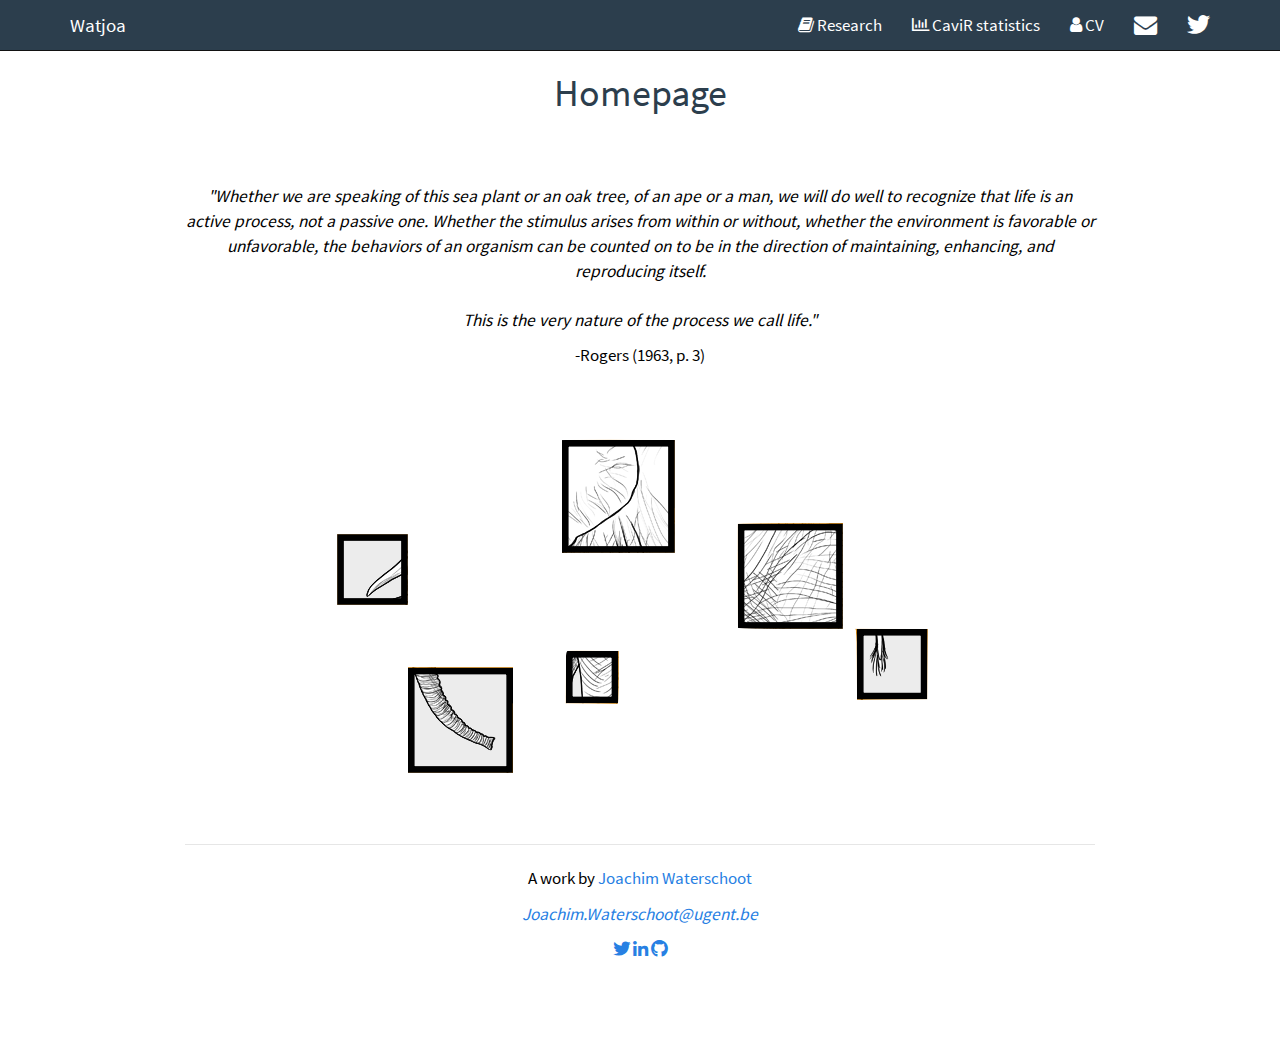
<file: index.html>
<!DOCTYPE html>

<html>

<head>

<meta charset="utf-8" />
<meta name="generator" content="pandoc" />
<meta http-equiv="X-UA-Compatible" content="IE=EDGE" />




<title>Homepage</title>

<script src="site_libs/jquery-1.11.3/jquery.min.js"></script>
<meta name="viewport" content="width=device-width, initial-scale=1" />
<link href="site_libs/bootstrap-3.3.5/css/cosmo.min.css" rel="stylesheet" />
<script src="site_libs/bootstrap-3.3.5/js/bootstrap.min.js"></script>
<script src="site_libs/bootstrap-3.3.5/shim/html5shiv.min.js"></script>
<script src="site_libs/bootstrap-3.3.5/shim/respond.min.js"></script>
<script src="site_libs/navigation-1.1/tabsets.js"></script>
<link href="site_libs/highlightjs-9.12.0/default.css" rel="stylesheet" />
<script src="site_libs/highlightjs-9.12.0/highlight.js"></script>
<link href="site_libs/font-awesome-5.1.0/css/all.css" rel="stylesheet" />
<link href="site_libs/font-awesome-5.1.0/css/v4-shims.css" rel="stylesheet" />

<style type="text/css">code{white-space: pre;}</style>
<style type="text/css">
  pre:not([class]) {
    background-color: white;
  }
</style>
<script type="text/javascript">
if (window.hljs) {
  hljs.configure({languages: []});
  hljs.initHighlightingOnLoad();
  if (document.readyState && document.readyState === "complete") {
    window.setTimeout(function() { hljs.initHighlighting(); }, 0);
  }
}
</script>



<style type="text/css">
h1 {
  font-size: 34px;
}
h1.title {
  font-size: 38px;
}
h2 {
  font-size: 30px;
}
h3 {
  font-size: 24px;
}
h4 {
  font-size: 18px;
}
h5 {
  font-size: 16px;
}
h6 {
  font-size: 12px;
}
.table th:not([align]) {
  text-align: left;
}
</style>

<link rel="stylesheet" href="landing-page.css" type="text/css" />



<style type = "text/css">
.main-container {
  max-width: 940px;
  margin-left: auto;
  margin-right: auto;
}
code {
  color: inherit;
  background-color: rgba(0, 0, 0, 0.04);
}
img {
  max-width:100%;
}
.tabbed-pane {
  padding-top: 12px;
}
.html-widget {
  margin-bottom: 20px;
}
button.code-folding-btn:focus {
  outline: none;
}
summary {
  display: list-item;
}
</style>


<style type="text/css">
/* padding for bootstrap navbar */
body {
  padding-top: 51px;
  padding-bottom: 40px;
}
/* offset scroll position for anchor links (for fixed navbar)  */
.section h1 {
  padding-top: 56px;
  margin-top: -56px;
}
.section h2 {
  padding-top: 56px;
  margin-top: -56px;
}
.section h3 {
  padding-top: 56px;
  margin-top: -56px;
}
.section h4 {
  padding-top: 56px;
  margin-top: -56px;
}
.section h5 {
  padding-top: 56px;
  margin-top: -56px;
}
.section h6 {
  padding-top: 56px;
  margin-top: -56px;
}
.dropdown-submenu {
  position: relative;
}
.dropdown-submenu>.dropdown-menu {
  top: 0;
  left: 100%;
  margin-top: -6px;
  margin-left: -1px;
  border-radius: 0 6px 6px 6px;
}
.dropdown-submenu:hover>.dropdown-menu {
  display: block;
}
.dropdown-submenu>a:after {
  display: block;
  content: " ";
  float: right;
  width: 0;
  height: 0;
  border-color: transparent;
  border-style: solid;
  border-width: 5px 0 5px 5px;
  border-left-color: #cccccc;
  margin-top: 5px;
  margin-right: -10px;
}
.dropdown-submenu:hover>a:after {
  border-left-color: #ffffff;
}
.dropdown-submenu.pull-left {
  float: none;
}
.dropdown-submenu.pull-left>.dropdown-menu {
  left: -100%;
  margin-left: 10px;
  border-radius: 6px 0 6px 6px;
}
</style>

<script>
// manage active state of menu based on current page
$(document).ready(function () {
  // active menu anchor
  href = window.location.pathname
  href = href.substr(href.lastIndexOf('/') + 1)
  if (href === "")
    href = "index.html";
  var menuAnchor = $('a[href="' + href + '"]');

  // mark it active
  menuAnchor.parent().addClass('active');

  // if it's got a parent navbar menu mark it active as well
  menuAnchor.closest('li.dropdown').addClass('active');
});
</script>

<!-- tabsets -->

<style type="text/css">
.tabset-dropdown > .nav-tabs {
  display: inline-table;
  max-height: 500px;
  min-height: 44px;
  overflow-y: auto;
  background: white;
  border: 1px solid #ddd;
  border-radius: 4px;
}

.tabset-dropdown > .nav-tabs > li.active:before {
  content: "";
  font-family: 'Glyphicons Halflings';
  display: inline-block;
  padding: 10px;
  border-right: 1px solid #ddd;
}

.tabset-dropdown > .nav-tabs.nav-tabs-open > li.active:before {
  content: "&#xe258;";
  border: none;
}

.tabset-dropdown > .nav-tabs.nav-tabs-open:before {
  content: "";
  font-family: 'Glyphicons Halflings';
  display: inline-block;
  padding: 10px;
  border-right: 1px solid #ddd;
}

.tabset-dropdown > .nav-tabs > li.active {
  display: block;
}

.tabset-dropdown > .nav-tabs > li > a,
.tabset-dropdown > .nav-tabs > li > a:focus,
.tabset-dropdown > .nav-tabs > li > a:hover {
  border: none;
  display: inline-block;
  border-radius: 4px;
  background-color: transparent;
}

.tabset-dropdown > .nav-tabs.nav-tabs-open > li {
  display: block;
  float: none;
}

.tabset-dropdown > .nav-tabs > li {
  display: none;
}
</style>

<!-- code folding -->




</head>

<body>


<div class="container-fluid main-container">




<div class="navbar navbar-default  navbar-fixed-top" role="navigation">
  <div class="container">
    <div class="navbar-header">
      <button type="button" class="navbar-toggle collapsed" data-toggle="collapse" data-target="#navbar">
        <span class="icon-bar"></span>
        <span class="icon-bar"></span>
        <span class="icon-bar"></span>
      </button>
      <a class="navbar-brand" href="index.html">Watjoa</a>
    </div>
    <div id="navbar" class="navbar-collapse collapse">
      <ul class="nav navbar-nav">
        
      </ul>
      <ul class="nav navbar-nav navbar-right">
        <li>
  <a href="Research.html">
    <span class="fa fa-book"></span>
     
    Research
  </a>
</li>
<li>
  <a href="https://watjoa.github.io/CaviRstatistics/">
    <span class="fa fa-bar-chart"></span>
     
    CaviR statistics
  </a>
</li>
<li>
  <a href="download/cv-master/cv.html">
    <span class="fa fa fa fa-user"></span>
     
    CV
  </a>
</li>
<li>
  <a href="https://www.vopspsy.ugent.be/mail/mailme.php?own=Joachim%20Waterschoot">
    <span class="fa fa-envelope fa-lg"></span>
     
  </a>
</li>
<li>
  <a href="https://twitter.com/Watjoa">
    <span class="fa fa-twitter fa-lg"></span>
     
  </a>
</li>
      </ul>
    </div><!--/.nav-collapse -->
  </div><!--/.container -->
</div><!--/.navbar -->

<div class="fluid-row" id="header">



<h1 class="title toc-ignore">Homepage</h1>

</div>


<p><br> <br></p>
<center>
<p><em>&quot;Whether we are speaking of this sea plant or an oak tree, of an ape or a man, we will do well to recognize that life is an active process, not a passive one. Whether the stimulus arises from within or without, whether the environment is favorable or unfavorable, the behaviors of an organism can be counted on to be in the direction of maintaining, enhancing, and reproducing itself.</em> <br> <br> <em>This is the very nature of the process we call life.&quot;</em></p>
<p>-Rogers (1963, p. 3)</p>
<img src="part.png" />
</center>
 
<hr />
<p style="text-align: center;">
A work by <a href="www.ugent.be/dodentocht">Joachim Waterschoot</a>
</p>
<p style="text-align: center;">
<span style="color: #808080;"><em><a href="mailto:Joachim.Waterschoot@ugent.be" class="email">Joachim.Waterschoot@ugent.be</a></em></span>
</p>
<!-- Add icon library -->
<p><link rel="stylesheet" href="https://cdnjs.cloudflare.com/ajax/libs/font-awesome/4.7.0/css/font-awesome.min.css"></p>
<!-- Add font awesome icons -->
<p style="text-align: center;">
<a href="https://twitter.com/watjoa" class="fa fa-twitter"></a> <a href="https://www.linkedin.com/in/watjoa/" class="fa fa-linkedin"></a> <a href="https://github.com/watjoa/" class="fa fa-github"></a>
</p>
<p> </p>




</div>

<script>

// add bootstrap table styles to pandoc tables
function bootstrapStylePandocTables() {
  $('tr.header').parent('thead').parent('table').addClass('table table-condensed');
}
$(document).ready(function () {
  bootstrapStylePandocTables();
});


</script>

<!-- tabsets -->

<script>
$(document).ready(function () {
  window.buildTabsets("TOC");
});

$(document).ready(function () {
  $('.tabset-dropdown > .nav-tabs > li').click(function () {
    $(this).parent().toggleClass('nav-tabs-open')
  });
});
</script>

<!-- code folding -->


<!-- dynamically load mathjax for compatibility with self-contained -->
<script>
  (function () {
    var script = document.createElement("script");
    script.type = "text/javascript";
    script.src  = "https://mathjax.rstudio.com/latest/MathJax.js?config=TeX-AMS-MML_HTMLorMML";
    document.getElementsByTagName("head")[0].appendChild(script);
  })();
</script>

</body>
</html>
</file>
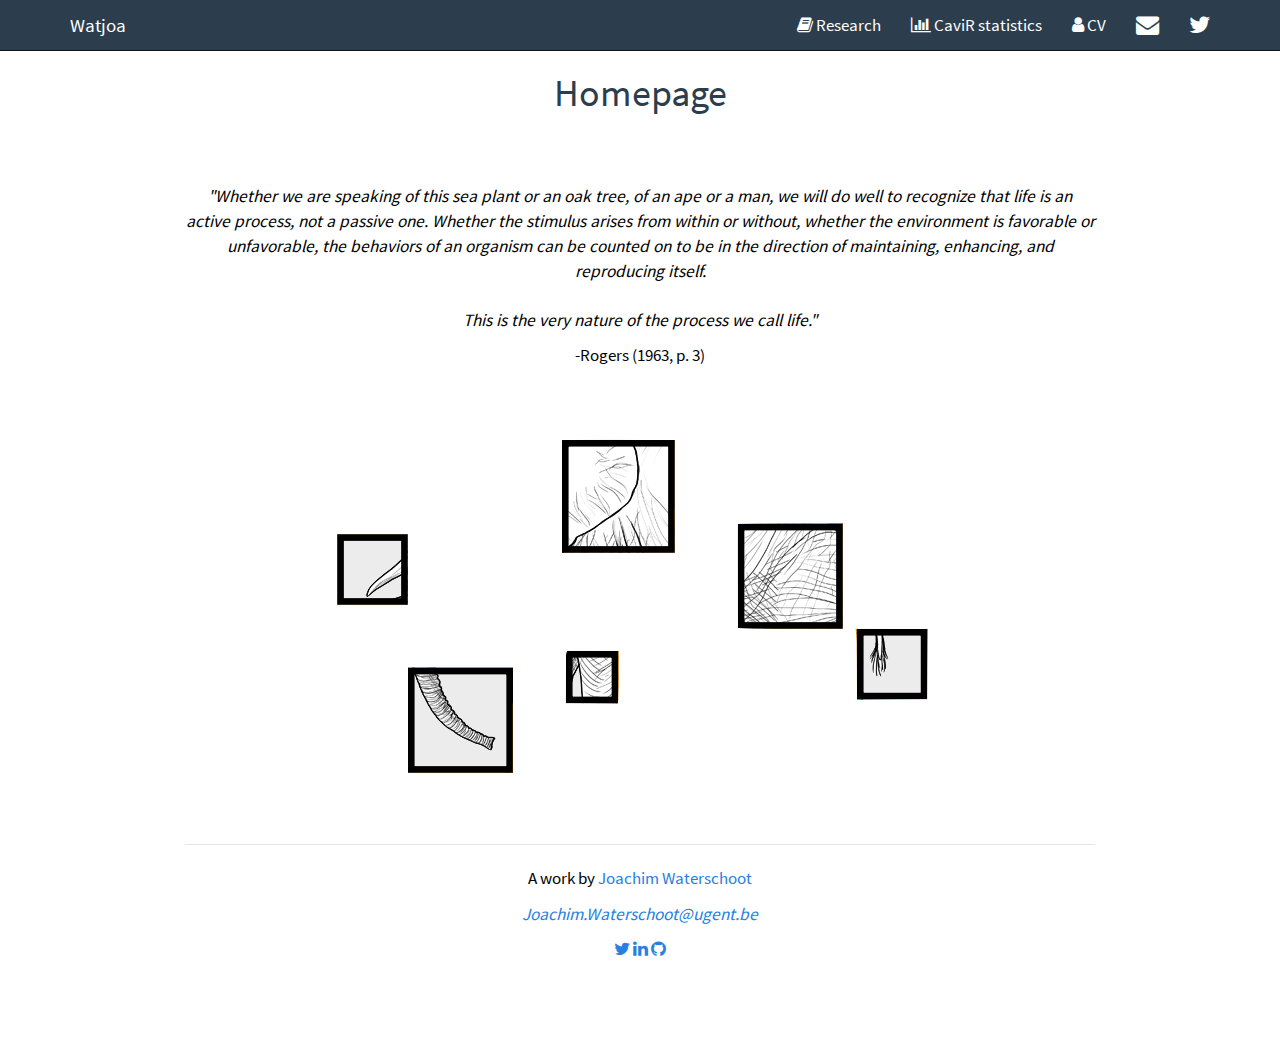
<file: index.knit.html>
<!DOCTYPE html>

<html>

<head>

<meta charset="utf-8" />
<meta name="generator" content="pandoc" />
<meta http-equiv="X-UA-Compatible" content="IE=EDGE" />




<title>Homepage</title>

<script src="site_libs/jquery-1.11.3/jquery.min.js"></script>
<meta name="viewport" content="width=device-width, initial-scale=1" />
<link href="site_libs/bootstrap-3.3.5/css/cosmo.min.css" rel="stylesheet" />
<script src="site_libs/bootstrap-3.3.5/js/bootstrap.min.js"></script>
<script src="site_libs/bootstrap-3.3.5/shim/html5shiv.min.js"></script>
<script src="site_libs/bootstrap-3.3.5/shim/respond.min.js"></script>
<script src="site_libs/navigation-1.1/tabsets.js"></script>
<link href="site_libs/highlightjs-9.12.0/default.css" rel="stylesheet" />
<script src="site_libs/highlightjs-9.12.0/highlight.js"></script>

<style type="text/css">code{white-space: pre;}</style>
<style type="text/css">
  pre:not([class]) {
    background-color: white;
  }
</style>
<script type="text/javascript">
if (window.hljs) {
  hljs.configure({languages: []});
  hljs.initHighlightingOnLoad();
  if (document.readyState && document.readyState === "complete") {
    window.setTimeout(function() { hljs.initHighlighting(); }, 0);
  }
}
</script>



<style type="text/css">
h1 {
  font-size: 34px;
}
h1.title {
  font-size: 38px;
}
h2 {
  font-size: 30px;
}
h3 {
  font-size: 24px;
}
h4 {
  font-size: 18px;
}
h5 {
  font-size: 16px;
}
h6 {
  font-size: 12px;
}
.table th:not([align]) {
  text-align: left;
}
</style>

<link rel="stylesheet" href="landing-page.css" type="text/css" />



<style type = "text/css">
.main-container {
  max-width: 940px;
  margin-left: auto;
  margin-right: auto;
}
code {
  color: inherit;
  background-color: rgba(0, 0, 0, 0.04);
}
img {
  max-width:100%;
}
.tabbed-pane {
  padding-top: 12px;
}
.html-widget {
  margin-bottom: 20px;
}
button.code-folding-btn:focus {
  outline: none;
}
summary {
  display: list-item;
}
</style>


<style type="text/css">
/* padding for bootstrap navbar */
body {
  padding-top: 51px;
  padding-bottom: 40px;
}
/* offset scroll position for anchor links (for fixed navbar)  */
.section h1 {
  padding-top: 56px;
  margin-top: -56px;
}
.section h2 {
  padding-top: 56px;
  margin-top: -56px;
}
.section h3 {
  padding-top: 56px;
  margin-top: -56px;
}
.section h4 {
  padding-top: 56px;
  margin-top: -56px;
}
.section h5 {
  padding-top: 56px;
  margin-top: -56px;
}
.section h6 {
  padding-top: 56px;
  margin-top: -56px;
}
.dropdown-submenu {
  position: relative;
}
.dropdown-submenu>.dropdown-menu {
  top: 0;
  left: 100%;
  margin-top: -6px;
  margin-left: -1px;
  border-radius: 0 6px 6px 6px;
}
.dropdown-submenu:hover>.dropdown-menu {
  display: block;
}
.dropdown-submenu>a:after {
  display: block;
  content: " ";
  float: right;
  width: 0;
  height: 0;
  border-color: transparent;
  border-style: solid;
  border-width: 5px 0 5px 5px;
  border-left-color: #cccccc;
  margin-top: 5px;
  margin-right: -10px;
}
.dropdown-submenu:hover>a:after {
  border-left-color: #ffffff;
}
.dropdown-submenu.pull-left {
  float: none;
}
.dropdown-submenu.pull-left>.dropdown-menu {
  left: -100%;
  margin-left: 10px;
  border-radius: 6px 0 6px 6px;
}
</style>

<script>
// manage active state of menu based on current page
$(document).ready(function () {
  // active menu anchor
  href = window.location.pathname
  href = href.substr(href.lastIndexOf('/') + 1)
  if (href === "")
    href = "index.html";
  var menuAnchor = $('a[href="' + href + '"]');

  // mark it active
  menuAnchor.parent().addClass('active');

  // if it's got a parent navbar menu mark it active as well
  menuAnchor.closest('li.dropdown').addClass('active');
});
</script>

<!-- tabsets -->

<style type="text/css">
.tabset-dropdown > .nav-tabs {
  display: inline-table;
  max-height: 500px;
  min-height: 44px;
  overflow-y: auto;
  background: white;
  border: 1px solid #ddd;
  border-radius: 4px;
}

.tabset-dropdown > .nav-tabs > li.active:before {
  content: "";
  font-family: 'Glyphicons Halflings';
  display: inline-block;
  padding: 10px;
  border-right: 1px solid #ddd;
}

.tabset-dropdown > .nav-tabs.nav-tabs-open > li.active:before {
  content: "&#xe258;";
  border: none;
}

.tabset-dropdown > .nav-tabs.nav-tabs-open:before {
  content: "";
  font-family: 'Glyphicons Halflings';
  display: inline-block;
  padding: 10px;
  border-right: 1px solid #ddd;
}

.tabset-dropdown > .nav-tabs > li.active {
  display: block;
}

.tabset-dropdown > .nav-tabs > li > a,
.tabset-dropdown > .nav-tabs > li > a:focus,
.tabset-dropdown > .nav-tabs > li > a:hover {
  border: none;
  display: inline-block;
  border-radius: 4px;
  background-color: transparent;
}

.tabset-dropdown > .nav-tabs.nav-tabs-open > li {
  display: block;
  float: none;
}

.tabset-dropdown > .nav-tabs > li {
  display: none;
}
</style>

<!-- code folding -->




</head>

<body>


<div class="container-fluid main-container">




<div class="navbar navbar-default  navbar-fixed-top" role="navigation">
  <div class="container">
    <div class="navbar-header">
      <button type="button" class="navbar-toggle collapsed" data-toggle="collapse" data-target="#navbar">
        <span class="icon-bar"></span>
        <span class="icon-bar"></span>
        <span class="icon-bar"></span>
      </button>
      <a class="navbar-brand" href="index.html">Watjoa</a>
    </div>
    <div id="navbar" class="navbar-collapse collapse">
      <ul class="nav navbar-nav">
        
      </ul>
      <ul class="nav navbar-nav navbar-right">
        <li>
  <a href="Research.html">
    <span class="fa fa-book"></span>
     
    Research
  </a>
</li>
<li>
  <a href="https://watjoa.github.io/CaviRstatistics/">
    <span class="fa fa-bar-chart"></span>
     
    CaviR statistics
  </a>
</li>
<li>
  <a href="download/cv-master/cv.html">
    <span class="fa fa fa fa-user"></span>
     
    CV
  </a>
</li>
<li>
  <a href="https://www.vopspsy.ugent.be/mail/mailme.php?own=Joachim%20Waterschoot">
    <span class="fa fa-envelope fa-lg"></span>
     
  </a>
</li>
<li>
  <a href="https://twitter.com/Watjoa">
    <span class="fa fa-twitter fa-lg"></span>
     
  </a>
</li>
      </ul>
    </div><!--/.nav-collapse -->
  </div><!--/.container -->
</div><!--/.navbar -->

<div class="fluid-row" id="header">



<h1 class="title toc-ignore">Homepage</h1>

</div>


<p><br> <br></p>
<center>
<p><em>&quot;Whether we are speaking of this sea plant or an oak tree, of an ape or a man, we will do well to recognize that life is an active process, not a passive one. Whether the stimulus arises from within or without, whether the environment is favorable or unfavorable, the behaviors of an organism can be counted on to be in the direction of maintaining, enhancing, and reproducing itself.</em> <br> <br> <em>This is the very nature of the process we call life.&quot;</em></p>
<p>-Rogers (1963, p. 3)</p>
<img src="part.png" />
</center>
 
<hr />
<p style="text-align: center;">
A work by <a href="www.ugent.be/dodentocht">Joachim Waterschoot</a>
</p>
<p style="text-align: center;">
<span style="color: #808080;"><em><a href="mailto:Joachim.Waterschoot@ugent.be" class="email">Joachim.Waterschoot@ugent.be</a></em></span>
</p>
<!-- Add icon library -->
<p><link rel="stylesheet" href="https://cdnjs.cloudflare.com/ajax/libs/font-awesome/4.7.0/css/font-awesome.min.css"></p>
<!-- Add font awesome icons -->
<p style="text-align: center;">
<a href="https://twitter.com/watjoa" class="fa fa-twitter"></a> <a href="https://www.linkedin.com/in/watjoa/" class="fa fa-linkedin"></a> <a href="https://github.com/watjoa/" class="fa fa-github"></a>
</p>
<p> </p>




</div>

<script>

// add bootstrap table styles to pandoc tables
function bootstrapStylePandocTables() {
  $('tr.header').parent('thead').parent('table').addClass('table table-condensed');
}
$(document).ready(function () {
  bootstrapStylePandocTables();
});


</script>

<!-- tabsets -->

<script>
$(document).ready(function () {
  window.buildTabsets("TOC");
});

$(document).ready(function () {
  $('.tabset-dropdown > .nav-tabs > li').click(function () {
    $(this).parent().toggleClass('nav-tabs-open')
  });
});
</script>

<!-- code folding -->


<!-- dynamically load mathjax for compatibility with self-contained -->
<script>
  (function () {
    var script = document.createElement("script");
    script.type = "text/javascript";
    script.src  = "https://mathjax.rstudio.com/latest/MathJax.js?config=TeX-AMS-MML_HTMLorMML";
    document.getElementsByTagName("head")[0].appendChild(script);
  })();
</script>

</body>
</html>
</file>
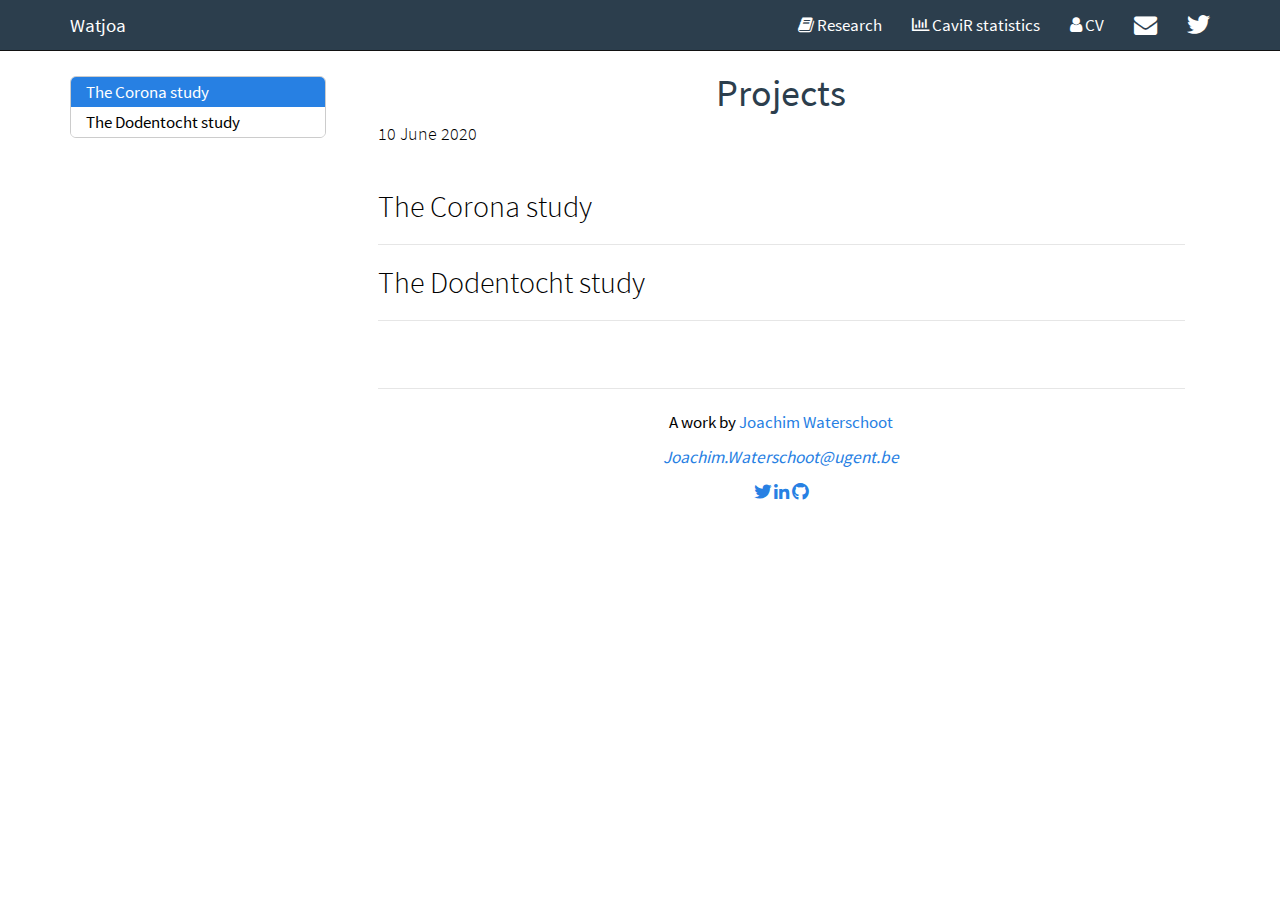
<file: Projects.html>
<!DOCTYPE html>

<html>

<head>

<meta charset="utf-8" />
<meta name="generator" content="pandoc" />
<meta http-equiv="X-UA-Compatible" content="IE=EDGE" />


<meta name="author" content="10 June 2020" />


<title>Projects</title>

<script src="site_libs/jquery-1.11.3/jquery.min.js"></script>
<meta name="viewport" content="width=device-width, initial-scale=1" />
<link href="site_libs/bootstrap-3.3.5/css/cosmo.min.css" rel="stylesheet" />
<script src="site_libs/bootstrap-3.3.5/js/bootstrap.min.js"></script>
<script src="site_libs/bootstrap-3.3.5/shim/html5shiv.min.js"></script>
<script src="site_libs/bootstrap-3.3.5/shim/respond.min.js"></script>
<script src="site_libs/jqueryui-1.11.4/jquery-ui.min.js"></script>
<link href="site_libs/tocify-1.9.1/jquery.tocify.css" rel="stylesheet" />
<script src="site_libs/tocify-1.9.1/jquery.tocify.js"></script>
<script src="site_libs/navigation-1.1/tabsets.js"></script>
<link href="site_libs/highlightjs-9.12.0/default.css" rel="stylesheet" />
<script src="site_libs/highlightjs-9.12.0/highlight.js"></script>
<link href="site_libs/font-awesome-5.1.0/css/all.css" rel="stylesheet" />
<link href="site_libs/font-awesome-5.1.0/css/v4-shims.css" rel="stylesheet" />

<style type="text/css">code{white-space: pre;}</style>
<style type="text/css">
  pre:not([class]) {
    background-color: white;
  }
</style>
<script type="text/javascript">
if (window.hljs) {
  hljs.configure({languages: []});
  hljs.initHighlightingOnLoad();
  if (document.readyState && document.readyState === "complete") {
    window.setTimeout(function() { hljs.initHighlighting(); }, 0);
  }
}
</script>



<style type="text/css">
h1 {
  font-size: 34px;
}
h1.title {
  font-size: 38px;
}
h2 {
  font-size: 30px;
}
h3 {
  font-size: 24px;
}
h4 {
  font-size: 18px;
}
h5 {
  font-size: 16px;
}
h6 {
  font-size: 12px;
}
.table th:not([align]) {
  text-align: left;
}
</style>

<link rel="stylesheet" href="landing-page.css" type="text/css" />



<style type = "text/css">
.main-container {
  max-width: 940px;
  margin-left: auto;
  margin-right: auto;
}
code {
  color: inherit;
  background-color: rgba(0, 0, 0, 0.04);
}
img {
  max-width:100%;
}
.tabbed-pane {
  padding-top: 12px;
}
.html-widget {
  margin-bottom: 20px;
}
button.code-folding-btn:focus {
  outline: none;
}
summary {
  display: list-item;
}
</style>


<style type="text/css">
/* padding for bootstrap navbar */
body {
  padding-top: 51px;
  padding-bottom: 40px;
}
/* offset scroll position for anchor links (for fixed navbar)  */
.section h1 {
  padding-top: 56px;
  margin-top: -56px;
}
.section h2 {
  padding-top: 56px;
  margin-top: -56px;
}
.section h3 {
  padding-top: 56px;
  margin-top: -56px;
}
.section h4 {
  padding-top: 56px;
  margin-top: -56px;
}
.section h5 {
  padding-top: 56px;
  margin-top: -56px;
}
.section h6 {
  padding-top: 56px;
  margin-top: -56px;
}
.dropdown-submenu {
  position: relative;
}
.dropdown-submenu>.dropdown-menu {
  top: 0;
  left: 100%;
  margin-top: -6px;
  margin-left: -1px;
  border-radius: 0 6px 6px 6px;
}
.dropdown-submenu:hover>.dropdown-menu {
  display: block;
}
.dropdown-submenu>a:after {
  display: block;
  content: " ";
  float: right;
  width: 0;
  height: 0;
  border-color: transparent;
  border-style: solid;
  border-width: 5px 0 5px 5px;
  border-left-color: #cccccc;
  margin-top: 5px;
  margin-right: -10px;
}
.dropdown-submenu:hover>a:after {
  border-left-color: #ffffff;
}
.dropdown-submenu.pull-left {
  float: none;
}
.dropdown-submenu.pull-left>.dropdown-menu {
  left: -100%;
  margin-left: 10px;
  border-radius: 6px 0 6px 6px;
}
</style>

<script>
// manage active state of menu based on current page
$(document).ready(function () {
  // active menu anchor
  href = window.location.pathname
  href = href.substr(href.lastIndexOf('/') + 1)
  if (href === "")
    href = "index.html";
  var menuAnchor = $('a[href="' + href + '"]');

  // mark it active
  menuAnchor.parent().addClass('active');

  // if it's got a parent navbar menu mark it active as well
  menuAnchor.closest('li.dropdown').addClass('active');
});
</script>

<!-- tabsets -->

<style type="text/css">
.tabset-dropdown > .nav-tabs {
  display: inline-table;
  max-height: 500px;
  min-height: 44px;
  overflow-y: auto;
  background: white;
  border: 1px solid #ddd;
  border-radius: 4px;
}

.tabset-dropdown > .nav-tabs > li.active:before {
  content: "";
  font-family: 'Glyphicons Halflings';
  display: inline-block;
  padding: 10px;
  border-right: 1px solid #ddd;
}

.tabset-dropdown > .nav-tabs.nav-tabs-open > li.active:before {
  content: "&#xe258;";
  border: none;
}

.tabset-dropdown > .nav-tabs.nav-tabs-open:before {
  content: "";
  font-family: 'Glyphicons Halflings';
  display: inline-block;
  padding: 10px;
  border-right: 1px solid #ddd;
}

.tabset-dropdown > .nav-tabs > li.active {
  display: block;
}

.tabset-dropdown > .nav-tabs > li > a,
.tabset-dropdown > .nav-tabs > li > a:focus,
.tabset-dropdown > .nav-tabs > li > a:hover {
  border: none;
  display: inline-block;
  border-radius: 4px;
  background-color: transparent;
}

.tabset-dropdown > .nav-tabs.nav-tabs-open > li {
  display: block;
  float: none;
}

.tabset-dropdown > .nav-tabs > li {
  display: none;
}
</style>

<!-- code folding -->



<style type="text/css">

#TOC {
  margin: 25px 0px 20px 0px;
}
@media (max-width: 768px) {
#TOC {
  position: relative;
  width: 100%;
}
}

@media print {
.toc-content {
  /* see https://github.com/w3c/csswg-drafts/issues/4434 */
  float: right;
}
}

.toc-content {
  padding-left: 30px;
  padding-right: 40px;
}

div.main-container {
  max-width: 1200px;
}

div.tocify {
  width: 20%;
  max-width: 260px;
  max-height: 85%;
}

@media (min-width: 768px) and (max-width: 991px) {
  div.tocify {
    width: 25%;
  }
}

@media (max-width: 767px) {
  div.tocify {
    width: 100%;
    max-width: none;
  }
}

.tocify ul, .tocify li {
  line-height: 20px;
}

.tocify-subheader .tocify-item {
  font-size: 0.90em;
}

.tocify .list-group-item {
  border-radius: 0px;
}


</style>



</head>

<body>


<div class="container-fluid main-container">


<!-- setup 3col/9col grid for toc_float and main content  -->
<div class="row-fluid">
<div class="col-xs-12 col-sm-4 col-md-3">
<div id="TOC" class="tocify">
</div>
</div>

<div class="toc-content col-xs-12 col-sm-8 col-md-9">




<div class="navbar navbar-default  navbar-fixed-top" role="navigation">
  <div class="container">
    <div class="navbar-header">
      <button type="button" class="navbar-toggle collapsed" data-toggle="collapse" data-target="#navbar">
        <span class="icon-bar"></span>
        <span class="icon-bar"></span>
        <span class="icon-bar"></span>
      </button>
      <a class="navbar-brand" href="index.html">Watjoa</a>
    </div>
    <div id="navbar" class="navbar-collapse collapse">
      <ul class="nav navbar-nav">
        
      </ul>
      <ul class="nav navbar-nav navbar-right">
        <li>
  <a href="Research.html">
    <span class="fa fa-book"></span>
     
    Research
  </a>
</li>
<li>
  <a href="http://www.cavirstatistics.com/">
    <span class="fa fa-bar-chart"></span>
     
    CaviR statistics
  </a>
</li>
<li>
  <a href="download/cv-master/cv.html">
    <span class="fa fa fa fa-user"></span>
     
    CV
  </a>
</li>
<li>
  <a href="https://www.vopspsy.ugent.be/mail/mailme.php?own=Joachim%20Waterschoot">
    <span class="fa fa-envelope fa-lg"></span>
     
  </a>
</li>
<li>
  <a href="https://twitter.com/Watjoa">
    <span class="fa fa-twitter fa-lg"></span>
     
  </a>
</li>
      </ul>
    </div><!--/.nav-collapse -->
  </div><!--/.container -->
</div><!--/.navbar -->

<div class="fluid-row" id="header">



<h1 class="title toc-ignore">Projects</h1>
<h4 class="author">10 June 2020</h4>

</div>


<p><br></p>
<div id="the-corona-study" class="section level2">
<h2>The Corona study</h2>
<hr />
</div>
<div id="the-dodentocht-study" class="section level2">
<h2>The Dodentocht study</h2>
<hr />
 
<hr />
<p style="text-align: center;">
A work by <a href="www.ugent.be/dodentocht">Joachim Waterschoot</a>
</p>
<p style="text-align: center;">
<span style="color: #808080;"><em><a href="mailto:Joachim.Waterschoot@ugent.be" class="email">Joachim.Waterschoot@ugent.be</a></em></span>
</p>
<!-- Add icon library -->
<p><link rel="stylesheet" href="https://cdnjs.cloudflare.com/ajax/libs/font-awesome/4.7.0/css/font-awesome.min.css"></p>
<!-- Add font awesome icons -->
<p style="text-align: center;">
<a href="https://twitter.com/watjoa" class="fa fa-twitter"></a> <a href="https://www.linkedin.com/in/watjoa/" class="fa fa-linkedin"></a> <a href="https://github.com/watjoa/" class="fa fa-github"></a>
</p>
<p> </p>
</div>



</div>
</div>

</div>

<script>

// add bootstrap table styles to pandoc tables
function bootstrapStylePandocTables() {
  $('tr.header').parent('thead').parent('table').addClass('table table-condensed');
}
$(document).ready(function () {
  bootstrapStylePandocTables();
});


</script>

<!-- tabsets -->

<script>
$(document).ready(function () {
  window.buildTabsets("TOC");
});

$(document).ready(function () {
  $('.tabset-dropdown > .nav-tabs > li').click(function () {
    $(this).parent().toggleClass('nav-tabs-open')
  });
});
</script>

<!-- code folding -->

<script>
$(document).ready(function ()  {

    // move toc-ignore selectors from section div to header
    $('div.section.toc-ignore')
        .removeClass('toc-ignore')
        .children('h1,h2,h3,h4,h5').addClass('toc-ignore');

    // establish options
    var options = {
      selectors: "h1,h2,h3",
      theme: "bootstrap3",
      context: '.toc-content',
      hashGenerator: function (text) {
        return text.replace(/[.\\/?&!#<>]/g, '').replace(/\s/g, '_');
      },
      ignoreSelector: ".toc-ignore",
      scrollTo: 0
    };
    options.showAndHide = true;
    options.smoothScroll = true;

    // tocify
    var toc = $("#TOC").tocify(options).data("toc-tocify");
});
</script>

<!-- dynamically load mathjax for compatibility with self-contained -->
<script>
  (function () {
    var script = document.createElement("script");
    script.type = "text/javascript";
    script.src  = "https://mathjax.rstudio.com/latest/MathJax.js?config=TeX-AMS-MML_HTMLorMML";
    document.getElementsByTagName("head")[0].appendChild(script);
  })();
</script>

</body>
</html>
</file>
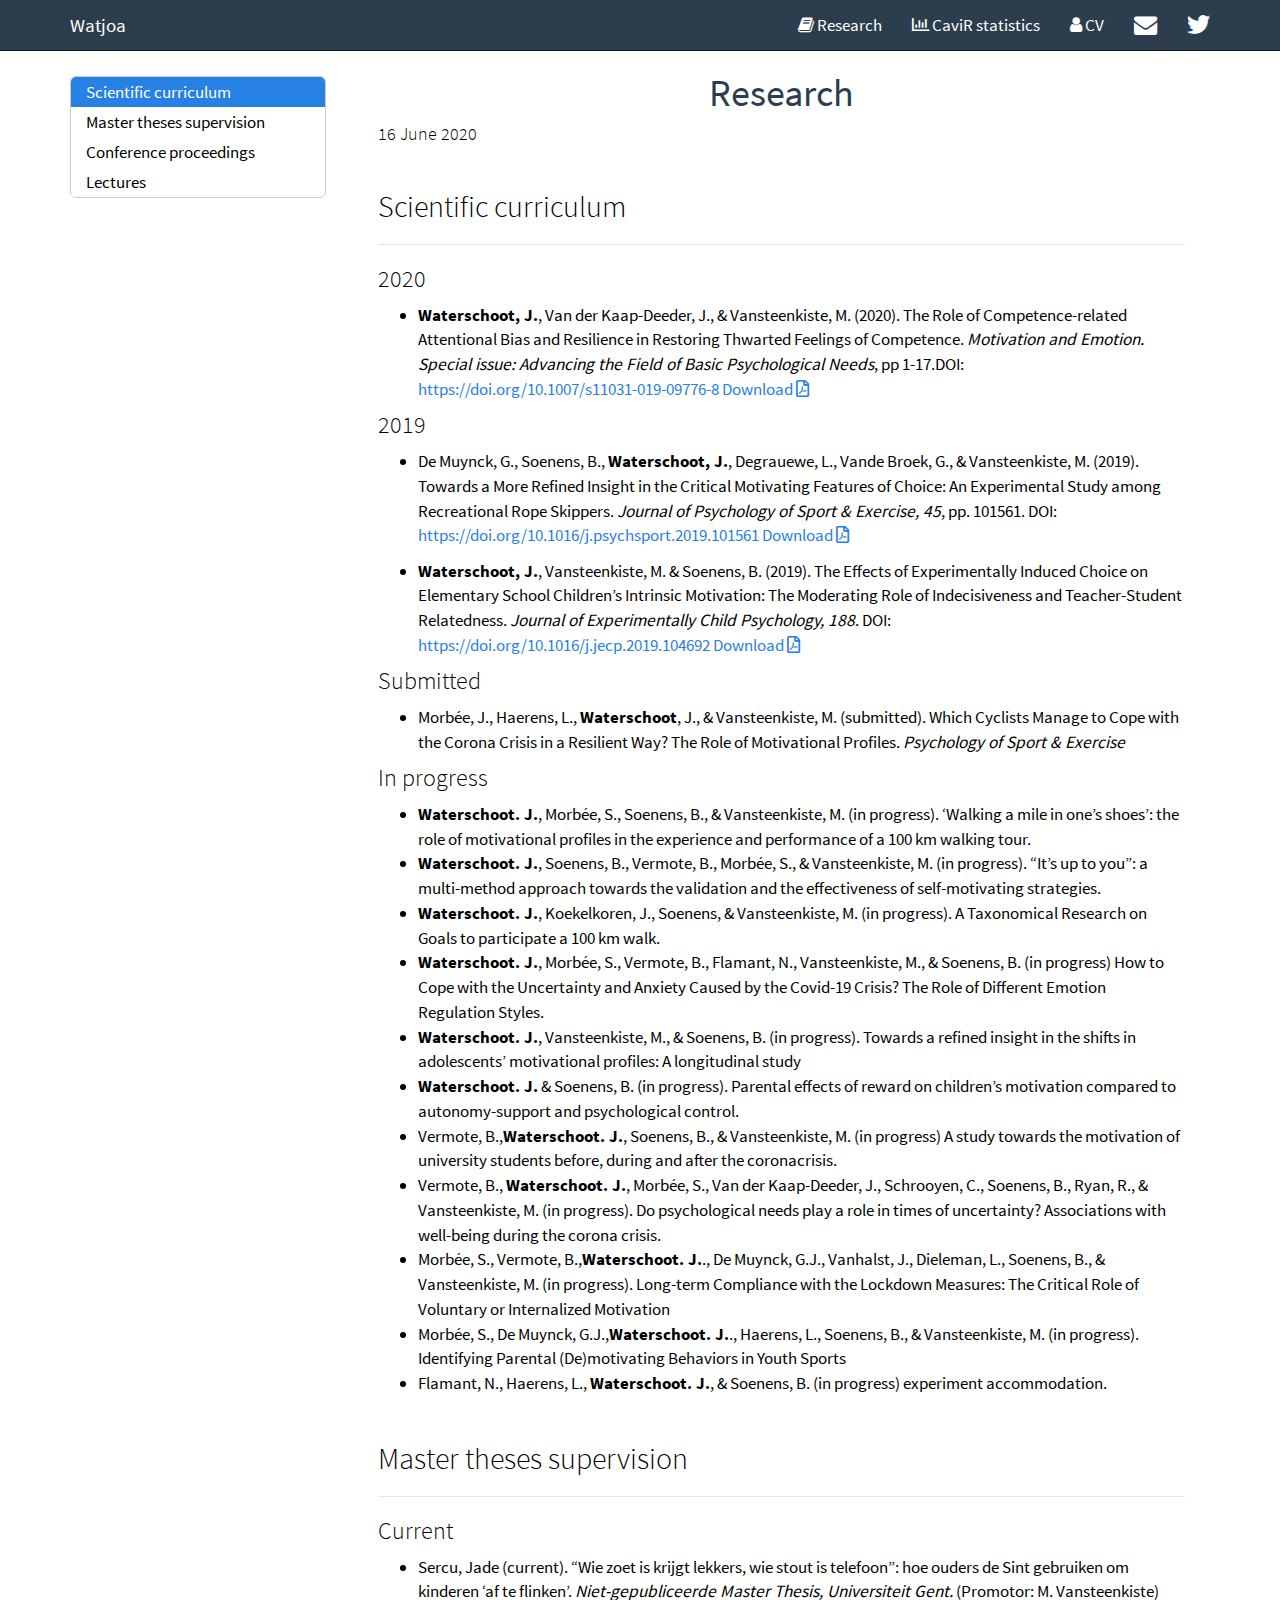
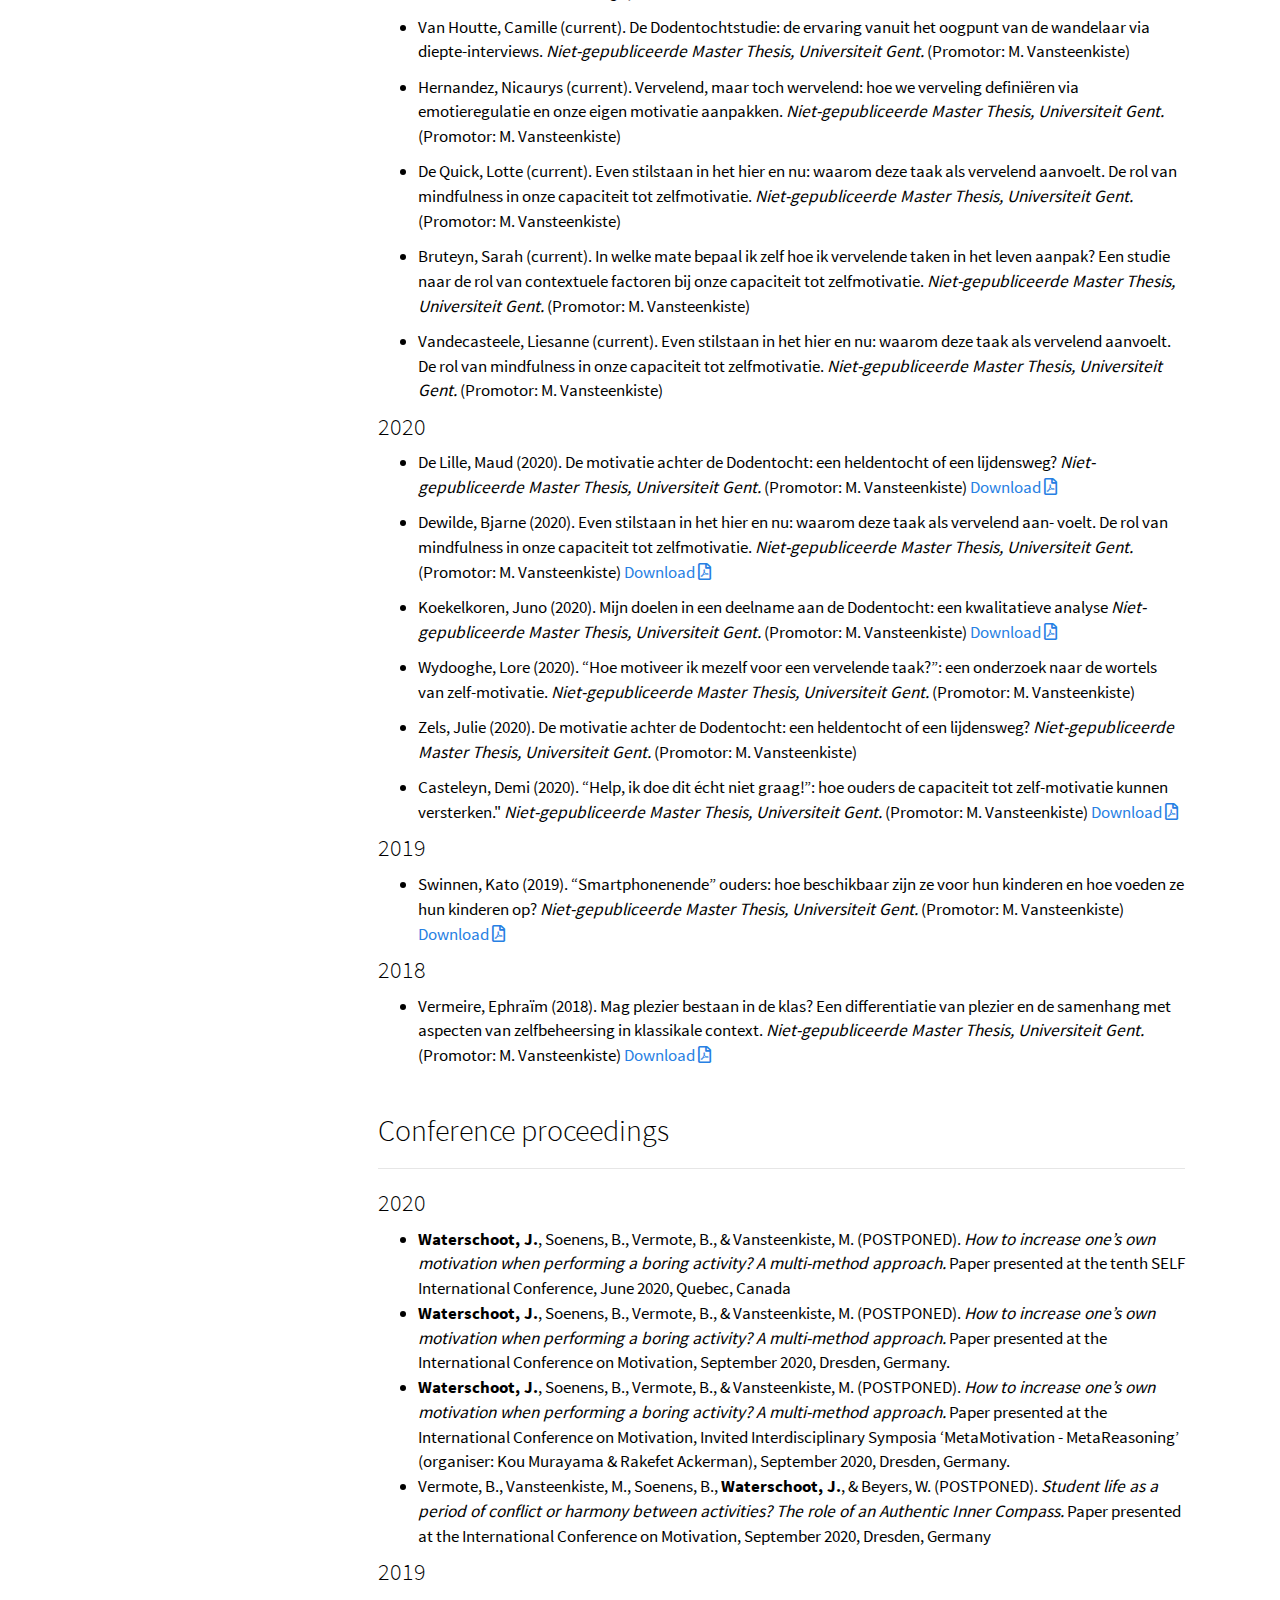
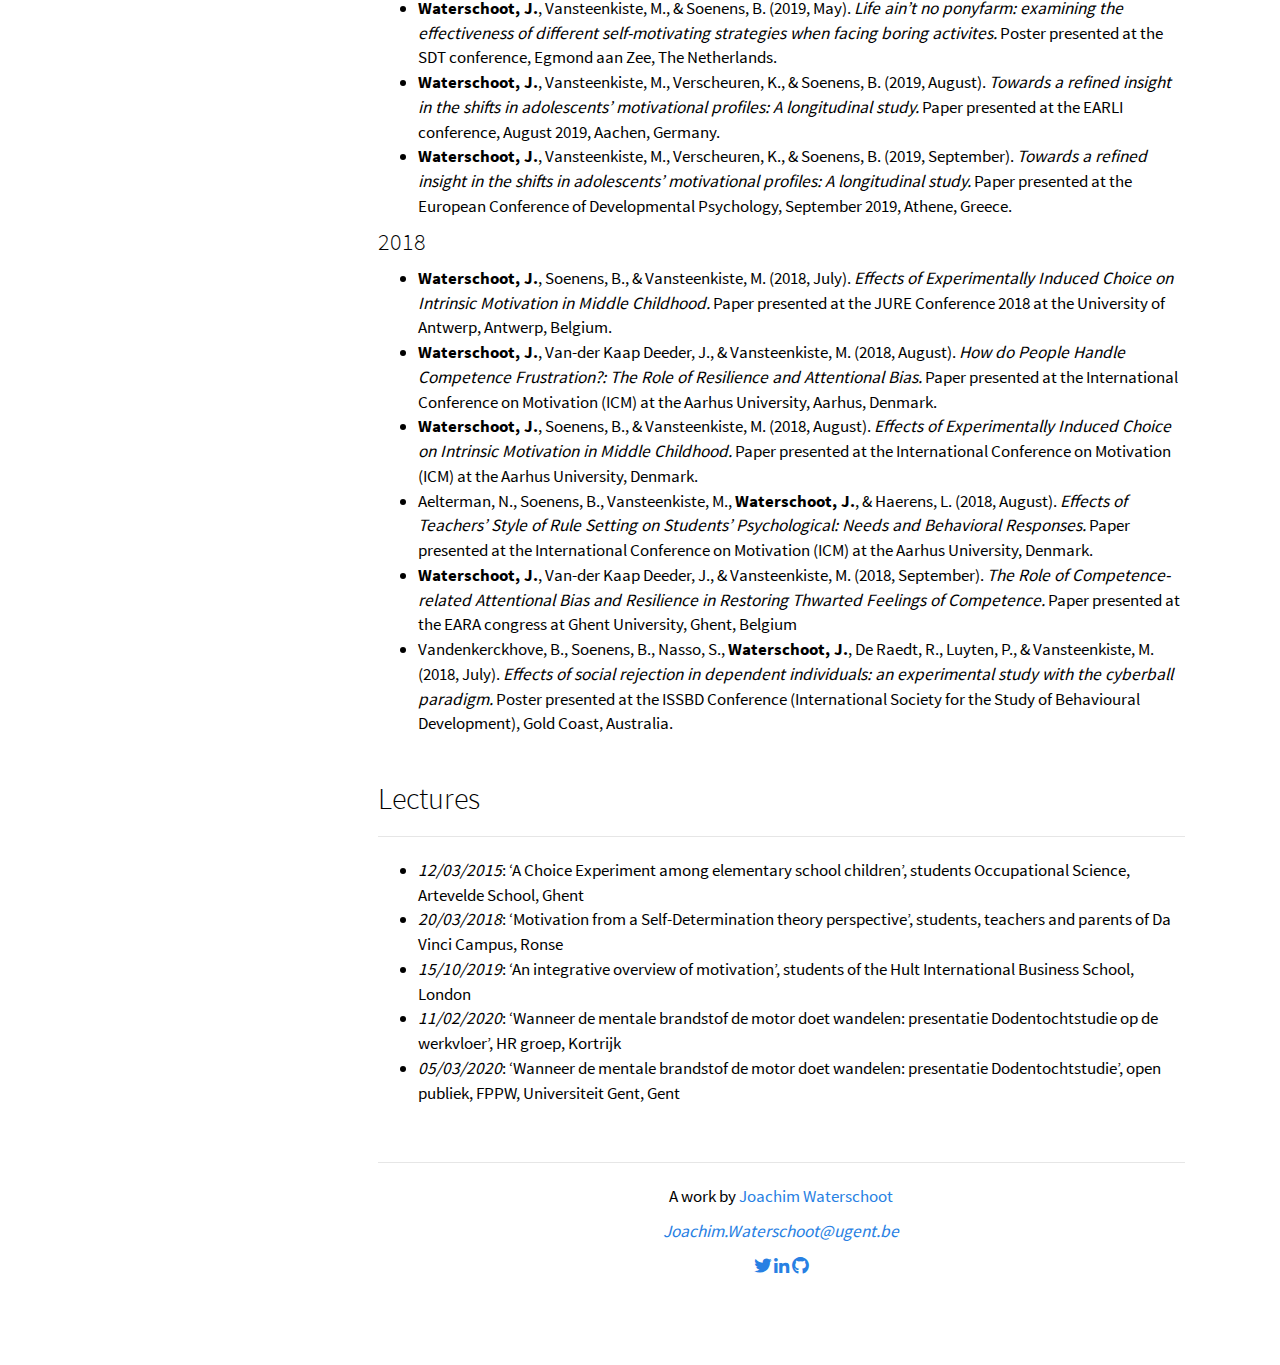
<file: Research.html>
<!DOCTYPE html>

<html>

<head>

<meta charset="utf-8" />
<meta name="generator" content="pandoc" />
<meta http-equiv="X-UA-Compatible" content="IE=EDGE" />


<meta name="author" content="16 June 2020" />


<title>Research</title>

<script src="site_libs/jquery-1.11.3/jquery.min.js"></script>
<meta name="viewport" content="width=device-width, initial-scale=1" />
<link href="site_libs/bootstrap-3.3.5/css/cosmo.min.css" rel="stylesheet" />
<script src="site_libs/bootstrap-3.3.5/js/bootstrap.min.js"></script>
<script src="site_libs/bootstrap-3.3.5/shim/html5shiv.min.js"></script>
<script src="site_libs/bootstrap-3.3.5/shim/respond.min.js"></script>
<script src="site_libs/jqueryui-1.11.4/jquery-ui.min.js"></script>
<link href="site_libs/tocify-1.9.1/jquery.tocify.css" rel="stylesheet" />
<script src="site_libs/tocify-1.9.1/jquery.tocify.js"></script>
<script src="site_libs/navigation-1.1/tabsets.js"></script>
<link href="site_libs/highlightjs-9.12.0/default.css" rel="stylesheet" />
<script src="site_libs/highlightjs-9.12.0/highlight.js"></script>
<link href="site_libs/font-awesome-5.1.0/css/all.css" rel="stylesheet" />
<link href="site_libs/font-awesome-5.1.0/css/v4-shims.css" rel="stylesheet" />

<style type="text/css">code{white-space: pre;}</style>
<style type="text/css">
  pre:not([class]) {
    background-color: white;
  }
</style>
<script type="text/javascript">
if (window.hljs) {
  hljs.configure({languages: []});
  hljs.initHighlightingOnLoad();
  if (document.readyState && document.readyState === "complete") {
    window.setTimeout(function() { hljs.initHighlighting(); }, 0);
  }
}
</script>



<style type="text/css">
h1 {
  font-size: 34px;
}
h1.title {
  font-size: 38px;
}
h2 {
  font-size: 30px;
}
h3 {
  font-size: 24px;
}
h4 {
  font-size: 18px;
}
h5 {
  font-size: 16px;
}
h6 {
  font-size: 12px;
}
.table th:not([align]) {
  text-align: left;
}
</style>

<link rel="stylesheet" href="landing-page.css" type="text/css" />



<style type = "text/css">
.main-container {
  max-width: 940px;
  margin-left: auto;
  margin-right: auto;
}
code {
  color: inherit;
  background-color: rgba(0, 0, 0, 0.04);
}
img {
  max-width:100%;
}
.tabbed-pane {
  padding-top: 12px;
}
.html-widget {
  margin-bottom: 20px;
}
button.code-folding-btn:focus {
  outline: none;
}
summary {
  display: list-item;
}
</style>


<style type="text/css">
/* padding for bootstrap navbar */
body {
  padding-top: 51px;
  padding-bottom: 40px;
}
/* offset scroll position for anchor links (for fixed navbar)  */
.section h1 {
  padding-top: 56px;
  margin-top: -56px;
}
.section h2 {
  padding-top: 56px;
  margin-top: -56px;
}
.section h3 {
  padding-top: 56px;
  margin-top: -56px;
}
.section h4 {
  padding-top: 56px;
  margin-top: -56px;
}
.section h5 {
  padding-top: 56px;
  margin-top: -56px;
}
.section h6 {
  padding-top: 56px;
  margin-top: -56px;
}
.dropdown-submenu {
  position: relative;
}
.dropdown-submenu>.dropdown-menu {
  top: 0;
  left: 100%;
  margin-top: -6px;
  margin-left: -1px;
  border-radius: 0 6px 6px 6px;
}
.dropdown-submenu:hover>.dropdown-menu {
  display: block;
}
.dropdown-submenu>a:after {
  display: block;
  content: " ";
  float: right;
  width: 0;
  height: 0;
  border-color: transparent;
  border-style: solid;
  border-width: 5px 0 5px 5px;
  border-left-color: #cccccc;
  margin-top: 5px;
  margin-right: -10px;
}
.dropdown-submenu:hover>a:after {
  border-left-color: #ffffff;
}
.dropdown-submenu.pull-left {
  float: none;
}
.dropdown-submenu.pull-left>.dropdown-menu {
  left: -100%;
  margin-left: 10px;
  border-radius: 6px 0 6px 6px;
}
</style>

<script>
// manage active state of menu based on current page
$(document).ready(function () {
  // active menu anchor
  href = window.location.pathname
  href = href.substr(href.lastIndexOf('/') + 1)
  if (href === "")
    href = "index.html";
  var menuAnchor = $('a[href="' + href + '"]');

  // mark it active
  menuAnchor.parent().addClass('active');

  // if it's got a parent navbar menu mark it active as well
  menuAnchor.closest('li.dropdown').addClass('active');
});
</script>

<!-- tabsets -->

<style type="text/css">
.tabset-dropdown > .nav-tabs {
  display: inline-table;
  max-height: 500px;
  min-height: 44px;
  overflow-y: auto;
  background: white;
  border: 1px solid #ddd;
  border-radius: 4px;
}

.tabset-dropdown > .nav-tabs > li.active:before {
  content: "";
  font-family: 'Glyphicons Halflings';
  display: inline-block;
  padding: 10px;
  border-right: 1px solid #ddd;
}

.tabset-dropdown > .nav-tabs.nav-tabs-open > li.active:before {
  content: "&#xe258;";
  border: none;
}

.tabset-dropdown > .nav-tabs.nav-tabs-open:before {
  content: "";
  font-family: 'Glyphicons Halflings';
  display: inline-block;
  padding: 10px;
  border-right: 1px solid #ddd;
}

.tabset-dropdown > .nav-tabs > li.active {
  display: block;
}

.tabset-dropdown > .nav-tabs > li > a,
.tabset-dropdown > .nav-tabs > li > a:focus,
.tabset-dropdown > .nav-tabs > li > a:hover {
  border: none;
  display: inline-block;
  border-radius: 4px;
  background-color: transparent;
}

.tabset-dropdown > .nav-tabs.nav-tabs-open > li {
  display: block;
  float: none;
}

.tabset-dropdown > .nav-tabs > li {
  display: none;
}
</style>

<!-- code folding -->



<style type="text/css">

#TOC {
  margin: 25px 0px 20px 0px;
}
@media (max-width: 768px) {
#TOC {
  position: relative;
  width: 100%;
}
}

@media print {
.toc-content {
  /* see https://github.com/w3c/csswg-drafts/issues/4434 */
  float: right;
}
}

.toc-content {
  padding-left: 30px;
  padding-right: 40px;
}

div.main-container {
  max-width: 1200px;
}

div.tocify {
  width: 20%;
  max-width: 260px;
  max-height: 85%;
}

@media (min-width: 768px) and (max-width: 991px) {
  div.tocify {
    width: 25%;
  }
}

@media (max-width: 767px) {
  div.tocify {
    width: 100%;
    max-width: none;
  }
}

.tocify ul, .tocify li {
  line-height: 20px;
}

.tocify-subheader .tocify-item {
  font-size: 0.90em;
}

.tocify .list-group-item {
  border-radius: 0px;
}


</style>



</head>

<body>


<div class="container-fluid main-container">


<!-- setup 3col/9col grid for toc_float and main content  -->
<div class="row-fluid">
<div class="col-xs-12 col-sm-4 col-md-3">
<div id="TOC" class="tocify">
</div>
</div>

<div class="toc-content col-xs-12 col-sm-8 col-md-9">




<div class="navbar navbar-default  navbar-fixed-top" role="navigation">
  <div class="container">
    <div class="navbar-header">
      <button type="button" class="navbar-toggle collapsed" data-toggle="collapse" data-target="#navbar">
        <span class="icon-bar"></span>
        <span class="icon-bar"></span>
        <span class="icon-bar"></span>
      </button>
      <a class="navbar-brand" href="index.html">Watjoa</a>
    </div>
    <div id="navbar" class="navbar-collapse collapse">
      <ul class="nav navbar-nav">
        
      </ul>
      <ul class="nav navbar-nav navbar-right">
        <li>
  <a href="Research.html">
    <span class="fa fa-book"></span>
     
    Research
  </a>
</li>
<li>
  <a href="http://www.cavirstatistics.com/">
    <span class="fa fa-bar-chart"></span>
     
    CaviR statistics
  </a>
</li>
<li>
  <a href="download/cv-master/cv.html">
    <span class="fa fa fa fa-user"></span>
     
    CV
  </a>
</li>
<li>
  <a href="https://www.vopspsy.ugent.be/mail/mailme.php?own=Joachim%20Waterschoot">
    <span class="fa fa-envelope fa-lg"></span>
     
  </a>
</li>
<li>
  <a href="https://twitter.com/Watjoa">
    <span class="fa fa-twitter fa-lg"></span>
     
  </a>
</li>
      </ul>
    </div><!--/.nav-collapse -->
  </div><!--/.container -->
</div><!--/.navbar -->

<div class="fluid-row" id="header">



<h1 class="title toc-ignore">Research</h1>
<h4 class="author">16 June 2020</h4>

</div>


<p><br></p>
<div id="scientific-curriculum" class="section level2">
<h2>Scientific curriculum</h2>
<hr />
<div id="section" class="section level3">
<h3>2020</h3>
<ul>
<li><strong>Waterschoot, J.</strong>, Van der Kaap-Deeder, J., &amp; Vansteenkiste, M. (2020). The Role of Competence-related Attentional Bias and Resilience in Restoring Thwarted Feelings of Competence. <em>Motivation and Emotion. Special issue: Advancing the Field of Basic Psychological Needs</em>, pp 1-17.DOI: <a href="https://doi.org/10.1007/s11031-019-09776-8" class="uri">https://doi.org/10.1007/s11031-019-09776-8</a> <a href="download/sciencs/Waterschoot2020_Article_TheRoleOfCompetence-relatedAtt.pdf">Download <i class="fa fa-file-pdf-o" aria-hidden="true"></i></a></li>
</ul>
</div>
<div id="section-1" class="section level3">
<h3>2019</h3>
<ul>
<li><p>De Muynck, G., Soenens, B., <strong>Waterschoot, J.</strong>, Degrauewe, L., Vande Broek, G., &amp; Vansteenkiste, M. (2019). Towards a More Refined Insight in the Critical Motivating Features of Choice: An Experimental Study among Recreational Rope Skippers. <em>Journal of Psychology of Sport &amp; Exercise, 45</em>, pp. 101561. DOI: <a href="https://doi.org/10.1016/j.psychsport.2019.101561" class="uri">https://doi.org/10.1016/j.psychsport.2019.101561</a> <a href="download/sciencs/1-s2.0-S1469029218304990-main.pdf">Download <i class="fa fa-file-pdf-o" aria-hidden="true"></i></a></p></li>
<li><p><strong>Waterschoot, J.</strong>, Vansteenkiste, M. &amp; Soenens, B. (2019). The Effects of Experimentally Induced Choice on Elementary School Children’s Intrinsic Motivation: The Moderating Role of Indecisiveness and Teacher-Student Relatedness. <em>Journal of Experimentally Child Psychology, 188</em>. DOI: <a href="https://doi.org/10.1016/j.jecp.2019.104692" class="uri">https://doi.org/10.1016/j.jecp.2019.104692</a> <a href="download/sciencs/1-s2.0-S0022096519301110-main.pdf">Download <i class="fa fa-file-pdf-o" aria-hidden="true"></i></a></p></li>
</ul>
</div>
<div id="submitted" class="section level3">
<h3>Submitted</h3>
<ul>
<li>Morbée, J., Haerens, L., <strong>Waterschoot</strong>, J., &amp; Vansteenkiste, M. (submitted). Which Cyclists Manage to Cope with the Corona Crisis in a Resilient Way? The Role of Motivational Profiles. <em>Psychology of Sport &amp; Exercise</em></li>
</ul>
</div>
<div id="in-progress" class="section level3">
<h3>In progress</h3>
<ul>
<li><strong>Waterschoot. J.</strong>, Morbée, S., Soenens, B., &amp; Vansteenkiste, M. (in progress). ‘Walking a mile in one’s shoes’: the role of motivational profiles in the experience and performance of a 100 km walking tour.<br />
</li>
<li><strong>Waterschoot. J.</strong>, Soenens, B., Vermote, B., Morbée, S., &amp; Vansteenkiste, M. (in progress). “It’s up to you”: a multi-method approach towards the validation and the effectiveness of self-motivating strategies.<br />
</li>
<li><strong>Waterschoot. J.</strong>, Koekelkoren, J., Soenens, &amp; Vansteenkiste, M. (in progress). A Taxonomical Research on Goals to participate a 100 km walk.<br />
</li>
<li><strong>Waterschoot. J.</strong>, Morbée, S., Vermote, B., Flamant, N., Vansteenkiste, M., &amp; Soenens, B. (in progress) How to Cope with the Uncertainty and Anxiety Caused by the Covid-19 Crisis? The Role of Different Emotion Regulation Styles.<br />
</li>
<li><strong>Waterschoot. J.</strong>, Vansteenkiste, M., &amp; Soenens, B. (in progress). Towards a refined insight in the shifts in adolescents’ motivational profiles: A longitudinal study<br />
</li>
<li><strong>Waterschoot. J.</strong> &amp; Soenens, B. (in progress). Parental effects of reward on children’s motivation compared to autonomy-support and psychological control.<br />
</li>
<li>Vermote, B.,<strong>Waterschoot. J.</strong>, Soenens, B., &amp; Vansteenkiste, M. (in progress) A study towards the motivation of university students before, during and after the coronacrisis.<br />
</li>
<li>Vermote, B., <strong>Waterschoot. J.</strong>, Morbée, S., Van der Kaap-Deeder, J., Schrooyen, C., Soenens, B., Ryan, R., &amp; Vansteenkiste, M. (in progress). Do psychological needs play a role in times of uncertainty? Associations with well-being during the corona crisis.<br />
</li>
<li>Morbée, S., Vermote, B.,<strong>Waterschoot. J.</strong>., De Muynck, G.J., Vanhalst, J., Dieleman, L., Soenens, B., &amp; Vansteenkiste, M. (in progress). Long-term Compliance with the Lockdown Measures: The Critical Role of Voluntary or Internalized Motivation<br />
</li>
<li>Morbée, S., De Muynck, G.J.,<strong>Waterschoot. J.</strong>., Haerens, L., Soenens, B., &amp; Vansteenkiste, M. (in progress). Identifying Parental (De)motivating Behaviors in Youth Sports<br />
</li>
<li>Flamant, N., Haerens, L., <strong>Waterschoot. J.</strong>, &amp; Soenens, B. (in progress) experiment accommodation.</li>
</ul>
<p><br></p>
</div>
</div>
<div id="master-theses-supervision" class="section level2">
<h2>Master theses supervision</h2>
<hr />
<div id="current" class="section level3">
<h3>Current</h3>
<ul>
<li><p>Sercu, Jade (current). “Wie zoet is krijgt lekkers, wie stout is telefoon”: hoe ouders de Sint gebruiken om kinderen ‘af te flinken’. <em>Niet-gepubliceerde Master Thesis, Universiteit Gent.</em> (Promotor: M. Vansteenkiste)</p></li>
<li><p>Van Houtte, Camille (current). De Dodentochtstudie: de ervaring vanuit het oogpunt van de wandelaar via diepte-interviews. <em>Niet-gepubliceerde Master Thesis, Universiteit Gent.</em> (Promotor: M. Vansteenkiste)</p></li>
<li><p>Hernandez, Nicaurys (current). Vervelend, maar toch wervelend: hoe we verveling definiëren via emotieregulatie en onze eigen motivatie aanpakken. <em>Niet-gepubliceerde Master Thesis, Universiteit Gent.</em> (Promotor: M. Vansteenkiste)</p></li>
<li><p>De Quick, Lotte (current). Even stilstaan in het hier en nu: waarom deze taak als vervelend aanvoelt. De rol van mindfulness in onze capaciteit tot zelfmotivatie. <em>Niet-gepubliceerde Master Thesis, Universiteit Gent.</em> (Promotor: M. Vansteenkiste)</p></li>
<li><p>Bruteyn, Sarah (current). In welke mate bepaal ik zelf hoe ik vervelende taken in het leven aanpak? Een studie naar de rol van contextuele factoren bij onze capaciteit tot zelfmotivatie. <em>Niet-gepubliceerde Master Thesis, Universiteit Gent.</em> (Promotor: M. Vansteenkiste)</p></li>
<li><p>Vandecasteele, Liesanne (current). Even stilstaan in het hier en nu: waarom deze taak als vervelend aanvoelt. De rol van mindfulness in onze capaciteit tot zelfmotivatie. <em>Niet-gepubliceerde Master Thesis, Universiteit Gent.</em> (Promotor: M. Vansteenkiste)</p></li>
</ul>
</div>
<div id="section-2" class="section level3">
<h3>2020</h3>
<ul>
<li><p>De Lille, Maud (2020). De motivatie achter de Dodentocht: een heldentocht of een lijdensweg? <em>Niet-gepubliceerde Master Thesis, Universiteit Gent.</em> (Promotor: M. Vansteenkiste) <a href="download/sciencs/Masterproef%20II_MaudDeLille_Waar%20een%20wil%20is,%20is%20een%20weg.pdf">Download <i class="fa fa-file-pdf-o" aria-hidden="true"></i></a></p></li>
<li><p>Dewilde, Bjarne (2020). Even stilstaan in het hier en nu: waarom deze taak als vervelend aan- voelt. De rol van mindfulness in onze capaciteit tot zelfmotivatie. <em>Niet-gepubliceerde Master Thesis, Universiteit Gent.</em> (Promotor: M. Vansteenkiste) <a href="download/sciencs/01305553_Juno%20KOEKELKOREN_Masterproef_Doelgericht%20in%20beweging.pdf">Download <i class="fa fa-file-pdf-o" aria-hidden="true"></i></a></p></li>
<li><p>Koekelkoren, Juno (2020). Mijn doelen in een deelname aan de Dodentocht: een kwalitatieve analyse <em>Niet-gepubliceerde Master Thesis, Universiteit Gent.</em> (Promotor: M. Vansteenkiste) <a href="download/sciencs/01305553_Juno%20KOEKELKOREN_Masterproef_Doelgericht%20in%20beweging.pdf">Download <i class="fa fa-file-pdf-o" aria-hidden="true"></i></a></p></li>
<li><p>Wydooghe, Lore (2020). “Hoe motiveer ik mezelf voor een vervelende taak?”: een onderzoek naar de wortels van zelf-motivatie. <em>Niet-gepubliceerde Master Thesis, Universiteit Gent.</em> (Promotor: M. Vansteenkiste)</p></li>
<li><p>Zels, Julie (2020). De motivatie achter de Dodentocht: een heldentocht of een lijdensweg? <em>Niet-gepubliceerde Master Thesis, Universiteit Gent.</em> (Promotor: M. Vansteenkiste)</p></li>
<li><p>Casteleyn, Demi (2020). “Help, ik doe dit écht niet graag!”: hoe ouders de capaciteit tot zelf-motivatie kunnen versterken.&quot; <em>Niet-gepubliceerde Master Thesis, Universiteit Gent.</em> (Promotor: M. Vansteenkiste) <a href="download/sciencs/MasterproefII_Demi_Casteleyn.pdf">Download <i class="fa fa-file-pdf-o" aria-hidden="true"></i></a></p></li>
</ul>
</div>
<div id="section-3" class="section level3">
<h3>2019</h3>
<ul>
<li>Swinnen, Kato (2019). “Smartphonenende” ouders: hoe beschikbaar zijn ze voor hun kinderen en hoe voeden ze hun kinderen op? <em>Niet-gepubliceerde Master Thesis, Universiteit Gent.</em> (Promotor: M. Vansteenkiste) <a href="download/sciencs/MASTERPROEF%20II_Kato%20Swinnen_Smartphonende%20ouders%20Hoe%20beschikbaar%20zijn%20ze%20voor%20hun%20kinderen%20en%20hoe%20voeden%20ze%20hun%20kinderen%20op.pdf">Download <i class="fa fa-file-pdf-o" aria-hidden="true"></i></a></li>
</ul>
</div>
<div id="section-4" class="section level3">
<h3>2018</h3>
<ul>
<li>Vermeire, Ephraïm (2018). Mag plezier bestaan in de klas? Een differentiatie van plezier en de samenhang met aspecten van zelfbeheersing in klassikale context. <em>Niet-gepubliceerde Master Thesis, Universiteit Gent.</em> (Promotor: M. Vansteenkiste) <a href="download/sciencs/Ephraïm%20Vermeire%20(2018)%20-%20Twee%20vormen%20van%20plezier%20en%20zelfbeheersing.pdf">Download <i class="fa fa-file-pdf-o" aria-hidden="true"></i></a></li>
</ul>
<p><br></p>
</div>
</div>
<div id="conference-proceedings" class="section level2">
<h2>Conference proceedings</h2>
<hr />
<div id="section-5" class="section level3">
<h3>2020</h3>
<ul>
<li><strong>Waterschoot, J.</strong>, Soenens, B., Vermote, B., &amp; Vansteenkiste, M. (POSTPONED). <em>How to increase one’s own motivation when performing a boring activity? A multi-method approach.</em> Paper presented at the tenth SELF International Conference, June 2020, Quebec, Canada<br />
</li>
<li><strong>Waterschoot, J.</strong>, Soenens, B., Vermote, B., &amp; Vansteenkiste, M. (POSTPONED). <em>How to increase one’s own motivation when performing a boring activity? A multi-method approach.</em> Paper presented at the International Conference on Motivation, September 2020, Dresden, Germany.<br />
</li>
<li><strong>Waterschoot, J.</strong>, Soenens, B., Vermote, B., &amp; Vansteenkiste, M. (POSTPONED). <em>How to increase one’s own motivation when performing a boring activity? A multi-method approach.</em> Paper presented at the International Conference on Motivation, Invited Interdisciplinary Symposia ‘MetaMotivation - MetaReasoning’ (organiser: Kou Murayama &amp; Rakefet Ackerman), September 2020, Dresden, Germany.<br />
</li>
<li>Vermote, B., Vansteenkiste, M., Soenens, B., <strong>Waterschoot, J.</strong>, &amp; Beyers, W. (POSTPONED). <em>Student life as a period of conflict or harmony between activities? The role of an Authentic Inner Compass.</em> Paper presented at the International Conference on Motivation, September 2020, Dresden, Germany</li>
</ul>
</div>
<div id="section-6" class="section level3">
<h3>2019</h3>
<ul>
<li><strong>Waterschoot, J.</strong>, Vansteenkiste, M., &amp; Soenens, B. (2019, May). <em>Life ain’t no ponyfarm: examining the effectiveness of different self-motivating strategies when facing boring activites.</em> Poster presented at the SDT conference, Egmond aan Zee, The Netherlands.<br />
</li>
<li><strong>Waterschoot, J.</strong>, Vansteenkiste, M., Verscheuren, K., &amp; Soenens, B. (2019, August). <em>Towards a refined insight in the shifts in adolescents’ motivational profiles: A longitudinal study.</em> Paper presented at the EARLI conference, August 2019, Aachen, Germany.<br />
</li>
<li><strong>Waterschoot, J.</strong>, Vansteenkiste, M., Verscheuren, K., &amp; Soenens, B. (2019, September). <em>Towards a refined insight in the shifts in adolescents’ motivational profiles: A longitudinal study.</em> Paper presented at the European Conference of Developmental Psychology, September 2019, Athene, Greece.</li>
</ul>
</div>
<div id="section-7" class="section level3">
<h3>2018</h3>
<ul>
<li><strong>Waterschoot, J.</strong>, Soenens, B., &amp; Vansteenkiste, M. (2018, July). <em>Effects of Experimentally Induced Choice on Intrinsic Motivation in Middle Childhood.</em> Paper presented at the JURE Conference 2018 at the University of Antwerp, Antwerp, Belgium.<br />
</li>
<li><strong>Waterschoot, J.</strong>, Van-der Kaap Deeder, J., &amp; Vansteenkiste, M. (2018, August). <em>How do People Handle Competence Frustration?: The Role of Resilience and Attentional Bias.</em> Paper presented at the International Conference on Motivation (ICM) at the Aarhus University, Aarhus, Denmark.<br />
</li>
<li><strong>Waterschoot, J.</strong>, Soenens, B., &amp; Vansteenkiste, M. (2018, August). <em>Effects of Experimentally Induced Choice on Intrinsic Motivation in Middle Childhood.</em> Paper presented at the International Conference on Motivation (ICM) at the Aarhus University, Denmark.<br />
</li>
<li>Aelterman, N., Soenens, B., Vansteenkiste, M., <strong>Waterschoot, J.</strong>, &amp; Haerens, L. (2018, August). <em>Effects of Teachers’ Style of Rule Setting on Students’ Psychological: Needs and Behavioral Responses.</em> Paper presented at the International Conference on Motivation (ICM) at the Aarhus University, Denmark.<br />
</li>
<li><strong>Waterschoot, J.</strong>, Van-der Kaap Deeder, J., &amp; Vansteenkiste, M. (2018, September). <em>The Role of Competence-related Attentional Bias and Resilience in Restoring Thwarted Feelings of Competence.</em> Paper presented at the EARA congress at Ghent University, Ghent, Belgium<br />
</li>
<li>Vandenkerckhove, B., Soenens, B., Nasso, S., <strong>Waterschoot, J.</strong>, De Raedt, R., Luyten, P., &amp; Vansteenkiste, M. (2018, July). <em>Effects of social rejection in dependent individuals: an experimental study with the cyberball paradigm.</em> Poster presented at the ISSBD Conference (International Society for the Study of Behavioural Development), Gold Coast, Australia.</li>
</ul>
<p><br></p>
</div>
</div>
<div id="lectures" class="section level2">
<h2>Lectures</h2>
<hr />
<ul>
<li><em>12/03/2015</em>: ‘A Choice Experiment among elementary school children’, students Occupational Science, Artevelde School, Ghent<br />
</li>
<li><em>20/03/2018</em>: ‘Motivation from a Self-Determination theory perspective’, students, teachers and parents of Da Vinci Campus, Ronse<br />
</li>
<li><em>15/10/2019</em>: ‘An integrative overview of motivation’, students of the Hult International Business School, London<br />
</li>
<li><em>11/02/2020</em>: ‘Wanneer de mentale brandstof de motor doet wandelen: presentatie Dodentochtstudie op de werkvloer’, HR groep, Kortrijk</li>
<li><em>05/03/2020</em>: ‘Wanneer de mentale brandstof de motor doet wandelen: presentatie Dodentochtstudie’, open publiek, FPPW, Universiteit Gent, Gent</li>
</ul>
 
<hr />
<p style="text-align: center;">
A work by <a href="www.ugent.be/dodentocht">Joachim Waterschoot</a>
</p>
<p style="text-align: center;">
<span style="color: #808080;"><em><a href="mailto:Joachim.Waterschoot@ugent.be" class="email">Joachim.Waterschoot@ugent.be</a></em></span>
</p>
<!-- Add icon library -->
<p><link rel="stylesheet" href="https://cdnjs.cloudflare.com/ajax/libs/font-awesome/4.7.0/css/font-awesome.min.css"></p>
<!-- Add font awesome icons -->
<p style="text-align: center;">
<a href="https://twitter.com/watjoa" class="fa fa-twitter"></a> <a href="https://www.linkedin.com/in/watjoa/" class="fa fa-linkedin"></a> <a href="https://github.com/watjoa/" class="fa fa-github"></a>
</p>
<p> </p>
</div>



</div>
</div>

</div>

<script>

// add bootstrap table styles to pandoc tables
function bootstrapStylePandocTables() {
  $('tr.header').parent('thead').parent('table').addClass('table table-condensed');
}
$(document).ready(function () {
  bootstrapStylePandocTables();
});


</script>

<!-- tabsets -->

<script>
$(document).ready(function () {
  window.buildTabsets("TOC");
});

$(document).ready(function () {
  $('.tabset-dropdown > .nav-tabs > li').click(function () {
    $(this).parent().toggleClass('nav-tabs-open')
  });
});
</script>

<!-- code folding -->

<script>
$(document).ready(function ()  {

    // move toc-ignore selectors from section div to header
    $('div.section.toc-ignore')
        .removeClass('toc-ignore')
        .children('h1,h2,h3,h4,h5').addClass('toc-ignore');

    // establish options
    var options = {
      selectors: "h1,h2,h3",
      theme: "bootstrap3",
      context: '.toc-content',
      hashGenerator: function (text) {
        return text.replace(/[.\\/?&!#<>]/g, '').replace(/\s/g, '_');
      },
      ignoreSelector: ".toc-ignore",
      scrollTo: 0
    };
    options.showAndHide = true;
    options.smoothScroll = true;

    // tocify
    var toc = $("#TOC").tocify(options).data("toc-tocify");
});
</script>

<!-- dynamically load mathjax for compatibility with self-contained -->
<script>
  (function () {
    var script = document.createElement("script");
    script.type = "text/javascript";
    script.src  = "https://mathjax.rstudio.com/latest/MathJax.js?config=TeX-AMS-MML_HTMLorMML";
    document.getElementsByTagName("head")[0].appendChild(script);
  })();
</script>

</body>
</html>
</file>
<file: site_libs/highlightjs-9.12.0/default.css>
.hljs-literal {
  color: #990073;
}

.hljs-number {
  color: #099;
}

.hljs-comment {
  color: #998;
  font-style: italic;
}

.hljs-keyword {
  color: #900;
  font-weight: bold;
}

.hljs-string {
  color: #d14;
}
</file>
<file: landing-page.css>
.nav.navbar-nav.navbar-right a {
  color: white;
  background-color:#2c3e4d;
}
.nav.navbar-nav.navbar-right a:hover {
  color: yellow;
  background-color:#2c3e4d;
}
.navbar {
  background-color:#2c3e4d;
}
.navbar .navbar-brand {
  color: white;
} 
.navbar .navbar-brand:hover {
  color: yellow;
} 
body{
  font-size: 13pt;
  color: black;
  background: white; 
}
.blue{background-color:#eaeded; 
          border-radius: 5px; 
          padding: 20px;
          }
.white{ background-color: white; 
          border-radius: 5px; 
          border-style: solid;
          border-color: #eaeded;
          border-width: medium;
          }
h1 { /* Header 1 */
  font-size: 65px;
  color: black;
  font-weight: 300;
}
.copyright {
    text-align: center;
    font-weight: 500;
}
.subtitle {
    text-align: left;
    font-weight: 500;
    color: #2c3e4d;
    outline-color: black;
}
.title {
    text-align: center;
    font-weight: 500;
    color: #2c3e4d;
    outline-color: black;
}
.social { 
    float: right;
    font-weight: 500;
    color: yellow;
}
.button:hover{
  color: #d1d9e0;
    -webkit-box-shadow:rgba(0,0,0,0.7) 0px 5px 15px, inset rgba(0,0,0,0.15) 0px -10px 20px;
     -khtml-box-shadow:rgba(0,0,0,0.7) 0px 5px 15px, inset rgba(0,0,0,0.15) 0px -10px 20px;
       -moz-box-shadow:rgba(0,0,0,0.7) 0px 5px 15px, inset rgba(0,0,0,0.15) 0px -10px 20px;
         -o-box-shadow:rgba(0,0,0,0.7) 0px 5px 15px, inset rgba(0,0,0,0.15) 0px -10px 20px;
            box-shadow:rgba(0,0,0,0.7) 0px 5px 15px, inset rgba(0,0,0,0.15) 0px -10px 20px;
}
.yellow{
    background: #2c3e4d; /* Old browsers */
    background: -moz-linear-gradient(top, #2c3e4d 0%, #131f29 100%); /* FF3.6+ */
    background: -webkit-gradient(linear, left top, left bottom, color-stop(0%,#2c3e4d), color-stop(100%,#131f29)); /* Chrome,Safari4+ */
    background: -webkit-linear-gradient(top, #2c3e4d 0%,#131f29 100%); /* Chrome10+,Safari5.1+ */
    background: -o-linear-gradient(top, #2c3e4d 0%,#131f29 100%); /* Opera 11.10+ */
    background: -ms-linear-gradient(top, #2c3e4d 0%,#131f29 100%); /* IE10+ */
    background: linear-gradient(top, #2c3e4d 0%,#131f29 100%); /* W3C */
    filter: progid:DXImageTransform.Microsoft.gradient( startColorstr='#2c3e4d', endColorstr='#131f29',GradientType=0 ); /* IE6-9 */
}
.button {
  display: block;
  width: 100%;
  border: #2c3e4d;
  background-color: #2c3e4d;
  padding: 14px 28px;
  font-size: 16px;
  color: white;
  cursor: pointer;
  text-align: center;
}
.footer {
  position: fixed;
  left: 0;
  bottom: 0;
  width: 100%;
  height: 8%;
  background-color: #2c3e4d;
  color: white;
}
.btn {
  border: none;
  background-color: #2c3e4d;
  font-size: 16px;
  color: white;
  cursor: pointer;
  display: inline-block;
}
.btn:hover {
  background: #2f3e4d;
  color: white;
}
.updates {color: white;}
.border {
  border-right: 1px solid black;
}
</file>
<file: site_libs/bootstrap-3.3.5/css/cosmo.min.css>
@font-face {
  font-family: 'Source Sans Pro';
  font-style: normal;
  font-weight: 300;
  src: url(fonts/SourceSansProLight.ttf) format('truetype');
}
@font-face {
  font-family: 'Source Sans Pro';
  font-style: normal;
  font-weight: 400;
  src: url(fonts/SourceSansPro.ttf) format('truetype');
}
@font-face {
  font-family: 'Source Sans Pro';
  font-style: normal;
  font-weight: 700;
  src: url(fonts/SourceSansProBold.ttf) format('truetype');
}

/*!
 * bootswatch v3.3.6
 * Homepage: http://bootswatch.com
 * Copyright 2012-2015 Thomas Park
 * Licensed under MIT
 * Based on Bootstrap
*//*!
 * Bootstrap v3.3.6 (http://getbootstrap.com)
 * Copyright 2011-2015 Twitter, Inc.
 * Licensed under MIT (https://github.com/twbs/bootstrap/blob/master/LICENSE)
 *//*! normalize.css v3.0.3 | MIT License | github.com/necolas/normalize.css */html{font-family:sans-serif;-ms-text-size-adjust:100%;-webkit-text-size-adjust:100%}body{margin:0}article,aside,details,figcaption,figure,footer,header,hgroup,main,menu,nav,section,summary{display:block}audio,canvas,progress,video{display:inline-block;vertical-align:baseline}audio:not([controls]){display:none;height:0}[hidden],template{display:none}a{background-color:transparent}a:active,a:hover{outline:0}abbr[title]{border-bottom:1px dotted}b,strong{font-weight:bold}dfn{font-style:italic}h1{font-size:2em;margin:0.67em 0}mark{background:#ff0;color:#000}small{font-size:80%}sub,sup{font-size:75%;line-height:0;position:relative;vertical-align:baseline}sup{top:-0.5em}sub{bottom:-0.25em}img{border:0}svg:not(:root){overflow:hidden}figure{margin:1em 40px}hr{-webkit-box-sizing:content-box;-moz-box-sizing:content-box;box-sizing:content-box;height:0}pre{overflow:auto}code,kbd,pre,samp{font-family:monospace, monospace;font-size:1em}button,input,optgroup,select,textarea{color:inherit;font:inherit;margin:0}button{overflow:visible}button,select{text-transform:none}button,html input[type="button"],input[type="reset"],input[type="submit"]{-webkit-appearance:button;cursor:pointer}button[disabled],html input[disabled]{cursor:default}button::-moz-focus-inner,input::-moz-focus-inner{border:0;padding:0}input{line-height:normal}input[type="checkbox"],input[type="radio"]{-webkit-box-sizing:border-box;-moz-box-sizing:border-box;box-sizing:border-box;padding:0}input[type="number"]::-webkit-inner-spin-button,input[type="number"]::-webkit-outer-spin-button{height:auto}input[type="search"]{-webkit-appearance:textfield;-webkit-box-sizing:content-box;-moz-box-sizing:content-box;box-sizing:content-box}input[type="search"]::-webkit-search-cancel-button,input[type="search"]::-webkit-search-decoration{-webkit-appearance:none}fieldset{border:1px solid #c0c0c0;margin:0 2px;padding:0.35em 0.625em 0.75em}legend{border:0;padding:0}textarea{overflow:auto}optgroup{font-weight:bold}table{border-collapse:collapse;border-spacing:0}td,th{padding:0}/*! Source: https://github.com/h5bp/html5-boilerplate/blob/master/src/css/main.css */@media print{*,*:before,*:after{background:transparent !important;color:#000 !important;-webkit-box-shadow:none !important;box-shadow:none !important;text-shadow:none !important}a,a:visited{text-decoration:underline}a[href]:after{content:" (" attr(href) ")"}abbr[title]:after{content:" (" attr(title) ")"}a[href^="#"]:after,a[href^="javascript:"]:after{content:""}pre,blockquote{border:1px solid #999;page-break-inside:avoid}thead{display:table-header-group}tr,img{page-break-inside:avoid}img{max-width:100% !important}p,h2,h3{orphans:3;widows:3}h2,h3{page-break-after:avoid}.navbar{display:none}.btn>.caret,.dropup>.btn>.caret{border-top-color:#000 !important}.label{border:1px solid #000}.table{border-collapse:collapse !important}.table td,.table th{background-color:#fff !important}.table-bordered th,.table-bordered td{border:1px solid #ddd !important}}@font-face{font-family:'Glyphicons Halflings';src:url('../fonts/glyphicons-halflings-regular.eot');src:url('../fonts/glyphicons-halflings-regular.eot?#iefix') format('embedded-opentype'),url('../fonts/glyphicons-halflings-regular.woff') format('woff'),url('../fonts/glyphicons-halflings-regular.ttf') format('truetype'),url('../fonts/glyphicons-halflings-regular.svg#glyphicons_halflingsregular') format('svg')}.glyphicon{position:relative;top:1px;display:inline-block;font-family:'Glyphicons Halflings';font-style:normal;font-weight:normal;line-height:1;-webkit-font-smoothing:antialiased;-moz-osx-font-smoothing:grayscale}.glyphicon-asterisk:before{content:"\002a"}.glyphicon-plus:before{content:"\002b"}.glyphicon-euro:before,.glyphicon-eur:before{content:"\20ac"}.glyphicon-minus:before{content:"\2212"}.glyphicon-cloud:before{content:"\2601"}.glyphicon-envelope:before{content:"\2709"}.glyphicon-pencil:before{content:"\270f"}.glyphicon-glass:before{content:"\e001"}.glyphicon-music:before{content:"\e002"}.glyphicon-search:before{content:"\e003"}.glyphicon-heart:before{content:"\e005"}.glyphicon-star:before{content:"\e006"}.glyphicon-star-empty:before{content:"\e007"}.glyphicon-user:before{content:"\e008"}.glyphicon-film:before{content:"\e009"}.glyphicon-th-large:before{content:"\e010"}.glyphicon-th:before{content:"\e011"}.glyphicon-th-list:before{content:"\e012"}.glyphicon-ok:before{content:"\e013"}.glyphicon-remove:before{content:"\e014"}.glyphicon-zoom-in:before{content:"\e015"}.glyphicon-zoom-out:before{content:"\e016"}.glyphicon-off:before{content:"\e017"}.glyphicon-signal:before{content:"\e018"}.glyphicon-cog:before{content:"\e019"}.glyphicon-trash:before{content:"\e020"}.glyphicon-home:before{content:"\e021"}.glyphicon-file:before{content:"\e022"}.glyphicon-time:before{content:"\e023"}.glyphicon-road:before{content:"\e024"}.glyphicon-download-alt:before{content:"\e025"}.glyphicon-download:before{content:"\e026"}.glyphicon-upload:before{content:"\e027"}.glyphicon-inbox:before{content:"\e028"}.glyphicon-play-circle:before{content:"\e029"}.glyphicon-repeat:before{content:"\e030"}.glyphicon-refresh:before{content:"\e031"}.glyphicon-list-alt:before{content:"\e032"}.glyphicon-lock:before{content:"\e033"}.glyphicon-flag:before{content:"\e034"}.glyphicon-headphones:before{content:"\e035"}.glyphicon-volume-off:before{content:"\e036"}.glyphicon-volume-down:before{content:"\e037"}.glyphicon-volume-up:before{content:"\e038"}.glyphicon-qrcode:before{content:"\e039"}.glyphicon-barcode:before{content:"\e040"}.glyphicon-tag:before{content:"\e041"}.glyphicon-tags:before{content:"\e042"}.glyphicon-book:before{content:"\e043"}.glyphicon-bookmark:before{content:"\e044"}.glyphicon-print:before{content:"\e045"}.glyphicon-camera:before{content:"\e046"}.glyphicon-font:before{content:"\e047"}.glyphicon-bold:before{content:"\e048"}.glyphicon-italic:before{content:"\e049"}.glyphicon-text-height:before{content:"\e050"}.glyphicon-text-width:before{content:"\e051"}.glyphicon-align-left:before{content:"\e052"}.glyphicon-align-center:before{content:"\e053"}.glyphicon-align-right:before{content:"\e054"}.glyphicon-align-justify:before{content:"\e055"}.glyphicon-list:before{content:"\e056"}.glyphicon-indent-left:before{content:"\e057"}.glyphicon-indent-right:before{content:"\e058"}.glyphicon-facetime-video:before{content:"\e059"}.glyphicon-picture:before{content:"\e060"}.glyphicon-map-marker:before{content:"\e062"}.glyphicon-adjust:before{content:"\e063"}.glyphicon-tint:before{content:"\e064"}.glyphicon-edit:before{content:"\e065"}.glyphicon-share:before{content:"\e066"}.glyphicon-check:before{content:"\e067"}.glyphicon-move:before{content:"\e068"}.glyphicon-step-backward:before{content:"\e069"}.glyphicon-fast-backward:before{content:"\e070"}.glyphicon-backward:before{content:"\e071"}.glyphicon-play:before{content:"\e072"}.glyphicon-pause:before{content:"\e073"}.glyphicon-stop:before{content:"\e074"}.glyphicon-forward:before{content:"\e075"}.glyphicon-fast-forward:before{content:"\e076"}.glyphicon-step-forward:before{content:"\e077"}.glyphicon-eject:before{content:"\e078"}.glyphicon-chevron-left:before{content:"\e079"}.glyphicon-chevron-right:before{content:"\e080"}.glyphicon-plus-sign:before{content:"\e081"}.glyphicon-minus-sign:before{content:"\e082"}.glyphicon-remove-sign:before{content:"\e083"}.glyphicon-ok-sign:before{content:"\e084"}.glyphicon-question-sign:before{content:"\e085"}.glyphicon-info-sign:before{content:"\e086"}.glyphicon-screenshot:before{content:"\e087"}.glyphicon-remove-circle:before{content:"\e088"}.glyphicon-ok-circle:before{content:"\e089"}.glyphicon-ban-circle:before{content:"\e090"}.glyphicon-arrow-left:before{content:"\e091"}.glyphicon-arrow-right:before{content:"\e092"}.glyphicon-arrow-up:before{content:"\e093"}.glyphicon-arrow-down:before{content:"\e094"}.glyphicon-share-alt:before{content:"\e095"}.glyphicon-resize-full:before{content:"\e096"}.glyphicon-resize-small:before{content:"\e097"}.glyphicon-exclamation-sign:before{content:"\e101"}.glyphicon-gift:before{content:"\e102"}.glyphicon-leaf:before{content:"\e103"}.glyphicon-fire:before{content:"\e104"}.glyphicon-eye-open:before{content:"\e105"}.glyphicon-eye-close:before{content:"\e106"}.glyphicon-warning-sign:before{content:"\e107"}.glyphicon-plane:before{content:"\e108"}.glyphicon-calendar:before{content:"\e109"}.glyphicon-random:before{content:"\e110"}.glyphicon-comment:before{content:"\e111"}.glyphicon-magnet:before{content:"\e112"}.glyphicon-chevron-up:before{content:"\e113"}.glyphicon-chevron-down:before{content:"\e114"}.glyphicon-retweet:before{content:"\e115"}.glyphicon-shopping-cart:before{content:"\e116"}.glyphicon-folder-close:before{content:"\e117"}.glyphicon-folder-open:before{content:"\e118"}.glyphicon-resize-vertical:before{content:"\e119"}.glyphicon-resize-horizontal:before{content:"\e120"}.glyphicon-hdd:before{content:"\e121"}.glyphicon-bullhorn:before{content:"\e122"}.glyphicon-bell:before{content:"\e123"}.glyphicon-certificate:before{content:"\e124"}.glyphicon-thumbs-up:before{content:"\e125"}.glyphicon-thumbs-down:before{content:"\e126"}.glyphicon-hand-right:before{content:"\e127"}.glyphicon-hand-left:before{content:"\e128"}.glyphicon-hand-up:before{content:"\e129"}.glyphicon-hand-down:before{content:"\e130"}.glyphicon-circle-arrow-right:before{content:"\e131"}.glyphicon-circle-arrow-left:before{content:"\e132"}.glyphicon-circle-arrow-up:before{content:"\e133"}.glyphicon-circle-arrow-down:before{content:"\e134"}.glyphicon-globe:before{content:"\e135"}.glyphicon-wrench:before{content:"\e136"}.glyphicon-tasks:before{content:"\e137"}.glyphicon-filter:before{content:"\e138"}.glyphicon-briefcase:before{content:"\e139"}.glyphicon-fullscreen:before{content:"\e140"}.glyphicon-dashboard:before{content:"\e141"}.glyphicon-paperclip:before{content:"\e142"}.glyphicon-heart-empty:before{content:"\e143"}.glyphicon-link:before{content:"\e144"}.glyphicon-phone:before{content:"\e145"}.glyphicon-pushpin:before{content:"\e146"}.glyphicon-usd:before{content:"\e148"}.glyphicon-gbp:before{content:"\e149"}.glyphicon-sort:before{content:"\e150"}.glyphicon-sort-by-alphabet:before{content:"\e151"}.glyphicon-sort-by-alphabet-alt:before{content:"\e152"}.glyphicon-sort-by-order:before{content:"\e153"}.glyphicon-sort-by-order-alt:before{content:"\e154"}.glyphicon-sort-by-attributes:before{content:"\e155"}.glyphicon-sort-by-attributes-alt:before{content:"\e156"}.glyphicon-unchecked:before{content:"\e157"}.glyphicon-expand:before{content:"\e158"}.glyphicon-collapse-down:before{content:"\e159"}.glyphicon-collapse-up:before{content:"\e160"}.glyphicon-log-in:before{content:"\e161"}.glyphicon-flash:before{content:"\e162"}.glyphicon-log-out:before{content:"\e163"}.glyphicon-new-window:before{content:"\e164"}.glyphicon-record:before{content:"\e165"}.glyphicon-save:before{content:"\e166"}.glyphicon-open:before{content:"\e167"}.glyphicon-saved:before{content:"\e168"}.glyphicon-import:before{content:"\e169"}.glyphicon-export:before{content:"\e170"}.glyphicon-send:before{content:"\e171"}.glyphicon-floppy-disk:before{content:"\e172"}.glyphicon-floppy-saved:before{content:"\e173"}.glyphicon-floppy-remove:before{content:"\e174"}.glyphicon-floppy-save:before{content:"\e175"}.glyphicon-floppy-open:before{content:"\e176"}.glyphicon-credit-card:before{content:"\e177"}.glyphicon-transfer:before{content:"\e178"}.glyphicon-cutlery:before{content:"\e179"}.glyphicon-header:before{content:"\e180"}.glyphicon-compressed:before{content:"\e181"}.glyphicon-earphone:before{content:"\e182"}.glyphicon-phone-alt:before{content:"\e183"}.glyphicon-tower:before{content:"\e184"}.glyphicon-stats:before{content:"\e185"}.glyphicon-sd-video:before{content:"\e186"}.glyphicon-hd-video:before{content:"\e187"}.glyphicon-subtitles:before{content:"\e188"}.glyphicon-sound-stereo:before{content:"\e189"}.glyphicon-sound-dolby:before{content:"\e190"}.glyphicon-sound-5-1:before{content:"\e191"}.glyphicon-sound-6-1:before{content:"\e192"}.glyphicon-sound-7-1:before{content:"\e193"}.glyphicon-copyright-mark:before{content:"\e194"}.glyphicon-registration-mark:before{content:"\e195"}.glyphicon-cloud-download:before{content:"\e197"}.glyphicon-cloud-upload:before{content:"\e198"}.glyphicon-tree-conifer:before{content:"\e199"}.glyphicon-tree-deciduous:before{content:"\e200"}.glyphicon-cd:before{content:"\e201"}.glyphicon-save-file:before{content:"\e202"}.glyphicon-open-file:before{content:"\e203"}.glyphicon-level-up:before{content:"\e204"}.glyphicon-copy:before{content:"\e205"}.glyphicon-paste:before{content:"\e206"}.glyphicon-alert:before{content:"\e209"}.glyphicon-equalizer:before{content:"\e210"}.glyphicon-king:before{content:"\e211"}.glyphicon-queen:before{content:"\e212"}.glyphicon-pawn:before{content:"\e213"}.glyphicon-bishop:before{content:"\e214"}.glyphicon-knight:before{content:"\e215"}.glyphicon-baby-formula:before{content:"\e216"}.glyphicon-tent:before{content:"\26fa"}.glyphicon-blackboard:before{content:"\e218"}.glyphicon-bed:before{content:"\e219"}.glyphicon-apple:before{content:"\f8ff"}.glyphicon-erase:before{content:"\e221"}.glyphicon-hourglass:before{content:"\231b"}.glyphicon-lamp:before{content:"\e223"}.glyphicon-duplicate:before{content:"\e224"}.glyphicon-piggy-bank:before{content:"\e225"}.glyphicon-scissors:before{content:"\e226"}.glyphicon-bitcoin:before{content:"\e227"}.glyphicon-btc:before{content:"\e227"}.glyphicon-xbt:before{content:"\e227"}.glyphicon-yen:before{content:"\00a5"}.glyphicon-jpy:before{content:"\00a5"}.glyphicon-ruble:before{content:"\20bd"}.glyphicon-rub:before{content:"\20bd"}.glyphicon-scale:before{content:"\e230"}.glyphicon-ice-lolly:before{content:"\e231"}.glyphicon-ice-lolly-tasted:before{content:"\e232"}.glyphicon-education:before{content:"\e233"}.glyphicon-option-horizontal:before{content:"\e234"}.glyphicon-option-vertical:before{content:"\e235"}.glyphicon-menu-hamburger:before{content:"\e236"}.glyphicon-modal-window:before{content:"\e237"}.glyphicon-oil:before{content:"\e238"}.glyphicon-grain:before{content:"\e239"}.glyphicon-sunglasses:before{content:"\e240"}.glyphicon-text-size:before{content:"\e241"}.glyphicon-text-color:before{content:"\e242"}.glyphicon-text-background:before{content:"\e243"}.glyphicon-object-align-top:before{content:"\e244"}.glyphicon-object-align-bottom:before{content:"\e245"}.glyphicon-object-align-horizontal:before{content:"\e246"}.glyphicon-object-align-left:before{content:"\e247"}.glyphicon-object-align-vertical:before{content:"\e248"}.glyphicon-object-align-right:before{content:"\e249"}.glyphicon-triangle-right:before{content:"\e250"}.glyphicon-triangle-left:before{content:"\e251"}.glyphicon-triangle-bottom:before{content:"\e252"}.glyphicon-triangle-top:before{content:"\e253"}.glyphicon-console:before{content:"\e254"}.glyphicon-superscript:before{content:"\e255"}.glyphicon-subscript:before{content:"\e256"}.glyphicon-menu-left:before{content:"\e257"}.glyphicon-menu-right:before{content:"\e258"}.glyphicon-menu-down:before{content:"\e259"}.glyphicon-menu-up:before{content:"\e260"}*{-webkit-box-sizing:border-box;-moz-box-sizing:border-box;box-sizing:border-box}*:before,*:after{-webkit-box-sizing:border-box;-moz-box-sizing:border-box;box-sizing:border-box}html{font-size:10px;-webkit-tap-highlight-color:rgba(0,0,0,0)}body{font-family:"Source Sans Pro",Calibri,Candara,Arial,sans-serif;font-size:15px;line-height:1.42857143;color:#333333;background-color:#ffffff}input,button,select,textarea{font-family:inherit;font-size:inherit;line-height:inherit}a{color:#2780e3;text-decoration:none}a:hover,a:focus{color:#165ba8;text-decoration:underline}a:focus{outline:thin dotted;outline:5px auto -webkit-focus-ring-color;outline-offset:-2px}figure{margin:0}img{vertical-align:middle}.img-responsive,.thumbnail>img,.thumbnail a>img,.carousel-inner>.item>img,.carousel-inner>.item>a>img{display:block;max-width:100%;height:auto}.img-rounded{border-radius:0}.img-thumbnail{padding:4px;line-height:1.42857143;background-color:#ffffff;border:1px solid #dddddd;border-radius:0;-webkit-transition:all .2s ease-in-out;-o-transition:all .2s ease-in-out;transition:all .2s ease-in-out;display:inline-block;max-width:100%;height:auto}.img-circle{border-radius:50%}hr{margin-top:21px;margin-bottom:21px;border:0;border-top:1px solid #e6e6e6}.sr-only{position:absolute;width:1px;height:1px;margin:-1px;padding:0;overflow:hidden;clip:rect(0, 0, 0, 0);border:0}.sr-only-focusable:active,.sr-only-focusable:focus{position:static;width:auto;height:auto;margin:0;overflow:visible;clip:auto}[role="button"]{cursor:pointer}h1,h2,h3,h4,h5,h6,.h1,.h2,.h3,.h4,.h5,.h6{font-family:"Source Sans Pro",Calibri,Candara,Arial,sans-serif;font-weight:300;line-height:1.1;color:inherit}h1 small,h2 small,h3 small,h4 small,h5 small,h6 small,.h1 small,.h2 small,.h3 small,.h4 small,.h5 small,.h6 small,h1 .small,h2 .small,h3 .small,h4 .small,h5 .small,h6 .small,.h1 .small,.h2 .small,.h3 .small,.h4 .small,.h5 .small,.h6 .small{font-weight:normal;line-height:1;color:#999999}h1,.h1,h2,.h2,h3,.h3{margin-top:21px;margin-bottom:10.5px}h1 small,.h1 small,h2 small,.h2 small,h3 small,.h3 small,h1 .small,.h1 .small,h2 .small,.h2 .small,h3 .small,.h3 .small{font-size:65%}h4,.h4,h5,.h5,h6,.h6{margin-top:10.5px;margin-bottom:10.5px}h4 small,.h4 small,h5 small,.h5 small,h6 small,.h6 small,h4 .small,.h4 .small,h5 .small,.h5 .small,h6 .small,.h6 .small{font-size:75%}h1,.h1{font-size:39px}h2,.h2{font-size:32px}h3,.h3{font-size:26px}h4,.h4{font-size:19px}h5,.h5{font-size:15px}h6,.h6{font-size:13px}p{margin:0 0 10.5px}.lead{margin-bottom:21px;font-size:17px;font-weight:300;line-height:1.4}@media (min-width:768px){.lead{font-size:22.5px}}small,.small{font-size:86%}mark,.mark{background-color:#ff7518;padding:.2em}.text-left{text-align:left}.text-right{text-align:right}.text-center{text-align:center}.text-justify{text-align:justify}.text-nowrap{white-space:nowrap}.text-lowercase{text-transform:lowercase}.text-uppercase{text-transform:uppercase}.text-capitalize{text-transform:capitalize}.text-muted{color:#999999}.text-primary{color:#2780e3}a.text-primary:hover,a.text-primary:focus{color:#1967be}.text-success{color:#ffffff}a.text-success:hover,a.text-success:focus{color:#e6e6e6}.text-info{color:#ffffff}a.text-info:hover,a.text-info:focus{color:#e6e6e6}.text-warning{color:#ffffff}a.text-warning:hover,a.text-warning:focus{color:#e6e6e6}.text-danger{color:#ffffff}a.text-danger:hover,a.text-danger:focus{color:#e6e6e6}.bg-primary{color:#fff;background-color:#2780e3}a.bg-primary:hover,a.bg-primary:focus{background-color:#1967be}.bg-success{background-color:#3fb618}a.bg-success:hover,a.bg-success:focus{background-color:#2f8912}.bg-info{background-color:#9954bb}a.bg-info:hover,a.bg-info:focus{background-color:#7e3f9d}.bg-warning{background-color:#ff7518}a.bg-warning:hover,a.bg-warning:focus{background-color:#e45c00}.bg-danger{background-color:#ff0039}a.bg-danger:hover,a.bg-danger:focus{background-color:#cc002e}.page-header{padding-bottom:9.5px;margin:42px 0 21px;border-bottom:1px solid #e6e6e6}ul,ol{margin-top:0;margin-bottom:10.5px}ul ul,ol ul,ul ol,ol ol{margin-bottom:0}.list-unstyled{padding-left:0;list-style:none}.list-inline{padding-left:0;list-style:none;margin-left:-5px}.list-inline>li{display:inline-block;padding-left:5px;padding-right:5px}dl{margin-top:0;margin-bottom:21px}dt,dd{line-height:1.42857143}dt{font-weight:bold}dd{margin-left:0}@media (min-width:768px){.dl-horizontal dt{float:left;width:160px;clear:left;text-align:right;overflow:hidden;text-overflow:ellipsis;white-space:nowrap}.dl-horizontal dd{margin-left:180px}}abbr[title],abbr[data-original-title]{cursor:help;border-bottom:1px dotted #999999}.initialism{font-size:90%;text-transform:uppercase}blockquote{padding:10.5px 21px;margin:0 0 21px;font-size:18.75px;border-left:5px solid #e6e6e6}blockquote p:last-child,blockquote ul:last-child,blockquote ol:last-child{margin-bottom:0}blockquote footer,blockquote small,blockquote .small{display:block;font-size:80%;line-height:1.42857143;color:#999999}blockquote footer:before,blockquote small:before,blockquote .small:before{content:'\2014 \00A0'}.blockquote-reverse,blockquote.pull-right{padding-right:15px;padding-left:0;border-right:5px solid #e6e6e6;border-left:0;text-align:right}.blockquote-reverse footer:before,blockquote.pull-right footer:before,.blockquote-reverse small:before,blockquote.pull-right small:before,.blockquote-reverse .small:before,blockquote.pull-right .small:before{content:''}.blockquote-reverse footer:after,blockquote.pull-right footer:after,.blockquote-reverse small:after,blockquote.pull-right small:after,.blockquote-reverse .small:after,blockquote.pull-right .small:after{content:'\00A0 \2014'}address{margin-bottom:21px;font-style:normal;line-height:1.42857143}code,kbd,pre,samp{font-family:monospace}code{padding:2px 4px;font-size:90%;color:#c7254e;background-color:#f9f2f4;border-radius:0}kbd{padding:2px 4px;font-size:90%;color:#ffffff;background-color:#333333;border-radius:0;-webkit-box-shadow:inset 0 -1px 0 rgba(0,0,0,0.25);box-shadow:inset 0 -1px 0 rgba(0,0,0,0.25)}kbd kbd{padding:0;font-size:100%;font-weight:bold;-webkit-box-shadow:none;box-shadow:none}pre{display:block;padding:10px;margin:0 0 10.5px;font-size:14px;line-height:1.42857143;word-break:break-all;word-wrap:break-word;color:#333333;background-color:#f5f5f5;border:1px solid #cccccc;border-radius:0}pre code{padding:0;font-size:inherit;color:inherit;white-space:pre-wrap;background-color:transparent;border-radius:0}.pre-scrollable{max-height:340px;overflow-y:scroll}.container{margin-right:auto;margin-left:auto;padding-left:15px;padding-right:15px}@media (min-width:768px){.container{width:750px}}@media (min-width:992px){.container{width:970px}}@media (min-width:1200px){.container{width:1170px}}.container-fluid{margin-right:auto;margin-left:auto;padding-left:15px;padding-right:15px}.row{margin-left:-15px;margin-right:-15px}.col-xs-1,.col-sm-1,.col-md-1,.col-lg-1,.col-xs-2,.col-sm-2,.col-md-2,.col-lg-2,.col-xs-3,.col-sm-3,.col-md-3,.col-lg-3,.col-xs-4,.col-sm-4,.col-md-4,.col-lg-4,.col-xs-5,.col-sm-5,.col-md-5,.col-lg-5,.col-xs-6,.col-sm-6,.col-md-6,.col-lg-6,.col-xs-7,.col-sm-7,.col-md-7,.col-lg-7,.col-xs-8,.col-sm-8,.col-md-8,.col-lg-8,.col-xs-9,.col-sm-9,.col-md-9,.col-lg-9,.col-xs-10,.col-sm-10,.col-md-10,.col-lg-10,.col-xs-11,.col-sm-11,.col-md-11,.col-lg-11,.col-xs-12,.col-sm-12,.col-md-12,.col-lg-12{position:relative;min-height:1px;padding-left:15px;padding-right:15px}.col-xs-1,.col-xs-2,.col-xs-3,.col-xs-4,.col-xs-5,.col-xs-6,.col-xs-7,.col-xs-8,.col-xs-9,.col-xs-10,.col-xs-11,.col-xs-12{float:left}.col-xs-12{width:100%}.col-xs-11{width:91.66666667%}.col-xs-10{width:83.33333333%}.col-xs-9{width:75%}.col-xs-8{width:66.66666667%}.col-xs-7{width:58.33333333%}.col-xs-6{width:50%}.col-xs-5{width:41.66666667%}.col-xs-4{width:33.33333333%}.col-xs-3{width:25%}.col-xs-2{width:16.66666667%}.col-xs-1{width:8.33333333%}.col-xs-pull-12{right:100%}.col-xs-pull-11{right:91.66666667%}.col-xs-pull-10{right:83.33333333%}.col-xs-pull-9{right:75%}.col-xs-pull-8{right:66.66666667%}.col-xs-pull-7{right:58.33333333%}.col-xs-pull-6{right:50%}.col-xs-pull-5{right:41.66666667%}.col-xs-pull-4{right:33.33333333%}.col-xs-pull-3{right:25%}.col-xs-pull-2{right:16.66666667%}.col-xs-pull-1{right:8.33333333%}.col-xs-pull-0{right:auto}.col-xs-push-12{left:100%}.col-xs-push-11{left:91.66666667%}.col-xs-push-10{left:83.33333333%}.col-xs-push-9{left:75%}.col-xs-push-8{left:66.66666667%}.col-xs-push-7{left:58.33333333%}.col-xs-push-6{left:50%}.col-xs-push-5{left:41.66666667%}.col-xs-push-4{left:33.33333333%}.col-xs-push-3{left:25%}.col-xs-push-2{left:16.66666667%}.col-xs-push-1{left:8.33333333%}.col-xs-push-0{left:auto}.col-xs-offset-12{margin-left:100%}.col-xs-offset-11{margin-left:91.66666667%}.col-xs-offset-10{margin-left:83.33333333%}.col-xs-offset-9{margin-left:75%}.col-xs-offset-8{margin-left:66.66666667%}.col-xs-offset-7{margin-left:58.33333333%}.col-xs-offset-6{margin-left:50%}.col-xs-offset-5{margin-left:41.66666667%}.col-xs-offset-4{margin-left:33.33333333%}.col-xs-offset-3{margin-left:25%}.col-xs-offset-2{margin-left:16.66666667%}.col-xs-offset-1{margin-left:8.33333333%}.col-xs-offset-0{margin-left:0%}@media (min-width:768px){.col-sm-1,.col-sm-2,.col-sm-3,.col-sm-4,.col-sm-5,.col-sm-6,.col-sm-7,.col-sm-8,.col-sm-9,.col-sm-10,.col-sm-11,.col-sm-12{float:left}.col-sm-12{width:100%}.col-sm-11{width:91.66666667%}.col-sm-10{width:83.33333333%}.col-sm-9{width:75%}.col-sm-8{width:66.66666667%}.col-sm-7{width:58.33333333%}.col-sm-6{width:50%}.col-sm-5{width:41.66666667%}.col-sm-4{width:33.33333333%}.col-sm-3{width:25%}.col-sm-2{width:16.66666667%}.col-sm-1{width:8.33333333%}.col-sm-pull-12{right:100%}.col-sm-pull-11{right:91.66666667%}.col-sm-pull-10{right:83.33333333%}.col-sm-pull-9{right:75%}.col-sm-pull-8{right:66.66666667%}.col-sm-pull-7{right:58.33333333%}.col-sm-pull-6{right:50%}.col-sm-pull-5{right:41.66666667%}.col-sm-pull-4{right:33.33333333%}.col-sm-pull-3{right:25%}.col-sm-pull-2{right:16.66666667%}.col-sm-pull-1{right:8.33333333%}.col-sm-pull-0{right:auto}.col-sm-push-12{left:100%}.col-sm-push-11{left:91.66666667%}.col-sm-push-10{left:83.33333333%}.col-sm-push-9{left:75%}.col-sm-push-8{left:66.66666667%}.col-sm-push-7{left:58.33333333%}.col-sm-push-6{left:50%}.col-sm-push-5{left:41.66666667%}.col-sm-push-4{left:33.33333333%}.col-sm-push-3{left:25%}.col-sm-push-2{left:16.66666667%}.col-sm-push-1{left:8.33333333%}.col-sm-push-0{left:auto}.col-sm-offset-12{margin-left:100%}.col-sm-offset-11{margin-left:91.66666667%}.col-sm-offset-10{margin-left:83.33333333%}.col-sm-offset-9{margin-left:75%}.col-sm-offset-8{margin-left:66.66666667%}.col-sm-offset-7{margin-left:58.33333333%}.col-sm-offset-6{margin-left:50%}.col-sm-offset-5{margin-left:41.66666667%}.col-sm-offset-4{margin-left:33.33333333%}.col-sm-offset-3{margin-left:25%}.col-sm-offset-2{margin-left:16.66666667%}.col-sm-offset-1{margin-left:8.33333333%}.col-sm-offset-0{margin-left:0%}}@media (min-width:992px){.col-md-1,.col-md-2,.col-md-3,.col-md-4,.col-md-5,.col-md-6,.col-md-7,.col-md-8,.col-md-9,.col-md-10,.col-md-11,.col-md-12{float:left}.col-md-12{width:100%}.col-md-11{width:91.66666667%}.col-md-10{width:83.33333333%}.col-md-9{width:75%}.col-md-8{width:66.66666667%}.col-md-7{width:58.33333333%}.col-md-6{width:50%}.col-md-5{width:41.66666667%}.col-md-4{width:33.33333333%}.col-md-3{width:25%}.col-md-2{width:16.66666667%}.col-md-1{width:8.33333333%}.col-md-pull-12{right:100%}.col-md-pull-11{right:91.66666667%}.col-md-pull-10{right:83.33333333%}.col-md-pull-9{right:75%}.col-md-pull-8{right:66.66666667%}.col-md-pull-7{right:58.33333333%}.col-md-pull-6{right:50%}.col-md-pull-5{right:41.66666667%}.col-md-pull-4{right:33.33333333%}.col-md-pull-3{right:25%}.col-md-pull-2{right:16.66666667%}.col-md-pull-1{right:8.33333333%}.col-md-pull-0{right:auto}.col-md-push-12{left:100%}.col-md-push-11{left:91.66666667%}.col-md-push-10{left:83.33333333%}.col-md-push-9{left:75%}.col-md-push-8{left:66.66666667%}.col-md-push-7{left:58.33333333%}.col-md-push-6{left:50%}.col-md-push-5{left:41.66666667%}.col-md-push-4{left:33.33333333%}.col-md-push-3{left:25%}.col-md-push-2{left:16.66666667%}.col-md-push-1{left:8.33333333%}.col-md-push-0{left:auto}.col-md-offset-12{margin-left:100%}.col-md-offset-11{margin-left:91.66666667%}.col-md-offset-10{margin-left:83.33333333%}.col-md-offset-9{margin-left:75%}.col-md-offset-8{margin-left:66.66666667%}.col-md-offset-7{margin-left:58.33333333%}.col-md-offset-6{margin-left:50%}.col-md-offset-5{margin-left:41.66666667%}.col-md-offset-4{margin-left:33.33333333%}.col-md-offset-3{margin-left:25%}.col-md-offset-2{margin-left:16.66666667%}.col-md-offset-1{margin-left:8.33333333%}.col-md-offset-0{margin-left:0%}}@media (min-width:1200px){.col-lg-1,.col-lg-2,.col-lg-3,.col-lg-4,.col-lg-5,.col-lg-6,.col-lg-7,.col-lg-8,.col-lg-9,.col-lg-10,.col-lg-11,.col-lg-12{float:left}.col-lg-12{width:100%}.col-lg-11{width:91.66666667%}.col-lg-10{width:83.33333333%}.col-lg-9{width:75%}.col-lg-8{width:66.66666667%}.col-lg-7{width:58.33333333%}.col-lg-6{width:50%}.col-lg-5{width:41.66666667%}.col-lg-4{width:33.33333333%}.col-lg-3{width:25%}.col-lg-2{width:16.66666667%}.col-lg-1{width:8.33333333%}.col-lg-pull-12{right:100%}.col-lg-pull-11{right:91.66666667%}.col-lg-pull-10{right:83.33333333%}.col-lg-pull-9{right:75%}.col-lg-pull-8{right:66.66666667%}.col-lg-pull-7{right:58.33333333%}.col-lg-pull-6{right:50%}.col-lg-pull-5{right:41.66666667%}.col-lg-pull-4{right:33.33333333%}.col-lg-pull-3{right:25%}.col-lg-pull-2{right:16.66666667%}.col-lg-pull-1{right:8.33333333%}.col-lg-pull-0{right:auto}.col-lg-push-12{left:100%}.col-lg-push-11{left:91.66666667%}.col-lg-push-10{left:83.33333333%}.col-lg-push-9{left:75%}.col-lg-push-8{left:66.66666667%}.col-lg-push-7{left:58.33333333%}.col-lg-push-6{left:50%}.col-lg-push-5{left:41.66666667%}.col-lg-push-4{left:33.33333333%}.col-lg-push-3{left:25%}.col-lg-push-2{left:16.66666667%}.col-lg-push-1{left:8.33333333%}.col-lg-push-0{left:auto}.col-lg-offset-12{margin-left:100%}.col-lg-offset-11{margin-left:91.66666667%}.col-lg-offset-10{margin-left:83.33333333%}.col-lg-offset-9{margin-left:75%}.col-lg-offset-8{margin-left:66.66666667%}.col-lg-offset-7{margin-left:58.33333333%}.col-lg-offset-6{margin-left:50%}.col-lg-offset-5{margin-left:41.66666667%}.col-lg-offset-4{margin-left:33.33333333%}.col-lg-offset-3{margin-left:25%}.col-lg-offset-2{margin-left:16.66666667%}.col-lg-offset-1{margin-left:8.33333333%}.col-lg-offset-0{margin-left:0%}}table{background-color:transparent}caption{padding-top:8px;padding-bottom:8px;color:#999999;text-align:left}th{}.table{width:100%;max-width:100%;margin-bottom:21px}.table>thead>tr>th,.table>tbody>tr>th,.table>tfoot>tr>th,.table>thead>tr>td,.table>tbody>tr>td,.table>tfoot>tr>td{padding:8px;line-height:1.42857143;vertical-align:top;border-top:1px solid #dddddd}.table>thead>tr>th{vertical-align:bottom;border-bottom:2px solid #dddddd}.table>caption+thead>tr:first-child>th,.table>colgroup+thead>tr:first-child>th,.table>thead:first-child>tr:first-child>th,.table>caption+thead>tr:first-child>td,.table>colgroup+thead>tr:first-child>td,.table>thead:first-child>tr:first-child>td{border-top:0}.table>tbody+tbody{border-top:2px solid #dddddd}.table .table{background-color:#ffffff}.table-condensed>thead>tr>th,.table-condensed>tbody>tr>th,.table-condensed>tfoot>tr>th,.table-condensed>thead>tr>td,.table-condensed>tbody>tr>td,.table-condensed>tfoot>tr>td{padding:5px}.table-bordered{border:1px solid #dddddd}.table-bordered>thead>tr>th,.table-bordered>tbody>tr>th,.table-bordered>tfoot>tr>th,.table-bordered>thead>tr>td,.table-bordered>tbody>tr>td,.table-bordered>tfoot>tr>td{border:1px solid #dddddd}.table-bordered>thead>tr>th,.table-bordered>thead>tr>td{border-bottom-width:2px}.table-striped>tbody>tr:nth-of-type(odd){background-color:#f9f9f9}.table-hover>tbody>tr:hover{background-color:#f5f5f5}table col[class*="col-"]{position:static;float:none;display:table-column}table td[class*="col-"],table th[class*="col-"]{position:static;float:none;display:table-cell}.table>thead>tr>td.active,.table>tbody>tr>td.active,.table>tfoot>tr>td.active,.table>thead>tr>th.active,.table>tbody>tr>th.active,.table>tfoot>tr>th.active,.table>thead>tr.active>td,.table>tbody>tr.active>td,.table>tfoot>tr.active>td,.table>thead>tr.active>th,.table>tbody>tr.active>th,.table>tfoot>tr.active>th{background-color:#f5f5f5}.table-hover>tbody>tr>td.active:hover,.table-hover>tbody>tr>th.active:hover,.table-hover>tbody>tr.active:hover>td,.table-hover>tbody>tr:hover>.active,.table-hover>tbody>tr.active:hover>th{background-color:#e8e8e8}.table>thead>tr>td.success,.table>tbody>tr>td.success,.table>tfoot>tr>td.success,.table>thead>tr>th.success,.table>tbody>tr>th.success,.table>tfoot>tr>th.success,.table>thead>tr.success>td,.table>tbody>tr.success>td,.table>tfoot>tr.success>td,.table>thead>tr.success>th,.table>tbody>tr.success>th,.table>tfoot>tr.success>th{background-color:#3fb618}.table-hover>tbody>tr>td.success:hover,.table-hover>tbody>tr>th.success:hover,.table-hover>tbody>tr.success:hover>td,.table-hover>tbody>tr:hover>.success,.table-hover>tbody>tr.success:hover>th{background-color:#379f15}.table>thead>tr>td.info,.table>tbody>tr>td.info,.table>tfoot>tr>td.info,.table>thead>tr>th.info,.table>tbody>tr>th.info,.table>tfoot>tr>th.info,.table>thead>tr.info>td,.table>tbody>tr.info>td,.table>tfoot>tr.info>td,.table>thead>tr.info>th,.table>tbody>tr.info>th,.table>tfoot>tr.info>th{background-color:#9954bb}.table-hover>tbody>tr>td.info:hover,.table-hover>tbody>tr>th.info:hover,.table-hover>tbody>tr.info:hover>td,.table-hover>tbody>tr:hover>.info,.table-hover>tbody>tr.info:hover>th{background-color:#8d46b0}.table>thead>tr>td.warning,.table>tbody>tr>td.warning,.table>tfoot>tr>td.warning,.table>thead>tr>th.warning,.table>tbody>tr>th.warning,.table>tfoot>tr>th.warning,.table>thead>tr.warning>td,.table>tbody>tr.warning>td,.table>tfoot>tr.warning>td,.table>thead>tr.warning>th,.table>tbody>tr.warning>th,.table>tfoot>tr.warning>th{background-color:#ff7518}.table-hover>tbody>tr>td.warning:hover,.table-hover>tbody>tr>th.warning:hover,.table-hover>tbody>tr.warning:hover>td,.table-hover>tbody>tr:hover>.warning,.table-hover>tbody>tr.warning:hover>th{background-color:#fe6600}.table>thead>tr>td.danger,.table>tbody>tr>td.danger,.table>tfoot>tr>td.danger,.table>thead>tr>th.danger,.table>tbody>tr>th.danger,.table>tfoot>tr>th.danger,.table>thead>tr.danger>td,.table>tbody>tr.danger>td,.table>tfoot>tr.danger>td,.table>thead>tr.danger>th,.table>tbody>tr.danger>th,.table>tfoot>tr.danger>th{background-color:#ff0039}.table-hover>tbody>tr>td.danger:hover,.table-hover>tbody>tr>th.danger:hover,.table-hover>tbody>tr.danger:hover>td,.table-hover>tbody>tr:hover>.danger,.table-hover>tbody>tr.danger:hover>th{background-color:#e60033}.table-responsive{overflow-x:auto;min-height:0.01%}@media screen and (max-width:767px){.table-responsive{width:100%;margin-bottom:15.75px;overflow-y:hidden;-ms-overflow-style:-ms-autohiding-scrollbar;border:1px solid #dddddd}.table-responsive>.table{margin-bottom:0}.table-responsive>.table>thead>tr>th,.table-responsive>.table>tbody>tr>th,.table-responsive>.table>tfoot>tr>th,.table-responsive>.table>thead>tr>td,.table-responsive>.table>tbody>tr>td,.table-responsive>.table>tfoot>tr>td{white-space:nowrap}.table-responsive>.table-bordered{border:0}.table-responsive>.table-bordered>thead>tr>th:first-child,.table-responsive>.table-bordered>tbody>tr>th:first-child,.table-responsive>.table-bordered>tfoot>tr>th:first-child,.table-responsive>.table-bordered>thead>tr>td:first-child,.table-responsive>.table-bordered>tbody>tr>td:first-child,.table-responsive>.table-bordered>tfoot>tr>td:first-child{border-left:0}.table-responsive>.table-bordered>thead>tr>th:last-child,.table-responsive>.table-bordered>tbody>tr>th:last-child,.table-responsive>.table-bordered>tfoot>tr>th:last-child,.table-responsive>.table-bordered>thead>tr>td:last-child,.table-responsive>.table-bordered>tbody>tr>td:last-child,.table-responsive>.table-bordered>tfoot>tr>td:last-child{border-right:0}.table-responsive>.table-bordered>tbody>tr:last-child>th,.table-responsive>.table-bordered>tfoot>tr:last-child>th,.table-responsive>.table-bordered>tbody>tr:last-child>td,.table-responsive>.table-bordered>tfoot>tr:last-child>td{border-bottom:0}}fieldset{padding:0;margin:0;border:0;min-width:0}legend{display:block;width:100%;padding:0;margin-bottom:21px;font-size:22.5px;line-height:inherit;color:#333333;border:0;border-bottom:1px solid #e5e5e5}label{display:inline-block;max-width:100%;margin-bottom:5px;font-weight:bold}input[type="search"]{-webkit-box-sizing:border-box;-moz-box-sizing:border-box;box-sizing:border-box}input[type="radio"],input[type="checkbox"]{margin:4px 0 0;margin-top:1px \9;line-height:normal}input[type="file"]{display:block}input[type="range"]{display:block;width:100%}select[multiple],select[size]{height:auto}input[type="file"]:focus,input[type="radio"]:focus,input[type="checkbox"]:focus{outline:thin dotted;outline:5px auto -webkit-focus-ring-color;outline-offset:-2px}output{display:block;padding-top:11px;font-size:15px;line-height:1.42857143;color:#333333}.form-control{display:block;width:100%;height:43px;padding:10px 18px;font-size:15px;line-height:1.42857143;color:#333333;background-color:#ffffff;background-image:none;border:1px solid #cccccc;border-radius:0;-webkit-box-shadow:inset 0 1px 1px rgba(0,0,0,0.075);box-shadow:inset 0 1px 1px rgba(0,0,0,0.075);-webkit-transition:border-color ease-in-out .15s,-webkit-box-shadow ease-in-out .15s;-o-transition:border-color ease-in-out .15s,box-shadow ease-in-out .15s;transition:border-color ease-in-out .15s,box-shadow ease-in-out .15s}.form-control:focus{border-color:#66afe9;outline:0;-webkit-box-shadow:inset 0 1px 1px rgba(0,0,0,0.075),0 0 8px rgba(102,175,233,0.6);box-shadow:inset 0 1px 1px rgba(0,0,0,0.075),0 0 8px rgba(102,175,233,0.6)}.form-control::-moz-placeholder{color:#999999;opacity:1}.form-control:-ms-input-placeholder{color:#999999}.form-control::-webkit-input-placeholder{color:#999999}.form-control::-ms-expand{border:0;background-color:transparent}.form-control[disabled],.form-control[readonly],fieldset[disabled] .form-control{background-color:#e6e6e6;opacity:1}.form-control[disabled],fieldset[disabled] .form-control{cursor:not-allowed}textarea.form-control{height:auto}input[type="search"]{-webkit-appearance:none}@media screen and (-webkit-min-device-pixel-ratio:0){input[type="date"].form-control,input[type="time"].form-control,input[type="datetime-local"].form-control,input[type="month"].form-control{line-height:43px}input[type="date"].input-sm,input[type="time"].input-sm,input[type="datetime-local"].input-sm,input[type="month"].input-sm,.input-group-sm input[type="date"],.input-group-sm input[type="time"],.input-group-sm input[type="datetime-local"],.input-group-sm input[type="month"]{line-height:31px}input[type="date"].input-lg,input[type="time"].input-lg,input[type="datetime-local"].input-lg,input[type="month"].input-lg,.input-group-lg input[type="date"],.input-group-lg input[type="time"],.input-group-lg input[type="datetime-local"],.input-group-lg input[type="month"]{line-height:64px}}.form-group{margin-bottom:15px}.radio,.checkbox{position:relative;display:block;margin-top:10px;margin-bottom:10px}.radio label,.checkbox label{min-height:21px;padding-left:20px;margin-bottom:0;font-weight:normal;cursor:pointer}.radio input[type="radio"],.radio-inline input[type="radio"],.checkbox input[type="checkbox"],.checkbox-inline input[type="checkbox"]{position:absolute;margin-left:-20px;margin-top:4px \9}.radio+.radio,.checkbox+.checkbox{margin-top:-5px}.radio-inline,.checkbox-inline{position:relative;display:inline-block;padding-left:20px;margin-bottom:0;vertical-align:middle;font-weight:normal;cursor:pointer}.radio-inline+.radio-inline,.checkbox-inline+.checkbox-inline{margin-top:0;margin-left:10px}input[type="radio"][disabled],input[type="checkbox"][disabled],input[type="radio"].disabled,input[type="checkbox"].disabled,fieldset[disabled] input[type="radio"],fieldset[disabled] input[type="checkbox"]{cursor:not-allowed}.radio-inline.disabled,.checkbox-inline.disabled,fieldset[disabled] .radio-inline,fieldset[disabled] .checkbox-inline{cursor:not-allowed}.radio.disabled label,.checkbox.disabled label,fieldset[disabled] .radio label,fieldset[disabled] .checkbox label{cursor:not-allowed}.form-control-static{padding-top:11px;padding-bottom:11px;margin-bottom:0;min-height:36px}.form-control-static.input-lg,.form-control-static.input-sm{padding-left:0;padding-right:0}.input-sm{height:31px;padding:5px 10px;font-size:13px;line-height:1.5;border-radius:0}select.input-sm{height:31px;line-height:31px}textarea.input-sm,select[multiple].input-sm{height:auto}.form-group-sm .form-control{height:31px;padding:5px 10px;font-size:13px;line-height:1.5;border-radius:0}.form-group-sm select.form-control{height:31px;line-height:31px}.form-group-sm textarea.form-control,.form-group-sm select[multiple].form-control{height:auto}.form-group-sm .form-control-static{height:31px;min-height:34px;padding:6px 10px;font-size:13px;line-height:1.5}.input-lg{height:64px;padding:18px 30px;font-size:19px;line-height:1.3333333;border-radius:0}select.input-lg{height:64px;line-height:64px}textarea.input-lg,select[multiple].input-lg{height:auto}.form-group-lg .form-control{height:64px;padding:18px 30px;font-size:19px;line-height:1.3333333;border-radius:0}.form-group-lg select.form-control{height:64px;line-height:64px}.form-group-lg textarea.form-control,.form-group-lg select[multiple].form-control{height:auto}.form-group-lg .form-control-static{height:64px;min-height:40px;padding:19px 30px;font-size:19px;line-height:1.3333333}.has-feedback{position:relative}.has-feedback .form-control{padding-right:53.75px}.form-control-feedback{position:absolute;top:0;right:0;z-index:2;display:block;width:43px;height:43px;line-height:43px;text-align:center;pointer-events:none}.input-lg+.form-control-feedback,.input-group-lg+.form-control-feedback,.form-group-lg .form-control+.form-control-feedback{width:64px;height:64px;line-height:64px}.input-sm+.form-control-feedback,.input-group-sm+.form-control-feedback,.form-group-sm .form-control+.form-control-feedback{width:31px;height:31px;line-height:31px}.has-success .help-block,.has-success .control-label,.has-success .radio,.has-success .checkbox,.has-success .radio-inline,.has-success .checkbox-inline,.has-success.radio label,.has-success.checkbox label,.has-success.radio-inline label,.has-success.checkbox-inline label{color:#ffffff}.has-success .form-control{border-color:#ffffff;-webkit-box-shadow:inset 0 1px 1px rgba(0,0,0,0.075);box-shadow:inset 0 1px 1px rgba(0,0,0,0.075)}.has-success .form-control:focus{border-color:#e6e6e6;-webkit-box-shadow:inset 0 1px 1px rgba(0,0,0,0.075),0 0 6px #fff;box-shadow:inset 0 1px 1px rgba(0,0,0,0.075),0 0 6px #fff}.has-success .input-group-addon{color:#ffffff;border-color:#ffffff;background-color:#3fb618}.has-success .form-control-feedback{color:#ffffff}.has-warning .help-block,.has-warning .control-label,.has-warning .radio,.has-warning .checkbox,.has-warning .radio-inline,.has-warning .checkbox-inline,.has-warning.radio label,.has-warning.checkbox label,.has-warning.radio-inline label,.has-warning.checkbox-inline label{color:#ffffff}.has-warning .form-control{border-color:#ffffff;-webkit-box-shadow:inset 0 1px 1px rgba(0,0,0,0.075);box-shadow:inset 0 1px 1px rgba(0,0,0,0.075)}.has-warning .form-control:focus{border-color:#e6e6e6;-webkit-box-shadow:inset 0 1px 1px rgba(0,0,0,0.075),0 0 6px #fff;box-shadow:inset 0 1px 1px rgba(0,0,0,0.075),0 0 6px #fff}.has-warning .input-group-addon{color:#ffffff;border-color:#ffffff;background-color:#ff7518}.has-warning .form-control-feedback{color:#ffffff}.has-error .help-block,.has-error .control-label,.has-error .radio,.has-error .checkbox,.has-error .radio-inline,.has-error .checkbox-inline,.has-error.radio label,.has-error.checkbox label,.has-error.radio-inline label,.has-error.checkbox-inline label{color:#ffffff}.has-error .form-control{border-color:#ffffff;-webkit-box-shadow:inset 0 1px 1px rgba(0,0,0,0.075);box-shadow:inset 0 1px 1px rgba(0,0,0,0.075)}.has-error .form-control:focus{border-color:#e6e6e6;-webkit-box-shadow:inset 0 1px 1px rgba(0,0,0,0.075),0 0 6px #fff;box-shadow:inset 0 1px 1px rgba(0,0,0,0.075),0 0 6px #fff}.has-error .input-group-addon{color:#ffffff;border-color:#ffffff;background-color:#ff0039}.has-error .form-control-feedback{color:#ffffff}.has-feedback label~.form-control-feedback{top:26px}.has-feedback label.sr-only~.form-control-feedback{top:0}.help-block{display:block;margin-top:5px;margin-bottom:10px;color:#737373}@media (min-width:768px){.form-inline .form-group{display:inline-block;margin-bottom:0;vertical-align:middle}.form-inline .form-control{display:inline-block;width:auto;vertical-align:middle}.form-inline .form-control-static{display:inline-block}.form-inline .input-group{display:inline-table;vertical-align:middle}.form-inline .input-group .input-group-addon,.form-inline .input-group .input-group-btn,.form-inline .input-group .form-control{width:auto}.form-inline .input-group>.form-control{width:100%}.form-inline .control-label{margin-bottom:0;vertical-align:middle}.form-inline .radio,.form-inline .checkbox{display:inline-block;margin-top:0;margin-bottom:0;vertical-align:middle}.form-inline .radio label,.form-inline .checkbox label{padding-left:0}.form-inline .radio input[type="radio"],.form-inline .checkbox input[type="checkbox"]{position:relative;margin-left:0}.form-inline .has-feedback .form-control-feedback{top:0}}.form-horizontal .radio,.form-horizontal .checkbox,.form-horizontal .radio-inline,.form-horizontal .checkbox-inline{margin-top:0;margin-bottom:0;padding-top:11px}.form-horizontal .radio,.form-horizontal .checkbox{min-height:32px}.form-horizontal .form-group{margin-left:-15px;margin-right:-15px}@media (min-width:768px){.form-horizontal .control-label{text-align:right;margin-bottom:0;padding-top:11px}}.form-horizontal .has-feedback .form-control-feedback{right:15px}@media (min-width:768px){.form-horizontal .form-group-lg .control-label{padding-top:19px;font-size:19px}}@media (min-width:768px){.form-horizontal .form-group-sm .control-label{padding-top:6px;font-size:13px}}.btn{display:inline-block;margin-bottom:0;font-weight:normal;text-align:center;vertical-align:middle;-ms-touch-action:manipulation;touch-action:manipulation;cursor:pointer;background-image:none;border:1px solid transparent;white-space:nowrap;padding:10px 18px;font-size:15px;line-height:1.42857143;border-radius:0;-webkit-user-select:none;-moz-user-select:none;-ms-user-select:none;user-select:none}.btn:focus,.btn:active:focus,.btn.active:focus,.btn.focus,.btn:active.focus,.btn.active.focus{outline:thin dotted;outline:5px auto -webkit-focus-ring-color;outline-offset:-2px}.btn:hover,.btn:focus,.btn.focus{color:#ffffff;text-decoration:none}.btn:active,.btn.active{outline:0;background-image:none;-webkit-box-shadow:inset 0 3px 5px rgba(0,0,0,0.125);box-shadow:inset 0 3px 5px rgba(0,0,0,0.125)}.btn.disabled,.btn[disabled],fieldset[disabled] .btn{cursor:not-allowed;opacity:0.65;filter:alpha(opacity=65);-webkit-box-shadow:none;box-shadow:none}a.btn.disabled,fieldset[disabled] a.btn{pointer-events:none}.btn-default{color:#ffffff;background-color:#222222;border-color:#222222}.btn-default:focus,.btn-default.focus{color:#ffffff;background-color:#090909;border-color:#000000}.btn-default:hover{color:#ffffff;background-color:#090909;border-color:#040404}.btn-default:active,.btn-default.active,.open>.dropdown-toggle.btn-default{color:#ffffff;background-color:#090909;border-color:#040404}.btn-default:active:hover,.btn-default.active:hover,.open>.dropdown-toggle.btn-default:hover,.btn-default:active:focus,.btn-default.active:focus,.open>.dropdown-toggle.btn-default:focus,.btn-default:active.focus,.btn-default.active.focus,.open>.dropdown-toggle.btn-default.focus{color:#ffffff;background-color:#000000;border-color:#000000}.btn-default:active,.btn-default.active,.open>.dropdown-toggle.btn-default{background-image:none}.btn-default.disabled:hover,.btn-default[disabled]:hover,fieldset[disabled] .btn-default:hover,.btn-default.disabled:focus,.btn-default[disabled]:focus,fieldset[disabled] .btn-default:focus,.btn-default.disabled.focus,.btn-default[disabled].focus,fieldset[disabled] .btn-default.focus{background-color:#222222;border-color:#222222}.btn-default .badge{color:#222222;background-color:#ffffff}.btn-primary{color:#ffffff;background-color:#2780e3;border-color:#2780e3}.btn-primary:focus,.btn-primary.focus{color:#ffffff;background-color:#1967be;border-color:#10427b}.btn-primary:hover{color:#ffffff;background-color:#1967be;border-color:#1862b5}.btn-primary:active,.btn-primary.active,.open>.dropdown-toggle.btn-primary{color:#ffffff;background-color:#1967be;border-color:#1862b5}.btn-primary:active:hover,.btn-primary.active:hover,.open>.dropdown-toggle.btn-primary:hover,.btn-primary:active:focus,.btn-primary.active:focus,.open>.dropdown-toggle.btn-primary:focus,.btn-primary:active.focus,.btn-primary.active.focus,.open>.dropdown-toggle.btn-primary.focus{color:#ffffff;background-color:#15569f;border-color:#10427b}.btn-primary:active,.btn-primary.active,.open>.dropdown-toggle.btn-primary{background-image:none}.btn-primary.disabled:hover,.btn-primary[disabled]:hover,fieldset[disabled] .btn-primary:hover,.btn-primary.disabled:focus,.btn-primary[disabled]:focus,fieldset[disabled] .btn-primary:focus,.btn-primary.disabled.focus,.btn-primary[disabled].focus,fieldset[disabled] .btn-primary.focus{background-color:#2780e3;border-color:#2780e3}.btn-primary .badge{color:#2780e3;background-color:#ffffff}.btn-success{color:#ffffff;background-color:#3fb618;border-color:#3fb618}.btn-success:focus,.btn-success.focus{color:#ffffff;background-color:#2f8912;border-color:#184509}.btn-success:hover{color:#ffffff;background-color:#2f8912;border-color:#2c8011}.btn-success:active,.btn-success.active,.open>.dropdown-toggle.btn-success{color:#ffffff;background-color:#2f8912;border-color:#2c8011}.btn-success:active:hover,.btn-success.active:hover,.open>.dropdown-toggle.btn-success:hover,.btn-success:active:focus,.btn-success.active:focus,.open>.dropdown-toggle.btn-success:focus,.btn-success:active.focus,.btn-success.active.focus,.open>.dropdown-toggle.btn-success.focus{color:#ffffff;background-color:#24690e;border-color:#184509}.btn-success:active,.btn-success.active,.open>.dropdown-toggle.btn-success{background-image:none}.btn-success.disabled:hover,.btn-success[disabled]:hover,fieldset[disabled] .btn-success:hover,.btn-success.disabled:focus,.btn-success[disabled]:focus,fieldset[disabled] .btn-success:focus,.btn-success.disabled.focus,.btn-success[disabled].focus,fieldset[disabled] .btn-success.focus{background-color:#3fb618;border-color:#3fb618}.btn-success .badge{color:#3fb618;background-color:#ffffff}.btn-info{color:#ffffff;background-color:#9954bb;border-color:#9954bb}.btn-info:focus,.btn-info.focus{color:#ffffff;background-color:#7e3f9d;border-color:#522967}.btn-info:hover{color:#ffffff;background-color:#7e3f9d;border-color:#783c96}.btn-info:active,.btn-info.active,.open>.dropdown-toggle.btn-info{color:#ffffff;background-color:#7e3f9d;border-color:#783c96}.btn-info:active:hover,.btn-info.active:hover,.open>.dropdown-toggle.btn-info:hover,.btn-info:active:focus,.btn-info.active:focus,.open>.dropdown-toggle.btn-info:focus,.btn-info:active.focus,.btn-info.active.focus,.open>.dropdown-toggle.btn-info.focus{color:#ffffff;background-color:#6a3484;border-color:#522967}.btn-info:active,.btn-info.active,.open>.dropdown-toggle.btn-info{background-image:none}.btn-info.disabled:hover,.btn-info[disabled]:hover,fieldset[disabled] .btn-info:hover,.btn-info.disabled:focus,.btn-info[disabled]:focus,fieldset[disabled] .btn-info:focus,.btn-info.disabled.focus,.btn-info[disabled].focus,fieldset[disabled] .btn-info.focus{background-color:#9954bb;border-color:#9954bb}.btn-info .badge{color:#9954bb;background-color:#ffffff}.btn-warning{color:#ffffff;background-color:#ff7518;border-color:#ff7518}.btn-warning:focus,.btn-warning.focus{color:#ffffff;background-color:#e45c00;border-color:#983d00}.btn-warning:hover{color:#ffffff;background-color:#e45c00;border-color:#da5800}.btn-warning:active,.btn-warning.active,.open>.dropdown-toggle.btn-warning{color:#ffffff;background-color:#e45c00;border-color:#da5800}.btn-warning:active:hover,.btn-warning.active:hover,.open>.dropdown-toggle.btn-warning:hover,.btn-warning:active:focus,.btn-warning.active:focus,.open>.dropdown-toggle.btn-warning:focus,.btn-warning:active.focus,.btn-warning.active.focus,.open>.dropdown-toggle.btn-warning.focus{color:#ffffff;background-color:#c04d00;border-color:#983d00}.btn-warning:active,.btn-warning.active,.open>.dropdown-toggle.btn-warning{background-image:none}.btn-warning.disabled:hover,.btn-warning[disabled]:hover,fieldset[disabled] .btn-warning:hover,.btn-warning.disabled:focus,.btn-warning[disabled]:focus,fieldset[disabled] .btn-warning:focus,.btn-warning.disabled.focus,.btn-warning[disabled].focus,fieldset[disabled] .btn-warning.focus{background-color:#ff7518;border-color:#ff7518}.btn-warning .badge{color:#ff7518;background-color:#ffffff}.btn-danger{color:#ffffff;background-color:#ff0039;border-color:#ff0039}.btn-danger:focus,.btn-danger.focus{color:#ffffff;background-color:#cc002e;border-color:#80001c}.btn-danger:hover{color:#ffffff;background-color:#cc002e;border-color:#c2002b}.btn-danger:active,.btn-danger.active,.open>.dropdown-toggle.btn-danger{color:#ffffff;background-color:#cc002e;border-color:#c2002b}.btn-danger:active:hover,.btn-danger.active:hover,.open>.dropdown-toggle.btn-danger:hover,.btn-danger:active:focus,.btn-danger.active:focus,.open>.dropdown-toggle.btn-danger:focus,.btn-danger:active.focus,.btn-danger.active.focus,.open>.dropdown-toggle.btn-danger.focus{color:#ffffff;background-color:#a80026;border-color:#80001c}.btn-danger:active,.btn-danger.active,.open>.dropdown-toggle.btn-danger{background-image:none}.btn-danger.disabled:hover,.btn-danger[disabled]:hover,fieldset[disabled] .btn-danger:hover,.btn-danger.disabled:focus,.btn-danger[disabled]:focus,fieldset[disabled] .btn-danger:focus,.btn-danger.disabled.focus,.btn-danger[disabled].focus,fieldset[disabled] .btn-danger.focus{background-color:#ff0039;border-color:#ff0039}.btn-danger .badge{color:#ff0039;background-color:#ffffff}.btn-link{color:#2780e3;font-weight:normal;border-radius:0}.btn-link,.btn-link:active,.btn-link.active,.btn-link[disabled],fieldset[disabled] .btn-link{background-color:transparent;-webkit-box-shadow:none;box-shadow:none}.btn-link,.btn-link:hover,.btn-link:focus,.btn-link:active{border-color:transparent}.btn-link:hover,.btn-link:focus{color:#165ba8;text-decoration:underline;background-color:transparent}.btn-link[disabled]:hover,fieldset[disabled] .btn-link:hover,.btn-link[disabled]:focus,fieldset[disabled] .btn-link:focus{color:#999999;text-decoration:none}.btn-lg,.btn-group-lg>.btn{padding:18px 30px;font-size:19px;line-height:1.3333333;border-radius:0}.btn-sm,.btn-group-sm>.btn{padding:5px 10px;font-size:13px;line-height:1.5;border-radius:0}.btn-xs,.btn-group-xs>.btn{padding:1px 5px;font-size:13px;line-height:1.5;border-radius:0}.btn-block{display:block;width:100%}.btn-block+.btn-block{margin-top:5px}input[type="submit"].btn-block,input[type="reset"].btn-block,input[type="button"].btn-block{width:100%}.fade{opacity:0;-webkit-transition:opacity 0.15s linear;-o-transition:opacity 0.15s linear;transition:opacity 0.15s linear}.fade.in{opacity:1}.collapse{display:none}.collapse.in{display:block}tr.collapse.in{display:table-row}tbody.collapse.in{display:table-row-group}.collapsing{position:relative;height:0;overflow:hidden;-webkit-transition-property:height, visibility;-o-transition-property:height, visibility;transition-property:height, visibility;-webkit-transition-duration:0.35s;-o-transition-duration:0.35s;transition-duration:0.35s;-webkit-transition-timing-function:ease;-o-transition-timing-function:ease;transition-timing-function:ease}.caret{display:inline-block;width:0;height:0;margin-left:2px;vertical-align:middle;border-top:4px dashed;border-top:4px solid \9;border-right:4px solid transparent;border-left:4px solid transparent}.dropup,.dropdown{position:relative}.dropdown-toggle:focus{outline:0}.dropdown-menu{position:absolute;top:100%;left:0;z-index:1000;display:none;float:left;min-width:160px;padding:5px 0;margin:2px 0 0;list-style:none;font-size:15px;text-align:left;background-color:#ffffff;border:1px solid #cccccc;border:1px solid rgba(0,0,0,0.15);border-radius:0;-webkit-box-shadow:0 6px 12px rgba(0,0,0,0.175);box-shadow:0 6px 12px rgba(0,0,0,0.175);-webkit-background-clip:padding-box;background-clip:padding-box}.dropdown-menu.pull-right{right:0;left:auto}.dropdown-menu .divider{height:1px;margin:9.5px 0;overflow:hidden;background-color:#e5e5e5}.dropdown-menu>li>a{display:block;padding:3px 20px;clear:both;font-weight:normal;line-height:1.42857143;color:#333333;white-space:nowrap}.dropdown-menu>li>a:hover,.dropdown-menu>li>a:focus{text-decoration:none;color:#ffffff;background-color:#2780e3}.dropdown-menu>.active>a,.dropdown-menu>.active>a:hover,.dropdown-menu>.active>a:focus{color:#ffffff;text-decoration:none;outline:0;background-color:#2780e3}.dropdown-menu>.disabled>a,.dropdown-menu>.disabled>a:hover,.dropdown-menu>.disabled>a:focus{color:#999999}.dropdown-menu>.disabled>a:hover,.dropdown-menu>.disabled>a:focus{text-decoration:none;background-color:transparent;background-image:none;filter:progid:DXImageTransform.Microsoft.gradient(enabled=false);cursor:not-allowed}.open>.dropdown-menu{display:block}.open>a{outline:0}.dropdown-menu-right{left:auto;right:0}.dropdown-menu-left{left:0;right:auto}.dropdown-header{display:block;padding:3px 20px;font-size:13px;line-height:1.42857143;color:#999999;white-space:nowrap}.dropdown-backdrop{position:fixed;left:0;right:0;bottom:0;top:0;z-index:990}.pull-right>.dropdown-menu{right:0;left:auto}.dropup .caret,.navbar-fixed-bottom .dropdown .caret{border-top:0;border-bottom:4px dashed;border-bottom:4px solid \9;content:""}.dropup .dropdown-menu,.navbar-fixed-bottom .dropdown .dropdown-menu{top:auto;bottom:100%;margin-bottom:2px}@media (min-width:768px){.navbar-right .dropdown-menu{left:auto;right:0}.navbar-right .dropdown-menu-left{left:0;right:auto}}.btn-group,.btn-group-vertical{position:relative;display:inline-block;vertical-align:middle}.btn-group>.btn,.btn-group-vertical>.btn{position:relative;float:left}.btn-group>.btn:hover,.btn-group-vertical>.btn:hover,.btn-group>.btn:focus,.btn-group-vertical>.btn:focus,.btn-group>.btn:active,.btn-group-vertical>.btn:active,.btn-group>.btn.active,.btn-group-vertical>.btn.active{z-index:2}.btn-group .btn+.btn,.btn-group .btn+.btn-group,.btn-group .btn-group+.btn,.btn-group .btn-group+.btn-group{margin-left:-1px}.btn-toolbar{margin-left:-5px}.btn-toolbar .btn,.btn-toolbar .btn-group,.btn-toolbar .input-group{float:left}.btn-toolbar>.btn,.btn-toolbar>.btn-group,.btn-toolbar>.input-group{margin-left:5px}.btn-group>.btn:not(:first-child):not(:last-child):not(.dropdown-toggle){border-radius:0}.btn-group>.btn:first-child{margin-left:0}.btn-group>.btn:first-child:not(:last-child):not(.dropdown-toggle){border-bottom-right-radius:0;border-top-right-radius:0}.btn-group>.btn:last-child:not(:first-child),.btn-group>.dropdown-toggle:not(:first-child){border-bottom-left-radius:0;border-top-left-radius:0}.btn-group>.btn-group{float:left}.btn-group>.btn-group:not(:first-child):not(:last-child)>.btn{border-radius:0}.btn-group>.btn-group:first-child:not(:last-child)>.btn:last-child,.btn-group>.btn-group:first-child:not(:last-child)>.dropdown-toggle{border-bottom-right-radius:0;border-top-right-radius:0}.btn-group>.btn-group:last-child:not(:first-child)>.btn:first-child{border-bottom-left-radius:0;border-top-left-radius:0}.btn-group .dropdown-toggle:active,.btn-group.open .dropdown-toggle{outline:0}.btn-group>.btn+.dropdown-toggle{padding-left:8px;padding-right:8px}.btn-group>.btn-lg+.dropdown-toggle{padding-left:12px;padding-right:12px}.btn-group.open .dropdown-toggle{-webkit-box-shadow:inset 0 3px 5px rgba(0,0,0,0.125);box-shadow:inset 0 3px 5px rgba(0,0,0,0.125)}.btn-group.open .dropdown-toggle.btn-link{-webkit-box-shadow:none;box-shadow:none}.btn .caret{margin-left:0}.btn-lg .caret{border-width:5px 5px 0;border-bottom-width:0}.dropup .btn-lg .caret{border-width:0 5px 5px}.btn-group-vertical>.btn,.btn-group-vertical>.btn-group,.btn-group-vertical>.btn-group>.btn{display:block;float:none;width:100%;max-width:100%}.btn-group-vertical>.btn-group>.btn{float:none}.btn-group-vertical>.btn+.btn,.btn-group-vertical>.btn+.btn-group,.btn-group-vertical>.btn-group+.btn,.btn-group-vertical>.btn-group+.btn-group{margin-top:-1px;margin-left:0}.btn-group-vertical>.btn:not(:first-child):not(:last-child){border-radius:0}.btn-group-vertical>.btn:first-child:not(:last-child){border-top-right-radius:0;border-top-left-radius:0;border-bottom-right-radius:0;border-bottom-left-radius:0}.btn-group-vertical>.btn:last-child:not(:first-child){border-top-right-radius:0;border-top-left-radius:0;border-bottom-right-radius:0;border-bottom-left-radius:0}.btn-group-vertical>.btn-group:not(:first-child):not(:last-child)>.btn{border-radius:0}.btn-group-vertical>.btn-group:first-child:not(:last-child)>.btn:last-child,.btn-group-vertical>.btn-group:first-child:not(:last-child)>.dropdown-toggle{border-bottom-right-radius:0;border-bottom-left-radius:0}.btn-group-vertical>.btn-group:last-child:not(:first-child)>.btn:first-child{border-top-right-radius:0;border-top-left-radius:0}.btn-group-justified{display:table;width:100%;table-layout:fixed;border-collapse:separate}.btn-group-justified>.btn,.btn-group-justified>.btn-group{float:none;display:table-cell;width:1%}.btn-group-justified>.btn-group .btn{width:100%}.btn-group-justified>.btn-group .dropdown-menu{left:auto}[data-toggle="buttons"]>.btn input[type="radio"],[data-toggle="buttons"]>.btn-group>.btn input[type="radio"],[data-toggle="buttons"]>.btn input[type="checkbox"],[data-toggle="buttons"]>.btn-group>.btn input[type="checkbox"]{position:absolute;clip:rect(0, 0, 0, 0);pointer-events:none}.input-group{position:relative;display:table;border-collapse:separate}.input-group[class*="col-"]{float:none;padding-left:0;padding-right:0}.input-group .form-control{position:relative;z-index:2;float:left;width:100%;margin-bottom:0}.input-group .form-control:focus{z-index:3}.input-group-lg>.form-control,.input-group-lg>.input-group-addon,.input-group-lg>.input-group-btn>.btn{height:64px;padding:18px 30px;font-size:19px;line-height:1.3333333;border-radius:0}select.input-group-lg>.form-control,select.input-group-lg>.input-group-addon,select.input-group-lg>.input-group-btn>.btn{height:64px;line-height:64px}textarea.input-group-lg>.form-control,textarea.input-group-lg>.input-group-addon,textarea.input-group-lg>.input-group-btn>.btn,select[multiple].input-group-lg>.form-control,select[multiple].input-group-lg>.input-group-addon,select[multiple].input-group-lg>.input-group-btn>.btn{height:auto}.input-group-sm>.form-control,.input-group-sm>.input-group-addon,.input-group-sm>.input-group-btn>.btn{height:31px;padding:5px 10px;font-size:13px;line-height:1.5;border-radius:0}select.input-group-sm>.form-control,select.input-group-sm>.input-group-addon,select.input-group-sm>.input-group-btn>.btn{height:31px;line-height:31px}textarea.input-group-sm>.form-control,textarea.input-group-sm>.input-group-addon,textarea.input-group-sm>.input-group-btn>.btn,select[multiple].input-group-sm>.form-control,select[multiple].input-group-sm>.input-group-addon,select[multiple].input-group-sm>.input-group-btn>.btn{height:auto}.input-group-addon,.input-group-btn,.input-group .form-control{display:table-cell}.input-group-addon:not(:first-child):not(:last-child),.input-group-btn:not(:first-child):not(:last-child),.input-group .form-control:not(:first-child):not(:last-child){border-radius:0}.input-group-addon,.input-group-btn{width:1%;white-space:nowrap;vertical-align:middle}.input-group-addon{padding:10px 18px;font-size:15px;font-weight:normal;line-height:1;color:#333333;text-align:center;background-color:#e6e6e6;border:1px solid #cccccc;border-radius:0}.input-group-addon.input-sm{padding:5px 10px;font-size:13px;border-radius:0}.input-group-addon.input-lg{padding:18px 30px;font-size:19px;border-radius:0}.input-group-addon input[type="radio"],.input-group-addon input[type="checkbox"]{margin-top:0}.input-group .form-control:first-child,.input-group-addon:first-child,.input-group-btn:first-child>.btn,.input-group-btn:first-child>.btn-group>.btn,.input-group-btn:first-child>.dropdown-toggle,.input-group-btn:last-child>.btn:not(:last-child):not(.dropdown-toggle),.input-group-btn:last-child>.btn-group:not(:last-child)>.btn{border-bottom-right-radius:0;border-top-right-radius:0}.input-group-addon:first-child{border-right:0}.input-group .form-control:last-child,.input-group-addon:last-child,.input-group-btn:last-child>.btn,.input-group-btn:last-child>.btn-group>.btn,.input-group-btn:last-child>.dropdown-toggle,.input-group-btn:first-child>.btn:not(:first-child),.input-group-btn:first-child>.btn-group:not(:first-child)>.btn{border-bottom-left-radius:0;border-top-left-radius:0}.input-group-addon:last-child{border-left:0}.input-group-btn{position:relative;font-size:0;white-space:nowrap}.input-group-btn>.btn{position:relative}.input-group-btn>.btn+.btn{margin-left:-1px}.input-group-btn>.btn:hover,.input-group-btn>.btn:focus,.input-group-btn>.btn:active{z-index:2}.input-group-btn:first-child>.btn,.input-group-btn:first-child>.btn-group{margin-right:-1px}.input-group-btn:last-child>.btn,.input-group-btn:last-child>.btn-group{z-index:2;margin-left:-1px}.nav{margin-bottom:0;padding-left:0;list-style:none}.nav>li{position:relative;display:block}.nav>li>a{position:relative;display:block;padding:10px 15px}.nav>li>a:hover,.nav>li>a:focus{text-decoration:none;background-color:#e6e6e6}.nav>li.disabled>a{color:#999999}.nav>li.disabled>a:hover,.nav>li.disabled>a:focus{color:#999999;text-decoration:none;background-color:transparent;cursor:not-allowed}.nav .open>a,.nav .open>a:hover,.nav .open>a:focus{background-color:#e6e6e6;border-color:#2780e3}.nav .nav-divider{height:1px;margin:9.5px 0;overflow:hidden;background-color:#e5e5e5}.nav>li>a>img{max-width:none}.nav-tabs{border-bottom:1px solid #dddddd}.nav-tabs>li{float:left;margin-bottom:-1px}.nav-tabs>li>a{margin-right:2px;line-height:1.42857143;border:1px solid transparent;border-radius:0 0 0 0}.nav-tabs>li>a:hover{border-color:#e6e6e6 #e6e6e6 #dddddd}.nav-tabs>li.active>a,.nav-tabs>li.active>a:hover,.nav-tabs>li.active>a:focus{color:#555555;background-color:#ffffff;border:1px solid #dddddd;border-bottom-color:transparent;cursor:default}.nav-tabs.nav-justified{width:100%;border-bottom:0}.nav-tabs.nav-justified>li{float:none}.nav-tabs.nav-justified>li>a{text-align:center;margin-bottom:5px}.nav-tabs.nav-justified>.dropdown .dropdown-menu{top:auto;left:auto}@media (min-width:768px){.nav-tabs.nav-justified>li{display:table-cell;width:1%}.nav-tabs.nav-justified>li>a{margin-bottom:0}}.nav-tabs.nav-justified>li>a{margin-right:0;border-radius:0}.nav-tabs.nav-justified>.active>a,.nav-tabs.nav-justified>.active>a:hover,.nav-tabs.nav-justified>.active>a:focus{border:1px solid #dddddd}@media (min-width:768px){.nav-tabs.nav-justified>li>a{border-bottom:1px solid #dddddd;border-radius:0 0 0 0}.nav-tabs.nav-justified>.active>a,.nav-tabs.nav-justified>.active>a:hover,.nav-tabs.nav-justified>.active>a:focus{border-bottom-color:#ffffff}}.nav-pills>li{float:left}.nav-pills>li>a{border-radius:0}.nav-pills>li+li{margin-left:2px}.nav-pills>li.active>a,.nav-pills>li.active>a:hover,.nav-pills>li.active>a:focus{color:#ffffff;background-color:#2780e3}.nav-stacked>li{float:none}.nav-stacked>li+li{margin-top:2px;margin-left:0}.nav-justified{width:100%}.nav-justified>li{float:none}.nav-justified>li>a{text-align:center;margin-bottom:5px}.nav-justified>.dropdown .dropdown-menu{top:auto;left:auto}@media (min-width:768px){.nav-justified>li{display:table-cell;width:1%}.nav-justified>li>a{margin-bottom:0}}.nav-tabs-justified{border-bottom:0}.nav-tabs-justified>li>a{margin-right:0;border-radius:0}.nav-tabs-justified>.active>a,.nav-tabs-justified>.active>a:hover,.nav-tabs-justified>.active>a:focus{border:1px solid #dddddd}@media (min-width:768px){.nav-tabs-justified>li>a{border-bottom:1px solid #dddddd;border-radius:0 0 0 0}.nav-tabs-justified>.active>a,.nav-tabs-justified>.active>a:hover,.nav-tabs-justified>.active>a:focus{border-bottom-color:#ffffff}}.tab-content>.tab-pane{display:none}.tab-content>.active{display:block}.nav-tabs .dropdown-menu{margin-top:-1px;border-top-right-radius:0;border-top-left-radius:0}.navbar{position:relative;min-height:50px;margin-bottom:21px;border:1px solid transparent}@media (min-width:768px){.navbar{border-radius:0}}@media (min-width:768px){.navbar-header{float:left}}.navbar-collapse{overflow-x:visible;padding-right:15px;padding-left:15px;border-top:1px solid transparent;-webkit-box-shadow:inset 0 1px 0 rgba(255,255,255,0.1);box-shadow:inset 0 1px 0 rgba(255,255,255,0.1);-webkit-overflow-scrolling:touch}.navbar-collapse.in{overflow-y:auto}@media (min-width:768px){.navbar-collapse{width:auto;border-top:0;-webkit-box-shadow:none;box-shadow:none}.navbar-collapse.collapse{display:block !important;height:auto !important;padding-bottom:0;overflow:visible !important}.navbar-collapse.in{overflow-y:visible}.navbar-fixed-top .navbar-collapse,.navbar-static-top .navbar-collapse,.navbar-fixed-bottom .navbar-collapse{padding-left:0;padding-right:0}}.navbar-fixed-top .navbar-collapse,.navbar-fixed-bottom .navbar-collapse{max-height:340px}@media (max-device-width:480px) and (orientation:landscape){.navbar-fixed-top .navbar-collapse,.navbar-fixed-bottom .navbar-collapse{max-height:200px}}.container>.navbar-header,.container-fluid>.navbar-header,.container>.navbar-collapse,.container-fluid>.navbar-collapse{margin-right:-15px;margin-left:-15px}@media (min-width:768px){.container>.navbar-header,.container-fluid>.navbar-header,.container>.navbar-collapse,.container-fluid>.navbar-collapse{margin-right:0;margin-left:0}}.navbar-static-top{z-index:1000;border-width:0 0 1px}@media (min-width:768px){.navbar-static-top{border-radius:0}}.navbar-fixed-top,.navbar-fixed-bottom{position:fixed;right:0;left:0;z-index:1030}@media (min-width:768px){.navbar-fixed-top,.navbar-fixed-bottom{border-radius:0}}.navbar-fixed-top{top:0;border-width:0 0 1px}.navbar-fixed-bottom{bottom:0;margin-bottom:0;border-width:1px 0 0}.navbar-brand{float:left;padding:14.5px 15px;font-size:19px;line-height:21px;height:50px}.navbar-brand:hover,.navbar-brand:focus{text-decoration:none}.navbar-brand>img{display:block}@media (min-width:768px){.navbar>.container .navbar-brand,.navbar>.container-fluid .navbar-brand{margin-left:-15px}}.navbar-toggle{position:relative;float:right;margin-right:15px;padding:9px 10px;margin-top:8px;margin-bottom:8px;background-color:transparent;background-image:none;border:1px solid transparent;border-radius:0}.navbar-toggle:focus{outline:0}.navbar-toggle .icon-bar{display:block;width:22px;height:2px;border-radius:1px}.navbar-toggle .icon-bar+.icon-bar{margin-top:4px}@media (min-width:768px){.navbar-toggle{display:none}}.navbar-nav{margin:7.25px -15px}.navbar-nav>li>a{padding-top:10px;padding-bottom:10px;line-height:21px}@media (max-width:767px){.navbar-nav .open .dropdown-menu{position:static;float:none;width:auto;margin-top:0;background-color:transparent;border:0;-webkit-box-shadow:none;box-shadow:none}.navbar-nav .open .dropdown-menu>li>a,.navbar-nav .open .dropdown-menu .dropdown-header{padding:5px 15px 5px 25px}.navbar-nav .open .dropdown-menu>li>a{line-height:21px}.navbar-nav .open .dropdown-menu>li>a:hover,.navbar-nav .open .dropdown-menu>li>a:focus{background-image:none}}@media (min-width:768px){.navbar-nav{float:left;margin:0}.navbar-nav>li{float:left}.navbar-nav>li>a{padding-top:14.5px;padding-bottom:14.5px}}.navbar-form{margin-left:-15px;margin-right:-15px;padding:10px 15px;border-top:1px solid transparent;border-bottom:1px solid transparent;-webkit-box-shadow:inset 0 1px 0 rgba(255,255,255,0.1),0 1px 0 rgba(255,255,255,0.1);box-shadow:inset 0 1px 0 rgba(255,255,255,0.1),0 1px 0 rgba(255,255,255,0.1);margin-top:3.5px;margin-bottom:3.5px}@media (min-width:768px){.navbar-form .form-group{display:inline-block;margin-bottom:0;vertical-align:middle}.navbar-form .form-control{display:inline-block;width:auto;vertical-align:middle}.navbar-form .form-control-static{display:inline-block}.navbar-form .input-group{display:inline-table;vertical-align:middle}.navbar-form .input-group .input-group-addon,.navbar-form .input-group .input-group-btn,.navbar-form .input-group .form-control{width:auto}.navbar-form .input-group>.form-control{width:100%}.navbar-form .control-label{margin-bottom:0;vertical-align:middle}.navbar-form .radio,.navbar-form .checkbox{display:inline-block;margin-top:0;margin-bottom:0;vertical-align:middle}.navbar-form .radio label,.navbar-form .checkbox label{padding-left:0}.navbar-form .radio input[type="radio"],.navbar-form .checkbox input[type="checkbox"]{position:relative;margin-left:0}.navbar-form .has-feedback .form-control-feedback{top:0}}@media (max-width:767px){.navbar-form .form-group{margin-bottom:5px}.navbar-form .form-group:last-child{margin-bottom:0}}@media (min-width:768px){.navbar-form{width:auto;border:0;margin-left:0;margin-right:0;padding-top:0;padding-bottom:0;-webkit-box-shadow:none;box-shadow:none}}.navbar-nav>li>.dropdown-menu{margin-top:0;border-top-right-radius:0;border-top-left-radius:0}.navbar-fixed-bottom .navbar-nav>li>.dropdown-menu{margin-bottom:0;border-top-right-radius:0;border-top-left-radius:0;border-bottom-right-radius:0;border-bottom-left-radius:0}.navbar-btn{margin-top:3.5px;margin-bottom:3.5px}.navbar-btn.btn-sm{margin-top:9.5px;margin-bottom:9.5px}.navbar-btn.btn-xs{margin-top:14px;margin-bottom:14px}.navbar-text{margin-top:14.5px;margin-bottom:14.5px}@media (min-width:768px){.navbar-text{float:left;margin-left:15px;margin-right:15px}}@media (min-width:768px){.navbar-left{float:left !important}.navbar-right{float:right !important;margin-right:-15px}.navbar-right~.navbar-right{margin-right:0}}.navbar-default{background-color:#222222;border-color:#121212}.navbar-default .navbar-brand{color:#ffffff}.navbar-default .navbar-brand:hover,.navbar-default .navbar-brand:focus{color:#ffffff;background-color:none}.navbar-default .navbar-text{color:#ffffff}.navbar-default .navbar-nav>li>a{color:#ffffff}.navbar-default .navbar-nav>li>a:hover,.navbar-default .navbar-nav>li>a:focus{color:#ffffff;background-color:#090909}.navbar-default .navbar-nav>.active>a,.navbar-default .navbar-nav>.active>a:hover,.navbar-default .navbar-nav>.active>a:focus{color:#ffffff;background-color:#090909}.navbar-default .navbar-nav>.disabled>a,.navbar-default .navbar-nav>.disabled>a:hover,.navbar-default .navbar-nav>.disabled>a:focus{color:#cccccc;background-color:transparent}.navbar-default .navbar-toggle{border-color:transparent}.navbar-default .navbar-toggle:hover,.navbar-default .navbar-toggle:focus{background-color:#090909}.navbar-default .navbar-toggle .icon-bar{background-color:#ffffff}.navbar-default .navbar-collapse,.navbar-default .navbar-form{border-color:#121212}.navbar-default .navbar-nav>.open>a,.navbar-default .navbar-nav>.open>a:hover,.navbar-default .navbar-nav>.open>a:focus{background-color:#090909;color:#ffffff}@media (max-width:767px){.navbar-default .navbar-nav .open .dropdown-menu>li>a{color:#ffffff}.navbar-default .navbar-nav .open .dropdown-menu>li>a:hover,.navbar-default .navbar-nav .open .dropdown-menu>li>a:focus{color:#ffffff;background-color:#090909}.navbar-default .navbar-nav .open .dropdown-menu>.active>a,.navbar-default .navbar-nav .open .dropdown-menu>.active>a:hover,.navbar-default .navbar-nav .open .dropdown-menu>.active>a:focus{color:#ffffff;background-color:#090909}.navbar-default .navbar-nav .open .dropdown-menu>.disabled>a,.navbar-default .navbar-nav .open .dropdown-menu>.disabled>a:hover,.navbar-default .navbar-nav .open .dropdown-menu>.disabled>a:focus{color:#cccccc;background-color:transparent}}.navbar-default .navbar-link{color:#ffffff}.navbar-default .navbar-link:hover{color:#ffffff}.navbar-default .btn-link{color:#ffffff}.navbar-default .btn-link:hover,.navbar-default .btn-link:focus{color:#ffffff}.navbar-default .btn-link[disabled]:hover,fieldset[disabled] .navbar-default .btn-link:hover,.navbar-default .btn-link[disabled]:focus,fieldset[disabled] .navbar-default .btn-link:focus{color:#cccccc}.navbar-inverse{background-color:#2780e3;border-color:#1967be}.navbar-inverse .navbar-brand{color:#ffffff}.navbar-inverse .navbar-brand:hover,.navbar-inverse .navbar-brand:focus{color:#ffffff;background-color:none}.navbar-inverse .navbar-text{color:#ffffff}.navbar-inverse .navbar-nav>li>a{color:#ffffff}.navbar-inverse .navbar-nav>li>a:hover,.navbar-inverse .navbar-nav>li>a:focus{color:#ffffff;background-color:#1967be}.navbar-inverse .navbar-nav>.active>a,.navbar-inverse .navbar-nav>.active>a:hover,.navbar-inverse .navbar-nav>.active>a:focus{color:#ffffff;background-color:#1967be}.navbar-inverse .navbar-nav>.disabled>a,.navbar-inverse .navbar-nav>.disabled>a:hover,.navbar-inverse .navbar-nav>.disabled>a:focus{color:#ffffff;background-color:transparent}.navbar-inverse .navbar-toggle{border-color:transparent}.navbar-inverse .navbar-toggle:hover,.navbar-inverse .navbar-toggle:focus{background-color:#1967be}.navbar-inverse .navbar-toggle .icon-bar{background-color:#ffffff}.navbar-inverse .navbar-collapse,.navbar-inverse .navbar-form{border-color:#1a6ecc}.navbar-inverse .navbar-nav>.open>a,.navbar-inverse .navbar-nav>.open>a:hover,.navbar-inverse .navbar-nav>.open>a:focus{background-color:#1967be;color:#ffffff}@media (max-width:767px){.navbar-inverse .navbar-nav .open .dropdown-menu>.dropdown-header{border-color:#1967be}.navbar-inverse .navbar-nav .open .dropdown-menu .divider{background-color:#1967be}.navbar-inverse .navbar-nav .open .dropdown-menu>li>a{color:#ffffff}.navbar-inverse .navbar-nav .open .dropdown-menu>li>a:hover,.navbar-inverse .navbar-nav .open .dropdown-menu>li>a:focus{color:#ffffff;background-color:#1967be}.navbar-inverse .navbar-nav .open .dropdown-menu>.active>a,.navbar-inverse .navbar-nav .open .dropdown-menu>.active>a:hover,.navbar-inverse .navbar-nav .open .dropdown-menu>.active>a:focus{color:#ffffff;background-color:#1967be}.navbar-inverse .navbar-nav .open .dropdown-menu>.disabled>a,.navbar-inverse .navbar-nav .open .dropdown-menu>.disabled>a:hover,.navbar-inverse .navbar-nav .open .dropdown-menu>.disabled>a:focus{color:#ffffff;background-color:transparent}}.navbar-inverse .navbar-link{color:#ffffff}.navbar-inverse .navbar-link:hover{color:#ffffff}.navbar-inverse .btn-link{color:#ffffff}.navbar-inverse .btn-link:hover,.navbar-inverse .btn-link:focus{color:#ffffff}.navbar-inverse .btn-link[disabled]:hover,fieldset[disabled] .navbar-inverse .btn-link:hover,.navbar-inverse .btn-link[disabled]:focus,fieldset[disabled] .navbar-inverse .btn-link:focus{color:#ffffff}.breadcrumb{padding:8px 15px;margin-bottom:21px;list-style:none;background-color:#f5f5f5;border-radius:0}.breadcrumb>li{display:inline-block}.breadcrumb>li+li:before{content:"/\00a0";padding:0 5px;color:#cccccc}.breadcrumb>.active{color:#999999}.pagination{display:inline-block;padding-left:0;margin:21px 0;border-radius:0}.pagination>li{display:inline}.pagination>li>a,.pagination>li>span{position:relative;float:left;padding:10px 18px;line-height:1.42857143;text-decoration:none;color:#2780e3;background-color:#ffffff;border:1px solid #dddddd;margin-left:-1px}.pagination>li:first-child>a,.pagination>li:first-child>span{margin-left:0;border-bottom-left-radius:0;border-top-left-radius:0}.pagination>li:last-child>a,.pagination>li:last-child>span{border-bottom-right-radius:0;border-top-right-radius:0}.pagination>li>a:hover,.pagination>li>span:hover,.pagination>li>a:focus,.pagination>li>span:focus{z-index:2;color:#165ba8;background-color:#e6e6e6;border-color:#dddddd}.pagination>.active>a,.pagination>.active>span,.pagination>.active>a:hover,.pagination>.active>span:hover,.pagination>.active>a:focus,.pagination>.active>span:focus{z-index:3;color:#999999;background-color:#f5f5f5;border-color:#dddddd;cursor:default}.pagination>.disabled>span,.pagination>.disabled>span:hover,.pagination>.disabled>span:focus,.pagination>.disabled>a,.pagination>.disabled>a:hover,.pagination>.disabled>a:focus{color:#999999;background-color:#ffffff;border-color:#dddddd;cursor:not-allowed}.pagination-lg>li>a,.pagination-lg>li>span{padding:18px 30px;font-size:19px;line-height:1.3333333}.pagination-lg>li:first-child>a,.pagination-lg>li:first-child>span{border-bottom-left-radius:0;border-top-left-radius:0}.pagination-lg>li:last-child>a,.pagination-lg>li:last-child>span{border-bottom-right-radius:0;border-top-right-radius:0}.pagination-sm>li>a,.pagination-sm>li>span{padding:5px 10px;font-size:13px;line-height:1.5}.pagination-sm>li:first-child>a,.pagination-sm>li:first-child>span{border-bottom-left-radius:0;border-top-left-radius:0}.pagination-sm>li:last-child>a,.pagination-sm>li:last-child>span{border-bottom-right-radius:0;border-top-right-radius:0}.pager{padding-left:0;margin:21px 0;list-style:none;text-align:center}.pager li{display:inline}.pager li>a,.pager li>span{display:inline-block;padding:5px 14px;background-color:#ffffff;border:1px solid #dddddd;border-radius:0}.pager li>a:hover,.pager li>a:focus{text-decoration:none;background-color:#e6e6e6}.pager .next>a,.pager .next>span{float:right}.pager .previous>a,.pager .previous>span{float:left}.pager .disabled>a,.pager .disabled>a:hover,.pager .disabled>a:focus,.pager .disabled>span{color:#999999;background-color:#ffffff;cursor:not-allowed}.label{display:inline;padding:.2em .6em .3em;font-size:75%;font-weight:bold;line-height:1;color:#ffffff;text-align:center;white-space:nowrap;vertical-align:baseline;border-radius:.25em}a.label:hover,a.label:focus{color:#ffffff;text-decoration:none;cursor:pointer}.label:empty{display:none}.btn .label{position:relative;top:-1px}.label-default{background-color:#222222}.label-default[href]:hover,.label-default[href]:focus{background-color:#090909}.label-primary{background-color:#2780e3}.label-primary[href]:hover,.label-primary[href]:focus{background-color:#1967be}.label-success{background-color:#3fb618}.label-success[href]:hover,.label-success[href]:focus{background-color:#2f8912}.label-info{background-color:#9954bb}.label-info[href]:hover,.label-info[href]:focus{background-color:#7e3f9d}.label-warning{background-color:#ff7518}.label-warning[href]:hover,.label-warning[href]:focus{background-color:#e45c00}.label-danger{background-color:#ff0039}.label-danger[href]:hover,.label-danger[href]:focus{background-color:#cc002e}.badge{display:inline-block;min-width:10px;padding:3px 7px;font-size:13px;font-weight:bold;color:#ffffff;line-height:1;vertical-align:middle;white-space:nowrap;text-align:center;background-color:#2780e3;border-radius:10px}.badge:empty{display:none}.btn .badge{position:relative;top:-1px}.btn-xs .badge,.btn-group-xs>.btn .badge{top:0;padding:1px 5px}a.badge:hover,a.badge:focus{color:#ffffff;text-decoration:none;cursor:pointer}.list-group-item.active>.badge,.nav-pills>.active>a>.badge{color:#2780e3;background-color:#ffffff}.list-group-item>.badge{float:right}.list-group-item>.badge+.badge{margin-right:5px}.nav-pills>li>a>.badge{margin-left:3px}.jumbotron{padding-top:30px;padding-bottom:30px;margin-bottom:30px;color:inherit;background-color:#e6e6e6}.jumbotron h1,.jumbotron .h1{color:inherit}.jumbotron p{margin-bottom:15px;font-size:23px;font-weight:200}.jumbotron>hr{border-top-color:#cccccc}.container .jumbotron,.container-fluid .jumbotron{border-radius:0;padding-left:15px;padding-right:15px}.jumbotron .container{max-width:100%}@media screen and (min-width:768px){.jumbotron{padding-top:48px;padding-bottom:48px}.container .jumbotron,.container-fluid .jumbotron{padding-left:60px;padding-right:60px}.jumbotron h1,.jumbotron .h1{font-size:68px}}.thumbnail{display:block;padding:4px;margin-bottom:21px;line-height:1.42857143;background-color:#ffffff;border:1px solid #dddddd;border-radius:0;-webkit-transition:border .2s ease-in-out;-o-transition:border .2s ease-in-out;transition:border .2s ease-in-out}.thumbnail>img,.thumbnail a>img{margin-left:auto;margin-right:auto}a.thumbnail:hover,a.thumbnail:focus,a.thumbnail.active{border-color:#2780e3}.thumbnail .caption{padding:9px;color:#333333}.alert{padding:15px;margin-bottom:21px;border:1px solid transparent;border-radius:0}.alert h4{margin-top:0;color:inherit}.alert .alert-link{font-weight:bold}.alert>p,.alert>ul{margin-bottom:0}.alert>p+p{margin-top:5px}.alert-dismissable,.alert-dismissible{padding-right:35px}.alert-dismissable .close,.alert-dismissible .close{position:relative;top:-2px;right:-21px;color:inherit}.alert-success{background-color:#3fb618;border-color:#4e9f15;color:#ffffff}.alert-success hr{border-top-color:#438912}.alert-success .alert-link{color:#e6e6e6}.alert-info{background-color:#9954bb;border-color:#7643a8;color:#ffffff}.alert-info hr{border-top-color:#693c96}.alert-info .alert-link{color:#e6e6e6}.alert-warning{background-color:#ff7518;border-color:#ff4309;color:#ffffff}.alert-warning hr{border-top-color:#ee3800}.alert-warning .alert-link{color:#e6e6e6}.alert-danger{background-color:#ff0039;border-color:#f0005e;color:#ffffff}.alert-danger hr{border-top-color:#d60054}.alert-danger .alert-link{color:#e6e6e6}@-webkit-keyframes progress-bar-stripes{from{background-position:40px 0}to{background-position:0 0}}@-o-keyframes progress-bar-stripes{from{background-position:40px 0}to{background-position:0 0}}@keyframes progress-bar-stripes{from{background-position:40px 0}to{background-position:0 0}}.progress{overflow:hidden;height:21px;margin-bottom:21px;background-color:#cccccc;border-radius:0;-webkit-box-shadow:inset 0 1px 2px rgba(0,0,0,0.1);box-shadow:inset 0 1px 2px rgba(0,0,0,0.1)}.progress-bar{float:left;width:0%;height:100%;font-size:13px;line-height:21px;color:#ffffff;text-align:center;background-color:#2780e3;-webkit-box-shadow:inset 0 -1px 0 rgba(0,0,0,0.15);box-shadow:inset 0 -1px 0 rgba(0,0,0,0.15);-webkit-transition:width 0.6s ease;-o-transition:width 0.6s ease;transition:width 0.6s ease}.progress-striped .progress-bar,.progress-bar-striped{background-image:-webkit-linear-gradient(45deg, rgba(255,255,255,0.15) 25%, transparent 25%, transparent 50%, rgba(255,255,255,0.15) 50%, rgba(255,255,255,0.15) 75%, transparent 75%, transparent);background-image:-o-linear-gradient(45deg, rgba(255,255,255,0.15) 25%, transparent 25%, transparent 50%, rgba(255,255,255,0.15) 50%, rgba(255,255,255,0.15) 75%, transparent 75%, transparent);background-image:linear-gradient(45deg, rgba(255,255,255,0.15) 25%, transparent 25%, transparent 50%, rgba(255,255,255,0.15) 50%, rgba(255,255,255,0.15) 75%, transparent 75%, transparent);-webkit-background-size:40px 40px;background-size:40px 40px}.progress.active .progress-bar,.progress-bar.active{-webkit-animation:progress-bar-stripes 2s linear infinite;-o-animation:progress-bar-stripes 2s linear infinite;animation:progress-bar-stripes 2s linear infinite}.progress-bar-success{background-color:#3fb618}.progress-striped .progress-bar-success{background-image:-webkit-linear-gradient(45deg, rgba(255,255,255,0.15) 25%, transparent 25%, transparent 50%, rgba(255,255,255,0.15) 50%, rgba(255,255,255,0.15) 75%, transparent 75%, transparent);background-image:-o-linear-gradient(45deg, rgba(255,255,255,0.15) 25%, transparent 25%, transparent 50%, rgba(255,255,255,0.15) 50%, rgba(255,255,255,0.15) 75%, transparent 75%, transparent);background-image:linear-gradient(45deg, rgba(255,255,255,0.15) 25%, transparent 25%, transparent 50%, rgba(255,255,255,0.15) 50%, rgba(255,255,255,0.15) 75%, transparent 75%, transparent)}.progress-bar-info{background-color:#9954bb}.progress-striped .progress-bar-info{background-image:-webkit-linear-gradient(45deg, rgba(255,255,255,0.15) 25%, transparent 25%, transparent 50%, rgba(255,255,255,0.15) 50%, rgba(255,255,255,0.15) 75%, transparent 75%, transparent);background-image:-o-linear-gradient(45deg, rgba(255,255,255,0.15) 25%, transparent 25%, transparent 50%, rgba(255,255,255,0.15) 50%, rgba(255,255,255,0.15) 75%, transparent 75%, transparent);background-image:linear-gradient(45deg, rgba(255,255,255,0.15) 25%, transparent 25%, transparent 50%, rgba(255,255,255,0.15) 50%, rgba(255,255,255,0.15) 75%, transparent 75%, transparent)}.progress-bar-warning{background-color:#ff7518}.progress-striped .progress-bar-warning{background-image:-webkit-linear-gradient(45deg, rgba(255,255,255,0.15) 25%, transparent 25%, transparent 50%, rgba(255,255,255,0.15) 50%, rgba(255,255,255,0.15) 75%, transparent 75%, transparent);background-image:-o-linear-gradient(45deg, rgba(255,255,255,0.15) 25%, transparent 25%, transparent 50%, rgba(255,255,255,0.15) 50%, rgba(255,255,255,0.15) 75%, transparent 75%, transparent);background-image:linear-gradient(45deg, rgba(255,255,255,0.15) 25%, transparent 25%, transparent 50%, rgba(255,255,255,0.15) 50%, rgba(255,255,255,0.15) 75%, transparent 75%, transparent)}.progress-bar-danger{background-color:#ff0039}.progress-striped .progress-bar-danger{background-image:-webkit-linear-gradient(45deg, rgba(255,255,255,0.15) 25%, transparent 25%, transparent 50%, rgba(255,255,255,0.15) 50%, rgba(255,255,255,0.15) 75%, transparent 75%, transparent);background-image:-o-linear-gradient(45deg, rgba(255,255,255,0.15) 25%, transparent 25%, transparent 50%, rgba(255,255,255,0.15) 50%, rgba(255,255,255,0.15) 75%, transparent 75%, transparent);background-image:linear-gradient(45deg, rgba(255,255,255,0.15) 25%, transparent 25%, transparent 50%, rgba(255,255,255,0.15) 50%, rgba(255,255,255,0.15) 75%, transparent 75%, transparent)}.media{margin-top:15px}.media:first-child{margin-top:0}.media,.media-body{zoom:1;overflow:hidden}.media-body{width:10000px}.media-object{display:block}.media-object.img-thumbnail{max-width:none}.media-right,.media>.pull-right{padding-left:10px}.media-left,.media>.pull-left{padding-right:10px}.media-left,.media-right,.media-body{display:table-cell;vertical-align:top}.media-middle{vertical-align:middle}.media-bottom{vertical-align:bottom}.media-heading{margin-top:0;margin-bottom:5px}.media-list{padding-left:0;list-style:none}.list-group{margin-bottom:20px;padding-left:0}.list-group-item{position:relative;display:block;padding:10px 15px;margin-bottom:-1px;background-color:#ffffff;border:1px solid #dddddd}.list-group-item:first-child{border-top-right-radius:0;border-top-left-radius:0}.list-group-item:last-child{margin-bottom:0;border-bottom-right-radius:0;border-bottom-left-radius:0}a.list-group-item,button.list-group-item{color:#555555}a.list-group-item .list-group-item-heading,button.list-group-item .list-group-item-heading{color:#333333}a.list-group-item:hover,button.list-group-item:hover,a.list-group-item:focus,button.list-group-item:focus{text-decoration:none;color:#555555;background-color:#f5f5f5}button.list-group-item{width:100%;text-align:left}.list-group-item.disabled,.list-group-item.disabled:hover,.list-group-item.disabled:focus{background-color:#e6e6e6;color:#999999;cursor:not-allowed}.list-group-item.disabled .list-group-item-heading,.list-group-item.disabled:hover .list-group-item-heading,.list-group-item.disabled:focus .list-group-item-heading{color:inherit}.list-group-item.disabled .list-group-item-text,.list-group-item.disabled:hover .list-group-item-text,.list-group-item.disabled:focus .list-group-item-text{color:#999999}.list-group-item.active,.list-group-item.active:hover,.list-group-item.active:focus{z-index:2;color:#ffffff;background-color:#2780e3;border-color:#dddddd}.list-group-item.active .list-group-item-heading,.list-group-item.active:hover .list-group-item-heading,.list-group-item.active:focus .list-group-item-heading,.list-group-item.active .list-group-item-heading>small,.list-group-item.active:hover .list-group-item-heading>small,.list-group-item.active:focus .list-group-item-heading>small,.list-group-item.active .list-group-item-heading>.small,.list-group-item.active:hover .list-group-item-heading>.small,.list-group-item.active:focus .list-group-item-heading>.small{color:inherit}.list-group-item.active .list-group-item-text,.list-group-item.active:hover .list-group-item-text,.list-group-item.active:focus .list-group-item-text{color:#dceafa}.list-group-item-success{color:#ffffff;background-color:#3fb618}a.list-group-item-success,button.list-group-item-success{color:#ffffff}a.list-group-item-success .list-group-item-heading,button.list-group-item-success .list-group-item-heading{color:inherit}a.list-group-item-success:hover,button.list-group-item-success:hover,a.list-group-item-success:focus,button.list-group-item-success:focus{color:#ffffff;background-color:#379f15}a.list-group-item-success.active,button.list-group-item-success.active,a.list-group-item-success.active:hover,button.list-group-item-success.active:hover,a.list-group-item-success.active:focus,button.list-group-item-success.active:focus{color:#fff;background-color:#ffffff;border-color:#ffffff}.list-group-item-info{color:#ffffff;background-color:#9954bb}a.list-group-item-info,button.list-group-item-info{color:#ffffff}a.list-group-item-info .list-group-item-heading,button.list-group-item-info .list-group-item-heading{color:inherit}a.list-group-item-info:hover,button.list-group-item-info:hover,a.list-group-item-info:focus,button.list-group-item-info:focus{color:#ffffff;background-color:#8d46b0}a.list-group-item-info.active,button.list-group-item-info.active,a.list-group-item-info.active:hover,button.list-group-item-info.active:hover,a.list-group-item-info.active:focus,button.list-group-item-info.active:focus{color:#fff;background-color:#ffffff;border-color:#ffffff}.list-group-item-warning{color:#ffffff;background-color:#ff7518}a.list-group-item-warning,button.list-group-item-warning{color:#ffffff}a.list-group-item-warning .list-group-item-heading,button.list-group-item-warning .list-group-item-heading{color:inherit}a.list-group-item-warning:hover,button.list-group-item-warning:hover,a.list-group-item-warning:focus,button.list-group-item-warning:focus{color:#ffffff;background-color:#fe6600}a.list-group-item-warning.active,button.list-group-item-warning.active,a.list-group-item-warning.active:hover,button.list-group-item-warning.active:hover,a.list-group-item-warning.active:focus,button.list-group-item-warning.active:focus{color:#fff;background-color:#ffffff;border-color:#ffffff}.list-group-item-danger{color:#ffffff;background-color:#ff0039}a.list-group-item-danger,button.list-group-item-danger{color:#ffffff}a.list-group-item-danger .list-group-item-heading,button.list-group-item-danger .list-group-item-heading{color:inherit}a.list-group-item-danger:hover,button.list-group-item-danger:hover,a.list-group-item-danger:focus,button.list-group-item-danger:focus{color:#ffffff;background-color:#e60033}a.list-group-item-danger.active,button.list-group-item-danger.active,a.list-group-item-danger.active:hover,button.list-group-item-danger.active:hover,a.list-group-item-danger.active:focus,button.list-group-item-danger.active:focus{color:#fff;background-color:#ffffff;border-color:#ffffff}.list-group-item-heading{margin-top:0;margin-bottom:5px}.list-group-item-text{margin-bottom:0;line-height:1.3}.panel{margin-bottom:21px;background-color:#ffffff;border:1px solid transparent;border-radius:0;-webkit-box-shadow:0 1px 1px rgba(0,0,0,0.05);box-shadow:0 1px 1px rgba(0,0,0,0.05)}.panel-body{padding:15px}.panel-heading{padding:10px 15px;border-bottom:1px solid transparent;border-top-right-radius:-1;border-top-left-radius:-1}.panel-heading>.dropdown .dropdown-toggle{color:inherit}.panel-title{margin-top:0;margin-bottom:0;font-size:17px;color:inherit}.panel-title>a,.panel-title>small,.panel-title>.small,.panel-title>small>a,.panel-title>.small>a{color:inherit}.panel-footer{padding:10px 15px;background-color:#f5f5f5;border-top:1px solid #dddddd;border-bottom-right-radius:-1;border-bottom-left-radius:-1}.panel>.list-group,.panel>.panel-collapse>.list-group{margin-bottom:0}.panel>.list-group .list-group-item,.panel>.panel-collapse>.list-group .list-group-item{border-width:1px 0;border-radius:0}.panel>.list-group:first-child .list-group-item:first-child,.panel>.panel-collapse>.list-group:first-child .list-group-item:first-child{border-top:0;border-top-right-radius:-1;border-top-left-radius:-1}.panel>.list-group:last-child .list-group-item:last-child,.panel>.panel-collapse>.list-group:last-child .list-group-item:last-child{border-bottom:0;border-bottom-right-radius:-1;border-bottom-left-radius:-1}.panel>.panel-heading+.panel-collapse>.list-group .list-group-item:first-child{border-top-right-radius:0;border-top-left-radius:0}.panel-heading+.list-group .list-group-item:first-child{border-top-width:0}.list-group+.panel-footer{border-top-width:0}.panel>.table,.panel>.table-responsive>.table,.panel>.panel-collapse>.table{margin-bottom:0}.panel>.table caption,.panel>.table-responsive>.table caption,.panel>.panel-collapse>.table caption{padding-left:15px;padding-right:15px}.panel>.table:first-child,.panel>.table-responsive:first-child>.table:first-child{border-top-right-radius:-1;border-top-left-radius:-1}.panel>.table:first-child>thead:first-child>tr:first-child,.panel>.table-responsive:first-child>.table:first-child>thead:first-child>tr:first-child,.panel>.table:first-child>tbody:first-child>tr:first-child,.panel>.table-responsive:first-child>.table:first-child>tbody:first-child>tr:first-child{border-top-left-radius:-1;border-top-right-radius:-1}.panel>.table:first-child>thead:first-child>tr:first-child td:first-child,.panel>.table-responsive:first-child>.table:first-child>thead:first-child>tr:first-child td:first-child,.panel>.table:first-child>tbody:first-child>tr:first-child td:first-child,.panel>.table-responsive:first-child>.table:first-child>tbody:first-child>tr:first-child td:first-child,.panel>.table:first-child>thead:first-child>tr:first-child th:first-child,.panel>.table-responsive:first-child>.table:first-child>thead:first-child>tr:first-child th:first-child,.panel>.table:first-child>tbody:first-child>tr:first-child th:first-child,.panel>.table-responsive:first-child>.table:first-child>tbody:first-child>tr:first-child th:first-child{border-top-left-radius:-1}.panel>.table:first-child>thead:first-child>tr:first-child td:last-child,.panel>.table-responsive:first-child>.table:first-child>thead:first-child>tr:first-child td:last-child,.panel>.table:first-child>tbody:first-child>tr:first-child td:last-child,.panel>.table-responsive:first-child>.table:first-child>tbody:first-child>tr:first-child td:last-child,.panel>.table:first-child>thead:first-child>tr:first-child th:last-child,.panel>.table-responsive:first-child>.table:first-child>thead:first-child>tr:first-child th:last-child,.panel>.table:first-child>tbody:first-child>tr:first-child th:last-child,.panel>.table-responsive:first-child>.table:first-child>tbody:first-child>tr:first-child th:last-child{border-top-right-radius:-1}.panel>.table:last-child,.panel>.table-responsive:last-child>.table:last-child{border-bottom-right-radius:-1;border-bottom-left-radius:-1}.panel>.table:last-child>tbody:last-child>tr:last-child,.panel>.table-responsive:last-child>.table:last-child>tbody:last-child>tr:last-child,.panel>.table:last-child>tfoot:last-child>tr:last-child,.panel>.table-responsive:last-child>.table:last-child>tfoot:last-child>tr:last-child{border-bottom-left-radius:-1;border-bottom-right-radius:-1}.panel>.table:last-child>tbody:last-child>tr:last-child td:first-child,.panel>.table-responsive:last-child>.table:last-child>tbody:last-child>tr:last-child td:first-child,.panel>.table:last-child>tfoot:last-child>tr:last-child td:first-child,.panel>.table-responsive:last-child>.table:last-child>tfoot:last-child>tr:last-child td:first-child,.panel>.table:last-child>tbody:last-child>tr:last-child th:first-child,.panel>.table-responsive:last-child>.table:last-child>tbody:last-child>tr:last-child th:first-child,.panel>.table:last-child>tfoot:last-child>tr:last-child th:first-child,.panel>.table-responsive:last-child>.table:last-child>tfoot:last-child>tr:last-child th:first-child{border-bottom-left-radius:-1}.panel>.table:last-child>tbody:last-child>tr:last-child td:last-child,.panel>.table-responsive:last-child>.table:last-child>tbody:last-child>tr:last-child td:last-child,.panel>.table:last-child>tfoot:last-child>tr:last-child td:last-child,.panel>.table-responsive:last-child>.table:last-child>tfoot:last-child>tr:last-child td:last-child,.panel>.table:last-child>tbody:last-child>tr:last-child th:last-child,.panel>.table-responsive:last-child>.table:last-child>tbody:last-child>tr:last-child th:last-child,.panel>.table:last-child>tfoot:last-child>tr:last-child th:last-child,.panel>.table-responsive:last-child>.table:last-child>tfoot:last-child>tr:last-child th:last-child{border-bottom-right-radius:-1}.panel>.panel-body+.table,.panel>.panel-body+.table-responsive,.panel>.table+.panel-body,.panel>.table-responsive+.panel-body{border-top:1px solid #dddddd}.panel>.table>tbody:first-child>tr:first-child th,.panel>.table>tbody:first-child>tr:first-child td{border-top:0}.panel>.table-bordered,.panel>.table-responsive>.table-bordered{border:0}.panel>.table-bordered>thead>tr>th:first-child,.panel>.table-responsive>.table-bordered>thead>tr>th:first-child,.panel>.table-bordered>tbody>tr>th:first-child,.panel>.table-responsive>.table-bordered>tbody>tr>th:first-child,.panel>.table-bordered>tfoot>tr>th:first-child,.panel>.table-responsive>.table-bordered>tfoot>tr>th:first-child,.panel>.table-bordered>thead>tr>td:first-child,.panel>.table-responsive>.table-bordered>thead>tr>td:first-child,.panel>.table-bordered>tbody>tr>td:first-child,.panel>.table-responsive>.table-bordered>tbody>tr>td:first-child,.panel>.table-bordered>tfoot>tr>td:first-child,.panel>.table-responsive>.table-bordered>tfoot>tr>td:first-child{border-left:0}.panel>.table-bordered>thead>tr>th:last-child,.panel>.table-responsive>.table-bordered>thead>tr>th:last-child,.panel>.table-bordered>tbody>tr>th:last-child,.panel>.table-responsive>.table-bordered>tbody>tr>th:last-child,.panel>.table-bordered>tfoot>tr>th:last-child,.panel>.table-responsive>.table-bordered>tfoot>tr>th:last-child,.panel>.table-bordered>thead>tr>td:last-child,.panel>.table-responsive>.table-bordered>thead>tr>td:last-child,.panel>.table-bordered>tbody>tr>td:last-child,.panel>.table-responsive>.table-bordered>tbody>tr>td:last-child,.panel>.table-bordered>tfoot>tr>td:last-child,.panel>.table-responsive>.table-bordered>tfoot>tr>td:last-child{border-right:0}.panel>.table-bordered>thead>tr:first-child>td,.panel>.table-responsive>.table-bordered>thead>tr:first-child>td,.panel>.table-bordered>tbody>tr:first-child>td,.panel>.table-responsive>.table-bordered>tbody>tr:first-child>td,.panel>.table-bordered>thead>tr:first-child>th,.panel>.table-responsive>.table-bordered>thead>tr:first-child>th,.panel>.table-bordered>tbody>tr:first-child>th,.panel>.table-responsive>.table-bordered>tbody>tr:first-child>th{border-bottom:0}.panel>.table-bordered>tbody>tr:last-child>td,.panel>.table-responsive>.table-bordered>tbody>tr:last-child>td,.panel>.table-bordered>tfoot>tr:last-child>td,.panel>.table-responsive>.table-bordered>tfoot>tr:last-child>td,.panel>.table-bordered>tbody>tr:last-child>th,.panel>.table-responsive>.table-bordered>tbody>tr:last-child>th,.panel>.table-bordered>tfoot>tr:last-child>th,.panel>.table-responsive>.table-bordered>tfoot>tr:last-child>th{border-bottom:0}.panel>.table-responsive{border:0;margin-bottom:0}.panel-group{margin-bottom:21px}.panel-group .panel{margin-bottom:0;border-radius:0}.panel-group .panel+.panel{margin-top:5px}.panel-group .panel-heading{border-bottom:0}.panel-group .panel-heading+.panel-collapse>.panel-body,.panel-group .panel-heading+.panel-collapse>.list-group{border-top:1px solid #dddddd}.panel-group .panel-footer{border-top:0}.panel-group .panel-footer+.panel-collapse .panel-body{border-bottom:1px solid #dddddd}.panel-default{border-color:#dddddd}.panel-default>.panel-heading{color:#333333;background-color:#f5f5f5;border-color:#dddddd}.panel-default>.panel-heading+.panel-collapse>.panel-body{border-top-color:#dddddd}.panel-default>.panel-heading .badge{color:#f5f5f5;background-color:#333333}.panel-default>.panel-footer+.panel-collapse>.panel-body{border-bottom-color:#dddddd}.panel-primary{border-color:#2780e3}.panel-primary>.panel-heading{color:#ffffff;background-color:#2780e3;border-color:#2780e3}.panel-primary>.panel-heading+.panel-collapse>.panel-body{border-top-color:#2780e3}.panel-primary>.panel-heading .badge{color:#2780e3;background-color:#ffffff}.panel-primary>.panel-footer+.panel-collapse>.panel-body{border-bottom-color:#2780e3}.panel-success{border-color:#4e9f15}.panel-success>.panel-heading{color:#ffffff;background-color:#3fb618;border-color:#4e9f15}.panel-success>.panel-heading+.panel-collapse>.panel-body{border-top-color:#4e9f15}.panel-success>.panel-heading .badge{color:#3fb618;background-color:#ffffff}.panel-success>.panel-footer+.panel-collapse>.panel-body{border-bottom-color:#4e9f15}.panel-info{border-color:#7643a8}.panel-info>.panel-heading{color:#ffffff;background-color:#9954bb;border-color:#7643a8}.panel-info>.panel-heading+.panel-collapse>.panel-body{border-top-color:#7643a8}.panel-info>.panel-heading .badge{color:#9954bb;background-color:#ffffff}.panel-info>.panel-footer+.panel-collapse>.panel-body{border-bottom-color:#7643a8}.panel-warning{border-color:#ff4309}.panel-warning>.panel-heading{color:#ffffff;background-color:#ff7518;border-color:#ff4309}.panel-warning>.panel-heading+.panel-collapse>.panel-body{border-top-color:#ff4309}.panel-warning>.panel-heading .badge{color:#ff7518;background-color:#ffffff}.panel-warning>.panel-footer+.panel-collapse>.panel-body{border-bottom-color:#ff4309}.panel-danger{border-color:#f0005e}.panel-danger>.panel-heading{color:#ffffff;background-color:#ff0039;border-color:#f0005e}.panel-danger>.panel-heading+.panel-collapse>.panel-body{border-top-color:#f0005e}.panel-danger>.panel-heading .badge{color:#ff0039;background-color:#ffffff}.panel-danger>.panel-footer+.panel-collapse>.panel-body{border-bottom-color:#f0005e}.embed-responsive{position:relative;display:block;height:0;padding:0;overflow:hidden}.embed-responsive .embed-responsive-item,.embed-responsive iframe,.embed-responsive embed,.embed-responsive object,.embed-responsive video{position:absolute;top:0;left:0;bottom:0;height:100%;width:100%;border:0}.embed-responsive-16by9{padding-bottom:56.25%}.embed-responsive-4by3{padding-bottom:75%}.well{min-height:20px;padding:19px;margin-bottom:20px;background-color:#f5f5f5;border:1px solid #e3e3e3;border-radius:0;-webkit-box-shadow:inset 0 1px 1px rgba(0,0,0,0.05);box-shadow:inset 0 1px 1px rgba(0,0,0,0.05)}.well blockquote{border-color:#ddd;border-color:rgba(0,0,0,0.15)}.well-lg{padding:24px;border-radius:0}.well-sm{padding:9px;border-radius:0}.close{float:right;font-size:22.5px;font-weight:bold;line-height:1;color:#ffffff;text-shadow:0 1px 0 #ffffff;opacity:0.2;filter:alpha(opacity=20)}.close:hover,.close:focus{color:#ffffff;text-decoration:none;cursor:pointer;opacity:0.5;filter:alpha(opacity=50)}button.close{padding:0;cursor:pointer;background:transparent;border:0;-webkit-appearance:none}.modal-open{overflow:hidden}.modal{display:none;overflow:hidden;position:fixed;top:0;right:0;bottom:0;left:0;z-index:1050;-webkit-overflow-scrolling:touch;outline:0}.modal.fade .modal-dialog{-webkit-transform:translate(0, -25%);-ms-transform:translate(0, -25%);-o-transform:translate(0, -25%);transform:translate(0, -25%);-webkit-transition:-webkit-transform .3s ease-out;-o-transition:-o-transform .3s ease-out;transition:transform .3s ease-out}.modal.in .modal-dialog{-webkit-transform:translate(0, 0);-ms-transform:translate(0, 0);-o-transform:translate(0, 0);transform:translate(0, 0)}.modal-open .modal{overflow-x:hidden;overflow-y:auto}.modal-dialog{position:relative;width:auto;margin:10px}.modal-content{position:relative;background-color:#ffffff;border:1px solid #999999;border:1px solid transparent;border-radius:0;-webkit-box-shadow:0 3px 9px rgba(0,0,0,0.5);box-shadow:0 3px 9px rgba(0,0,0,0.5);-webkit-background-clip:padding-box;background-clip:padding-box;outline:0}.modal-backdrop{position:fixed;top:0;right:0;bottom:0;left:0;z-index:1040;background-color:#000000}.modal-backdrop.fade{opacity:0;filter:alpha(opacity=0)}.modal-backdrop.in{opacity:0.5;filter:alpha(opacity=50)}.modal-header{padding:15px;border-bottom:1px solid #e5e5e5}.modal-header .close{margin-top:-2px}.modal-title{margin:0;line-height:1.42857143}.modal-body{position:relative;padding:20px}.modal-footer{padding:20px;text-align:right;border-top:1px solid #e5e5e5}.modal-footer .btn+.btn{margin-left:5px;margin-bottom:0}.modal-footer .btn-group .btn+.btn{margin-left:-1px}.modal-footer .btn-block+.btn-block{margin-left:0}.modal-scrollbar-measure{position:absolute;top:-9999px;width:50px;height:50px;overflow:scroll}@media (min-width:768px){.modal-dialog{width:600px;margin:30px auto}.modal-content{-webkit-box-shadow:0 5px 15px rgba(0,0,0,0.5);box-shadow:0 5px 15px rgba(0,0,0,0.5)}.modal-sm{width:300px}}@media (min-width:992px){.modal-lg{width:900px}}.tooltip{position:absolute;z-index:1070;display:block;font-family:"Source Sans Pro",Calibri,Candara,Arial,sans-serif;font-style:normal;font-weight:normal;letter-spacing:normal;line-break:auto;line-height:1.42857143;text-align:left;text-align:start;text-decoration:none;text-shadow:none;text-transform:none;white-space:normal;word-break:normal;word-spacing:normal;word-wrap:normal;font-size:13px;opacity:0;filter:alpha(opacity=0)}.tooltip.in{opacity:0.9;filter:alpha(opacity=90)}.tooltip.top{margin-top:-3px;padding:5px 0}.tooltip.right{margin-left:3px;padding:0 5px}.tooltip.bottom{margin-top:3px;padding:5px 0}.tooltip.left{margin-left:-3px;padding:0 5px}.tooltip-inner{max-width:200px;padding:3px 8px;color:#ffffff;text-align:center;background-color:#000000;border-radius:0}.tooltip-arrow{position:absolute;width:0;height:0;border-color:transparent;border-style:solid}.tooltip.top .tooltip-arrow{bottom:0;left:50%;margin-left:-5px;border-width:5px 5px 0;border-top-color:#000000}.tooltip.top-left .tooltip-arrow{bottom:0;right:5px;margin-bottom:-5px;border-width:5px 5px 0;border-top-color:#000000}.tooltip.top-right .tooltip-arrow{bottom:0;left:5px;margin-bottom:-5px;border-width:5px 5px 0;border-top-color:#000000}.tooltip.right .tooltip-arrow{top:50%;left:0;margin-top:-5px;border-width:5px 5px 5px 0;border-right-color:#000000}.tooltip.left .tooltip-arrow{top:50%;right:0;margin-top:-5px;border-width:5px 0 5px 5px;border-left-color:#000000}.tooltip.bottom .tooltip-arrow{top:0;left:50%;margin-left:-5px;border-width:0 5px 5px;border-bottom-color:#000000}.tooltip.bottom-left .tooltip-arrow{top:0;right:5px;margin-top:-5px;border-width:0 5px 5px;border-bottom-color:#000000}.tooltip.bottom-right .tooltip-arrow{top:0;left:5px;margin-top:-5px;border-width:0 5px 5px;border-bottom-color:#000000}.popover{position:absolute;top:0;left:0;z-index:1060;display:none;max-width:276px;padding:1px;font-family:"Source Sans Pro",Calibri,Candara,Arial,sans-serif;font-style:normal;font-weight:normal;letter-spacing:normal;line-break:auto;line-height:1.42857143;text-align:left;text-align:start;text-decoration:none;text-shadow:none;text-transform:none;white-space:normal;word-break:normal;word-spacing:normal;word-wrap:normal;font-size:15px;background-color:#ffffff;-webkit-background-clip:padding-box;background-clip:padding-box;border:1px solid #cccccc;border:1px solid rgba(0,0,0,0.2);border-radius:0;-webkit-box-shadow:0 5px 10px rgba(0,0,0,0.2);box-shadow:0 5px 10px rgba(0,0,0,0.2)}.popover.top{margin-top:-10px}.popover.right{margin-left:10px}.popover.bottom{margin-top:10px}.popover.left{margin-left:-10px}.popover-title{margin:0;padding:8px 14px;font-size:15px;background-color:#f7f7f7;border-bottom:1px solid #ebebeb;border-radius:-1 -1 0 0}.popover-content{padding:9px 14px}.popover>.arrow,.popover>.arrow:after{position:absolute;display:block;width:0;height:0;border-color:transparent;border-style:solid}.popover>.arrow{border-width:11px}.popover>.arrow:after{border-width:10px;content:""}.popover.top>.arrow{left:50%;margin-left:-11px;border-bottom-width:0;border-top-color:#999999;border-top-color:rgba(0,0,0,0.25);bottom:-11px}.popover.top>.arrow:after{content:" ";bottom:1px;margin-left:-10px;border-bottom-width:0;border-top-color:#ffffff}.popover.right>.arrow{top:50%;left:-11px;margin-top:-11px;border-left-width:0;border-right-color:#999999;border-right-color:rgba(0,0,0,0.25)}.popover.right>.arrow:after{content:" ";left:1px;bottom:-10px;border-left-width:0;border-right-color:#ffffff}.popover.bottom>.arrow{left:50%;margin-left:-11px;border-top-width:0;border-bottom-color:#999999;border-bottom-color:rgba(0,0,0,0.25);top:-11px}.popover.bottom>.arrow:after{content:" ";top:1px;margin-left:-10px;border-top-width:0;border-bottom-color:#ffffff}.popover.left>.arrow{top:50%;right:-11px;margin-top:-11px;border-right-width:0;border-left-color:#999999;border-left-color:rgba(0,0,0,0.25)}.popover.left>.arrow:after{content:" ";right:1px;border-right-width:0;border-left-color:#ffffff;bottom:-10px}.carousel{position:relative}.carousel-inner{position:relative;overflow:hidden;width:100%}.carousel-inner>.item{display:none;position:relative;-webkit-transition:.6s ease-in-out left;-o-transition:.6s ease-in-out left;transition:.6s ease-in-out left}.carousel-inner>.item>img,.carousel-inner>.item>a>img{line-height:1}@media all and (transform-3d),(-webkit-transform-3d){.carousel-inner>.item{-webkit-transition:-webkit-transform .6s ease-in-out;-o-transition:-o-transform .6s ease-in-out;transition:transform .6s ease-in-out;-webkit-backface-visibility:hidden;backface-visibility:hidden;-webkit-perspective:1000px;perspective:1000px}.carousel-inner>.item.next,.carousel-inner>.item.active.right{-webkit-transform:translate3d(100%, 0, 0);transform:translate3d(100%, 0, 0);left:0}.carousel-inner>.item.prev,.carousel-inner>.item.active.left{-webkit-transform:translate3d(-100%, 0, 0);transform:translate3d(-100%, 0, 0);left:0}.carousel-inner>.item.next.left,.carousel-inner>.item.prev.right,.carousel-inner>.item.active{-webkit-transform:translate3d(0, 0, 0);transform:translate3d(0, 0, 0);left:0}}.carousel-inner>.active,.carousel-inner>.next,.carousel-inner>.prev{display:block}.carousel-inner>.active{left:0}.carousel-inner>.next,.carousel-inner>.prev{position:absolute;top:0;width:100%}.carousel-inner>.next{left:100%}.carousel-inner>.prev{left:-100%}.carousel-inner>.next.left,.carousel-inner>.prev.right{left:0}.carousel-inner>.active.left{left:-100%}.carousel-inner>.active.right{left:100%}.carousel-control{position:absolute;top:0;left:0;bottom:0;width:15%;opacity:0.5;filter:alpha(opacity=50);font-size:20px;color:#ffffff;text-align:center;text-shadow:0 1px 2px rgba(0,0,0,0.6);background-color:rgba(0,0,0,0)}.carousel-control.left{background-image:-webkit-linear-gradient(left, rgba(0,0,0,0.5) 0, rgba(0,0,0,0.0001) 100%);background-image:-o-linear-gradient(left, rgba(0,0,0,0.5) 0, rgba(0,0,0,0.0001) 100%);background-image:-webkit-gradient(linear, left top, right top, from(rgba(0,0,0,0.5)), to(rgba(0,0,0,0.0001)));background-image:linear-gradient(to right, rgba(0,0,0,0.5) 0, rgba(0,0,0,0.0001) 100%);background-repeat:repeat-x;filter:progid:DXImageTransform.Microsoft.gradient(startColorstr='#80000000', endColorstr='#00000000', GradientType=1)}.carousel-control.right{left:auto;right:0;background-image:-webkit-linear-gradient(left, rgba(0,0,0,0.0001) 0, rgba(0,0,0,0.5) 100%);background-image:-o-linear-gradient(left, rgba(0,0,0,0.0001) 0, rgba(0,0,0,0.5) 100%);background-image:-webkit-gradient(linear, left top, right top, from(rgba(0,0,0,0.0001)), to(rgba(0,0,0,0.5)));background-image:linear-gradient(to right, rgba(0,0,0,0.0001) 0, rgba(0,0,0,0.5) 100%);background-repeat:repeat-x;filter:progid:DXImageTransform.Microsoft.gradient(startColorstr='#00000000', endColorstr='#80000000', GradientType=1)}.carousel-control:hover,.carousel-control:focus{outline:0;color:#ffffff;text-decoration:none;opacity:0.9;filter:alpha(opacity=90)}.carousel-control .icon-prev,.carousel-control .icon-next,.carousel-control .glyphicon-chevron-left,.carousel-control .glyphicon-chevron-right{position:absolute;top:50%;margin-top:-10px;z-index:5;display:inline-block}.carousel-control .icon-prev,.carousel-control .glyphicon-chevron-left{left:50%;margin-left:-10px}.carousel-control .icon-next,.carousel-control .glyphicon-chevron-right{right:50%;margin-right:-10px}.carousel-control .icon-prev,.carousel-control .icon-next{width:20px;height:20px;line-height:1;font-family:serif}.carousel-control .icon-prev:before{content:'\2039'}.carousel-control .icon-next:before{content:'\203a'}.carousel-indicators{position:absolute;bottom:10px;left:50%;z-index:15;width:60%;margin-left:-30%;padding-left:0;list-style:none;text-align:center}.carousel-indicators li{display:inline-block;width:10px;height:10px;margin:1px;text-indent:-999px;border:1px solid #ffffff;border-radius:10px;cursor:pointer;background-color:#000 \9;background-color:rgba(0,0,0,0)}.carousel-indicators .active{margin:0;width:12px;height:12px;background-color:#ffffff}.carousel-caption{position:absolute;left:15%;right:15%;bottom:20px;z-index:10;padding-top:20px;padding-bottom:20px;color:#ffffff;text-align:center;text-shadow:0 1px 2px rgba(0,0,0,0.6)}.carousel-caption .btn{text-shadow:none}@media screen and (min-width:768px){.carousel-control .glyphicon-chevron-left,.carousel-control .glyphicon-chevron-right,.carousel-control .icon-prev,.carousel-control .icon-next{width:30px;height:30px;margin-top:-10px;font-size:30px}.carousel-control .glyphicon-chevron-left,.carousel-control .icon-prev{margin-left:-10px}.carousel-control .glyphicon-chevron-right,.carousel-control .icon-next{margin-right:-10px}.carousel-caption{left:20%;right:20%;padding-bottom:30px}.carousel-indicators{bottom:20px}}.clearfix:before,.clearfix:after,.dl-horizontal dd:before,.dl-horizontal dd:after,.container:before,.container:after,.container-fluid:before,.container-fluid:after,.row:before,.row:after,.form-horizontal .form-group:before,.form-horizontal .form-group:after,.btn-toolbar:before,.btn-toolbar:after,.btn-group-vertical>.btn-group:before,.btn-group-vertical>.btn-group:after,.nav:before,.nav:after,.navbar:before,.navbar:after,.navbar-header:before,.navbar-header:after,.navbar-collapse:before,.navbar-collapse:after,.pager:before,.pager:after,.panel-body:before,.panel-body:after,.modal-header:before,.modal-header:after,.modal-footer:before,.modal-footer:after{content:" ";display:table}.clearfix:after,.dl-horizontal dd:after,.container:after,.container-fluid:after,.row:after,.form-horizontal .form-group:after,.btn-toolbar:after,.btn-group-vertical>.btn-group:after,.nav:after,.navbar:after,.navbar-header:after,.navbar-collapse:after,.pager:after,.panel-body:after,.modal-header:after,.modal-footer:after{clear:both}.center-block{display:block;margin-left:auto;margin-right:auto}.pull-right{float:right !important}.pull-left{float:left !important}.hide{display:none !important}.show{display:block !important}.invisible{visibility:hidden}.text-hide{font:0/0 a;color:transparent;text-shadow:none;background-color:transparent;border:0}.hidden{display:none !important}.affix{position:fixed}@-ms-viewport{width:device-width}.visible-xs,.visible-sm,.visible-md,.visible-lg{display:none !important}.visible-xs-block,.visible-xs-inline,.visible-xs-inline-block,.visible-sm-block,.visible-sm-inline,.visible-sm-inline-block,.visible-md-block,.visible-md-inline,.visible-md-inline-block,.visible-lg-block,.visible-lg-inline,.visible-lg-inline-block{display:none !important}@media (max-width:767px){.visible-xs{display:block !important}table.visible-xs{display:table !important}tr.visible-xs{display:table-row !important}th.visible-xs,td.visible-xs{display:table-cell !important}}@media (max-width:767px){.visible-xs-block{display:block !important}}@media (max-width:767px){.visible-xs-inline{display:inline !important}}@media (max-width:767px){.visible-xs-inline-block{display:inline-block !important}}@media (min-width:768px) and (max-width:991px){.visible-sm{display:block !important}table.visible-sm{display:table !important}tr.visible-sm{display:table-row !important}th.visible-sm,td.visible-sm{display:table-cell !important}}@media (min-width:768px) and (max-width:991px){.visible-sm-block{display:block !important}}@media (min-width:768px) and (max-width:991px){.visible-sm-inline{display:inline !important}}@media (min-width:768px) and (max-width:991px){.visible-sm-inline-block{display:inline-block !important}}@media (min-width:992px) and (max-width:1199px){.visible-md{display:block !important}table.visible-md{display:table !important}tr.visible-md{display:table-row !important}th.visible-md,td.visible-md{display:table-cell !important}}@media (min-width:992px) and (max-width:1199px){.visible-md-block{display:block !important}}@media (min-width:992px) and (max-width:1199px){.visible-md-inline{display:inline !important}}@media (min-width:992px) and (max-width:1199px){.visible-md-inline-block{display:inline-block !important}}@media (min-width:1200px){.visible-lg{display:block !important}table.visible-lg{display:table !important}tr.visible-lg{display:table-row !important}th.visible-lg,td.visible-lg{display:table-cell !important}}@media (min-width:1200px){.visible-lg-block{display:block !important}}@media (min-width:1200px){.visible-lg-inline{display:inline !important}}@media (min-width:1200px){.visible-lg-inline-block{display:inline-block !important}}@media (max-width:767px){.hidden-xs{display:none !important}}@media (min-width:768px) and (max-width:991px){.hidden-sm{display:none !important}}@media (min-width:992px) and (max-width:1199px){.hidden-md{display:none !important}}@media (min-width:1200px){.hidden-lg{display:none !important}}.visible-print{display:none !important}@media print{.visible-print{display:block !important}table.visible-print{display:table !important}tr.visible-print{display:table-row !important}th.visible-print,td.visible-print{display:table-cell !important}}.visible-print-block{display:none !important}@media print{.visible-print-block{display:block !important}}.visible-print-inline{display:none !important}@media print{.visible-print-inline{display:inline !important}}.visible-print-inline-block{display:none !important}@media print{.visible-print-inline-block{display:inline-block !important}}@media print{.hidden-print{display:none !important}}.navbar-inverse .badge{background-color:#fff;color:#2780e3}body{-webkit-font-smoothing:antialiased}.text-primary,.text-primary:hover{color:#2780e3}.text-success,.text-success:hover{color:#3fb618}.text-danger,.text-danger:hover{color:#ff0039}.text-warning,.text-warning:hover{color:#ff7518}.text-info,.text-info:hover{color:#9954bb}table a:not(.btn),.table a:not(.btn){text-decoration:underline}table .dropdown-menu a,.table .dropdown-menu a{text-decoration:none}table .success,.table .success,table .warning,.table .warning,table .danger,.table .danger,table .info,.table .info{color:#fff}table .success a,.table .success a,table .warning a,.table .warning a,table .danger a,.table .danger a,table .info a,.table .info a{color:#fff}.has-warning .help-block,.has-warning .control-label,.has-warning .radio,.has-warning .checkbox,.has-warning .radio-inline,.has-warning .checkbox-inline,.has-warning.radio label,.has-warning.checkbox label,.has-warning.radio-inline label,.has-warning.checkbox-inline label,.has-warning .form-control-feedback{color:#ff7518}.has-warning .form-control,.has-warning .form-control:focus,.has-warning .input-group-addon{border:1px solid #ff7518}.has-error .help-block,.has-error .control-label,.has-error .radio,.has-error .checkbox,.has-error .radio-inline,.has-error .checkbox-inline,.has-error.radio label,.has-error.checkbox label,.has-error.radio-inline label,.has-error.checkbox-inline label,.has-error .form-control-feedback{color:#ff0039}.has-error .form-control,.has-error .form-control:focus,.has-error .input-group-addon{border:1px solid #ff0039}.has-success .help-block,.has-success .control-label,.has-success .radio,.has-success .checkbox,.has-success .radio-inline,.has-success .checkbox-inline,.has-success.radio label,.has-success.checkbox label,.has-success.radio-inline label,.has-success.checkbox-inline label,.has-success .form-control-feedback{color:#3fb618}.has-success .form-control,.has-success .form-control:focus,.has-success .input-group-addon{border:1px solid #3fb618}.nav-pills>li>a{border-radius:0}.dropdown-menu>li>a:hover,.dropdown-menu>li>a:focus{background-image:none}.close{text-decoration:none;text-shadow:none;opacity:0.4}.close:hover,.close:focus{opacity:1}.alert{border:none}.alert .alert-link{text-decoration:underline;color:#fff}.label{border-radius:0}.progress{height:8px;-webkit-box-shadow:none;box-shadow:none}.progress .progress-bar{font-size:8px;line-height:8px}.panel-heading,.panel-footer{border-top-right-radius:0;border-top-left-radius:0}.panel-default .close{color:#333333}a.list-group-item-success.active{background-color:#3fb618}a.list-group-item-success.active:hover,a.list-group-item-success.active:focus{background-color:#379f15}a.list-group-item-warning.active{background-color:#ff7518}a.list-group-item-warning.active:hover,a.list-group-item-warning.active:focus{background-color:#fe6600}a.list-group-item-danger.active{background-color:#ff0039}a.list-group-item-danger.active:hover,a.list-group-item-danger.active:focus{background-color:#e60033}.modal .close{color:#333333}.popover{color:#333333}
</file>
<file: site_libs/font-awesome-5.1.0/css/all.css>
/*!
 * Font Awesome Free 5.1.0 by @fontawesome - https://fontawesome.com
 * License - https://fontawesome.com/license (Icons: CC BY 4.0, Fonts: SIL OFL 1.1, Code: MIT License)
 */
.fa,.fab,.fal,.far,.fas{-moz-osx-font-smoothing:grayscale;-webkit-font-smoothing:antialiased;display:inline-block;font-style:normal;font-variant:normal;text-rendering:auto;line-height:1}.fa-lg{font-size:1.33333em;line-height:.75em;vertical-align:-.0667em}.fa-xs{font-size:.75em}.fa-sm{font-size:.875em}.fa-1x{font-size:1em}.fa-2x{font-size:2em}.fa-3x{font-size:3em}.fa-4x{font-size:4em}.fa-5x{font-size:5em}.fa-6x{font-size:6em}.fa-7x{font-size:7em}.fa-8x{font-size:8em}.fa-9x{font-size:9em}.fa-10x{font-size:10em}.fa-fw{text-align:center;width:1.25em}.fa-ul{list-style-type:none;margin-left:2.5em;padding-left:0}.fa-ul>li{position:relative}.fa-li{left:-2em;position:absolute;text-align:center;width:2em;line-height:inherit}.fa-border{border:.08em solid #eee;border-radius:.1em;padding:.2em .25em .15em}.fa-pull-left{float:left}.fa-pull-right{float:right}.fa.fa-pull-left,.fab.fa-pull-left,.fal.fa-pull-left,.far.fa-pull-left,.fas.fa-pull-left{margin-right:.3em}.fa.fa-pull-right,.fab.fa-pull-right,.fal.fa-pull-right,.far.fa-pull-right,.fas.fa-pull-right{margin-left:.3em}.fa-spin{animation:a 2s infinite linear}.fa-pulse{animation:a 1s infinite steps(8)}@keyframes a{0%{transform:rotate(0deg)}to{transform:rotate(1turn)}}.fa-rotate-90{-ms-filter:"progid:DXImageTransform.Microsoft.BasicImage(rotation=1)";transform:rotate(90deg)}.fa-rotate-180{-ms-filter:"progid:DXImageTransform.Microsoft.BasicImage(rotation=2)";transform:rotate(180deg)}.fa-rotate-270{-ms-filter:"progid:DXImageTransform.Microsoft.BasicImage(rotation=3)";transform:rotate(270deg)}.fa-flip-horizontal{-ms-filter:"progid:DXImageTransform.Microsoft.BasicImage(rotation=0, mirror=1)";transform:scaleX(-1)}.fa-flip-vertical{transform:scaleY(-1)}.fa-flip-horizontal.fa-flip-vertical,.fa-flip-vertical{-ms-filter:"progid:DXImageTransform.Microsoft.BasicImage(rotation=2, mirror=1)"}.fa-flip-horizontal.fa-flip-vertical{transform:scale(-1)}:root .fa-flip-horizontal,:root .fa-flip-vertical,:root .fa-rotate-90,:root .fa-rotate-180,:root .fa-rotate-270{-webkit-filter:none;filter:none}.fa-stack{display:inline-block;height:2em;line-height:2em;position:relative;vertical-align:middle;width:2em}.fa-stack-1x,.fa-stack-2x{left:0;position:absolute;text-align:center;width:100%}.fa-stack-1x{line-height:inherit}.fa-stack-2x{font-size:2em}.fa-inverse{color:#fff}.fa-500px:before{content:"\f26e"}.fa-accessible-icon:before{content:"\f368"}.fa-accusoft:before{content:"\f369"}.fa-address-book:before{content:"\f2b9"}.fa-address-card:before{content:"\f2bb"}.fa-adjust:before{content:"\f042"}.fa-adn:before{content:"\f170"}.fa-adversal:before{content:"\f36a"}.fa-affiliatetheme:before{content:"\f36b"}.fa-algolia:before{content:"\f36c"}.fa-align-center:before{content:"\f037"}.fa-align-justify:before{content:"\f039"}.fa-align-left:before{content:"\f036"}.fa-align-right:before{content:"\f038"}.fa-allergies:before{content:"\f461"}.fa-amazon:before{content:"\f270"}.fa-amazon-pay:before{content:"\f42c"}.fa-ambulance:before{content:"\f0f9"}.fa-american-sign-language-interpreting:before{content:"\f2a3"}.fa-amilia:before{content:"\f36d"}.fa-anchor:before{content:"\f13d"}.fa-android:before{content:"\f17b"}.fa-angellist:before{content:"\f209"}.fa-angle-double-down:before{content:"\f103"}.fa-angle-double-left:before{content:"\f100"}.fa-angle-double-right:before{content:"\f101"}.fa-angle-double-up:before{content:"\f102"}.fa-angle-down:before{content:"\f107"}.fa-angle-left:before{content:"\f104"}.fa-angle-right:before{content:"\f105"}.fa-angle-up:before{content:"\f106"}.fa-angry:before{content:"\f556"}.fa-angrycreative:before{content:"\f36e"}.fa-angular:before{content:"\f420"}.fa-app-store:before{content:"\f36f"}.fa-app-store-ios:before{content:"\f370"}.fa-apper:before{content:"\f371"}.fa-apple:before{content:"\f179"}.fa-apple-pay:before{content:"\f415"}.fa-archive:before{content:"\f187"}.fa-archway:before{content:"\f557"}.fa-arrow-alt-circle-down:before{content:"\f358"}.fa-arrow-alt-circle-left:before{content:"\f359"}.fa-arrow-alt-circle-right:before{content:"\f35a"}.fa-arrow-alt-circle-up:before{content:"\f35b"}.fa-arrow-circle-down:before{content:"\f0ab"}.fa-arrow-circle-left:before{content:"\f0a8"}.fa-arrow-circle-right:before{content:"\f0a9"}.fa-arrow-circle-up:before{content:"\f0aa"}.fa-arrow-down:before{content:"\f063"}.fa-arrow-left:before{content:"\f060"}.fa-arrow-right:before{content:"\f061"}.fa-arrow-up:before{content:"\f062"}.fa-arrows-alt:before{content:"\f0b2"}.fa-arrows-alt-h:before{content:"\f337"}.fa-arrows-alt-v:before{content:"\f338"}.fa-assistive-listening-systems:before{content:"\f2a2"}.fa-asterisk:before{content:"\f069"}.fa-asymmetrik:before{content:"\f372"}.fa-at:before{content:"\f1fa"}.fa-atlas:before{content:"\f558"}.fa-audible:before{content:"\f373"}.fa-audio-description:before{content:"\f29e"}.fa-autoprefixer:before{content:"\f41c"}.fa-avianex:before{content:"\f374"}.fa-aviato:before{content:"\f421"}.fa-award:before{content:"\f559"}.fa-aws:before{content:"\f375"}.fa-backspace:before{content:"\f55a"}.fa-backward:before{content:"\f04a"}.fa-balance-scale:before{content:"\f24e"}.fa-ban:before{content:"\f05e"}.fa-band-aid:before{content:"\f462"}.fa-bandcamp:before{content:"\f2d5"}.fa-barcode:before{content:"\f02a"}.fa-bars:before{content:"\f0c9"}.fa-baseball-ball:before{content:"\f433"}.fa-basketball-ball:before{content:"\f434"}.fa-bath:before{content:"\f2cd"}.fa-battery-empty:before{content:"\f244"}.fa-battery-full:before{content:"\f240"}.fa-battery-half:before{content:"\f242"}.fa-battery-quarter:before{content:"\f243"}.fa-battery-three-quarters:before{content:"\f241"}.fa-bed:before{content:"\f236"}.fa-beer:before{content:"\f0fc"}.fa-behance:before{content:"\f1b4"}.fa-behance-square:before{content:"\f1b5"}.fa-bell:before{content:"\f0f3"}.fa-bell-slash:before{content:"\f1f6"}.fa-bezier-curve:before{content:"\f55b"}.fa-bicycle:before{content:"\f206"}.fa-bimobject:before{content:"\f378"}.fa-binoculars:before{content:"\f1e5"}.fa-birthday-cake:before{content:"\f1fd"}.fa-bitbucket:before{content:"\f171"}.fa-bitcoin:before{content:"\f379"}.fa-bity:before{content:"\f37a"}.fa-black-tie:before{content:"\f27e"}.fa-blackberry:before{content:"\f37b"}.fa-blender:before{content:"\f517"}.fa-blind:before{content:"\f29d"}.fa-blogger:before{content:"\f37c"}.fa-blogger-b:before{content:"\f37d"}.fa-bluetooth:before{content:"\f293"}.fa-bluetooth-b:before{content:"\f294"}.fa-bold:before{content:"\f032"}.fa-bolt:before{content:"\f0e7"}.fa-bomb:before{content:"\f1e2"}.fa-bong:before{content:"\f55c"}.fa-book:before{content:"\f02d"}.fa-book-open:before{content:"\f518"}.fa-bookmark:before{content:"\f02e"}.fa-bowling-ball:before{content:"\f436"}.fa-box:before{content:"\f466"}.fa-box-open:before{content:"\f49e"}.fa-boxes:before{content:"\f468"}.fa-braille:before{content:"\f2a1"}.fa-briefcase:before{content:"\f0b1"}.fa-briefcase-medical:before{content:"\f469"}.fa-broadcast-tower:before{content:"\f519"}.fa-broom:before{content:"\f51a"}.fa-brush:before{content:"\f55d"}.fa-btc:before{content:"\f15a"}.fa-bug:before{content:"\f188"}.fa-building:before{content:"\f1ad"}.fa-bullhorn:before{content:"\f0a1"}.fa-bullseye:before{content:"\f140"}.fa-burn:before{content:"\f46a"}.fa-buromobelexperte:before{content:"\f37f"}.fa-bus:before{content:"\f207"}.fa-bus-alt:before{content:"\f55e"}.fa-buysellads:before{content:"\f20d"}.fa-calculator:before{content:"\f1ec"}.fa-calendar:before{content:"\f133"}.fa-calendar-alt:before{content:"\f073"}.fa-calendar-check:before{content:"\f274"}.fa-calendar-minus:before{content:"\f272"}.fa-calendar-plus:before{content:"\f271"}.fa-calendar-times:before{content:"\f273"}.fa-camera:before{content:"\f030"}.fa-camera-retro:before{content:"\f083"}.fa-cannabis:before{content:"\f55f"}.fa-capsules:before{content:"\f46b"}.fa-car:before{content:"\f1b9"}.fa-caret-down:before{content:"\f0d7"}.fa-caret-left:before{content:"\f0d9"}.fa-caret-right:before{content:"\f0da"}.fa-caret-square-down:before{content:"\f150"}.fa-caret-square-left:before{content:"\f191"}.fa-caret-square-right:before{content:"\f152"}.fa-caret-square-up:before{content:"\f151"}.fa-caret-up:before{content:"\f0d8"}.fa-cart-arrow-down:before{content:"\f218"}.fa-cart-plus:before{content:"\f217"}.fa-cc-amazon-pay:before{content:"\f42d"}.fa-cc-amex:before{content:"\f1f3"}.fa-cc-apple-pay:before{content:"\f416"}.fa-cc-diners-club:before{content:"\f24c"}.fa-cc-discover:before{content:"\f1f2"}.fa-cc-jcb:before{content:"\f24b"}.fa-cc-mastercard:before{content:"\f1f1"}.fa-cc-paypal:before{content:"\f1f4"}.fa-cc-stripe:before{content:"\f1f5"}.fa-cc-visa:before{content:"\f1f0"}.fa-centercode:before{content:"\f380"}.fa-certificate:before{content:"\f0a3"}.fa-chalkboard:before{content:"\f51b"}.fa-chalkboard-teacher:before{content:"\f51c"}.fa-chart-area:before{content:"\f1fe"}.fa-chart-bar:before{content:"\f080"}.fa-chart-line:before{content:"\f201"}.fa-chart-pie:before{content:"\f200"}.fa-check:before{content:"\f00c"}.fa-check-circle:before{content:"\f058"}.fa-check-double:before{content:"\f560"}.fa-check-square:before{content:"\f14a"}.fa-chess:before{content:"\f439"}.fa-chess-bishop:before{content:"\f43a"}.fa-chess-board:before{content:"\f43c"}.fa-chess-king:before{content:"\f43f"}.fa-chess-knight:before{content:"\f441"}.fa-chess-pawn:before{content:"\f443"}.fa-chess-queen:before{content:"\f445"}.fa-chess-rook:before{content:"\f447"}.fa-chevron-circle-down:before{content:"\f13a"}.fa-chevron-circle-left:before{content:"\f137"}.fa-chevron-circle-right:before{content:"\f138"}.fa-chevron-circle-up:before{content:"\f139"}.fa-chevron-down:before{content:"\f078"}.fa-chevron-left:before{content:"\f053"}.fa-chevron-right:before{content:"\f054"}.fa-chevron-up:before{content:"\f077"}.fa-child:before{content:"\f1ae"}.fa-chrome:before{content:"\f268"}.fa-church:before{content:"\f51d"}.fa-circle:before{content:"\f111"}.fa-circle-notch:before{content:"\f1ce"}.fa-clipboard:before{content:"\f328"}.fa-clipboard-check:before{content:"\f46c"}.fa-clipboard-list:before{content:"\f46d"}.fa-clock:before{content:"\f017"}.fa-clone:before{content:"\f24d"}.fa-closed-captioning:before{content:"\f20a"}.fa-cloud:before{content:"\f0c2"}.fa-cloud-download-alt:before{content:"\f381"}.fa-cloud-upload-alt:before{content:"\f382"}.fa-cloudscale:before{content:"\f383"}.fa-cloudsmith:before{content:"\f384"}.fa-cloudversify:before{content:"\f385"}.fa-cocktail:before{content:"\f561"}.fa-code:before{content:"\f121"}.fa-code-branch:before{content:"\f126"}.fa-codepen:before{content:"\f1cb"}.fa-codiepie:before{content:"\f284"}.fa-coffee:before{content:"\f0f4"}.fa-cog:before{content:"\f013"}.fa-cogs:before{content:"\f085"}.fa-coins:before{content:"\f51e"}.fa-columns:before{content:"\f0db"}.fa-comment:before{content:"\f075"}.fa-comment-alt:before{content:"\f27a"}.fa-comment-dots:before{content:"\f4ad"}.fa-comment-slash:before{content:"\f4b3"}.fa-comments:before{content:"\f086"}.fa-compact-disc:before{content:"\f51f"}.fa-compass:before{content:"\f14e"}.fa-compress:before{content:"\f066"}.fa-concierge-bell:before{content:"\f562"}.fa-connectdevelop:before{content:"\f20e"}.fa-contao:before{content:"\f26d"}.fa-cookie:before{content:"\f563"}.fa-cookie-bite:before{content:"\f564"}.fa-copy:before{content:"\f0c5"}.fa-copyright:before{content:"\f1f9"}.fa-couch:before{content:"\f4b8"}.fa-cpanel:before{content:"\f388"}.fa-creative-commons:before{content:"\f25e"}.fa-creative-commons-by:before{content:"\f4e7"}.fa-creative-commons-nc:before{content:"\f4e8"}.fa-creative-commons-nc-eu:before{content:"\f4e9"}.fa-creative-commons-nc-jp:before{content:"\f4ea"}.fa-creative-commons-nd:before{content:"\f4eb"}.fa-creative-commons-pd:before{content:"\f4ec"}.fa-creative-commons-pd-alt:before{content:"\f4ed"}.fa-creative-commons-remix:before{content:"\f4ee"}.fa-creative-commons-sa:before{content:"\f4ef"}.fa-creative-commons-sampling:before{content:"\f4f0"}.fa-creative-commons-sampling-plus:before{content:"\f4f1"}.fa-creative-commons-share:before{content:"\f4f2"}.fa-credit-card:before{content:"\f09d"}.fa-crop:before{content:"\f125"}.fa-crop-alt:before{content:"\f565"}.fa-crosshairs:before{content:"\f05b"}.fa-crow:before{content:"\f520"}.fa-crown:before{content:"\f521"}.fa-css3:before{content:"\f13c"}.fa-css3-alt:before{content:"\f38b"}.fa-cube:before{content:"\f1b2"}.fa-cubes:before{content:"\f1b3"}.fa-cut:before{content:"\f0c4"}.fa-cuttlefish:before{content:"\f38c"}.fa-d-and-d:before{content:"\f38d"}.fa-dashcube:before{content:"\f210"}.fa-database:before{content:"\f1c0"}.fa-deaf:before{content:"\f2a4"}.fa-delicious:before{content:"\f1a5"}.fa-deploydog:before{content:"\f38e"}.fa-deskpro:before{content:"\f38f"}.fa-desktop:before{content:"\f108"}.fa-deviantart:before{content:"\f1bd"}.fa-diagnoses:before{content:"\f470"}.fa-dice:before{content:"\f522"}.fa-dice-five:before{content:"\f523"}.fa-dice-four:before{content:"\f524"}.fa-dice-one:before{content:"\f525"}.fa-dice-six:before{content:"\f526"}.fa-dice-three:before{content:"\f527"}.fa-dice-two:before{content:"\f528"}.fa-digg:before{content:"\f1a6"}.fa-digital-ocean:before{content:"\f391"}.fa-digital-tachograph:before{content:"\f566"}.fa-discord:before{content:"\f392"}.fa-discourse:before{content:"\f393"}.fa-divide:before{content:"\f529"}.fa-dizzy:before{content:"\f567"}.fa-dna:before{content:"\f471"}.fa-dochub:before{content:"\f394"}.fa-docker:before{content:"\f395"}.fa-dollar-sign:before{content:"\f155"}.fa-dolly:before{content:"\f472"}.fa-dolly-flatbed:before{content:"\f474"}.fa-donate:before{content:"\f4b9"}.fa-door-closed:before{content:"\f52a"}.fa-door-open:before{content:"\f52b"}.fa-dot-circle:before{content:"\f192"}.fa-dove:before{content:"\f4ba"}.fa-download:before{content:"\f019"}.fa-draft2digital:before{content:"\f396"}.fa-drafting-compass:before{content:"\f568"}.fa-dribbble:before{content:"\f17d"}.fa-dribbble-square:before{content:"\f397"}.fa-dropbox:before{content:"\f16b"}.fa-drum:before{content:"\f569"}.fa-drum-steelpan:before{content:"\f56a"}.fa-drupal:before{content:"\f1a9"}.fa-dumbbell:before{content:"\f44b"}.fa-dyalog:before{content:"\f399"}.fa-earlybirds:before{content:"\f39a"}.fa-ebay:before{content:"\f4f4"}.fa-edge:before{content:"\f282"}.fa-edit:before{content:"\f044"}.fa-eject:before{content:"\f052"}.fa-elementor:before{content:"\f430"}.fa-ellipsis-h:before{content:"\f141"}.fa-ellipsis-v:before{content:"\f142"}.fa-ember:before{content:"\f423"}.fa-empire:before{content:"\f1d1"}.fa-envelope:before{content:"\f0e0"}.fa-envelope-open:before{content:"\f2b6"}.fa-envelope-square:before{content:"\f199"}.fa-envira:before{content:"\f299"}.fa-equals:before{content:"\f52c"}.fa-eraser:before{content:"\f12d"}.fa-erlang:before{content:"\f39d"}.fa-ethereum:before{content:"\f42e"}.fa-etsy:before{content:"\f2d7"}.fa-euro-sign:before{content:"\f153"}.fa-exchange-alt:before{content:"\f362"}.fa-exclamation:before{content:"\f12a"}.fa-exclamation-circle:before{content:"\f06a"}.fa-exclamation-triangle:before{content:"\f071"}.fa-expand:before{content:"\f065"}.fa-expand-arrows-alt:before{content:"\f31e"}.fa-expeditedssl:before{content:"\f23e"}.fa-external-link-alt:before{content:"\f35d"}.fa-external-link-square-alt:before{content:"\f360"}.fa-eye:before{content:"\f06e"}.fa-eye-dropper:before{content:"\f1fb"}.fa-eye-slash:before{content:"\f070"}.fa-facebook:before{content:"\f09a"}.fa-facebook-f:before{content:"\f39e"}.fa-facebook-messenger:before{content:"\f39f"}.fa-facebook-square:before{content:"\f082"}.fa-fast-backward:before{content:"\f049"}.fa-fast-forward:before{content:"\f050"}.fa-fax:before{content:"\f1ac"}.fa-feather:before{content:"\f52d"}.fa-feather-alt:before{content:"\f56b"}.fa-female:before{content:"\f182"}.fa-fighter-jet:before{content:"\f0fb"}.fa-file:before{content:"\f15b"}.fa-file-alt:before{content:"\f15c"}.fa-file-archive:before{content:"\f1c6"}.fa-file-audio:before{content:"\f1c7"}.fa-file-code:before{content:"\f1c9"}.fa-file-contract:before{content:"\f56c"}.fa-file-download:before{content:"\f56d"}.fa-file-excel:before{content:"\f1c3"}.fa-file-export:before{content:"\f56e"}.fa-file-image:before{content:"\f1c5"}.fa-file-import:before{content:"\f56f"}.fa-file-invoice:before{content:"\f570"}.fa-file-invoice-dollar:before{content:"\f571"}.fa-file-medical:before{content:"\f477"}.fa-file-medical-alt:before{content:"\f478"}.fa-file-pdf:before{content:"\f1c1"}.fa-file-powerpoint:before{content:"\f1c4"}.fa-file-prescription:before{content:"\f572"}.fa-file-signature:before{content:"\f573"}.fa-file-upload:before{content:"\f574"}.fa-file-video:before{content:"\f1c8"}.fa-file-word:before{content:"\f1c2"}.fa-fill:before{content:"\f575"}.fa-fill-drip:before{content:"\f576"}.fa-film:before{content:"\f008"}.fa-filter:before{content:"\f0b0"}.fa-fingerprint:before{content:"\f577"}.fa-fire:before{content:"\f06d"}.fa-fire-extinguisher:before{content:"\f134"}.fa-firefox:before{content:"\f269"}.fa-first-aid:before{content:"\f479"}.fa-first-order:before{content:"\f2b0"}.fa-first-order-alt:before{content:"\f50a"}.fa-firstdraft:before{content:"\f3a1"}.fa-fish:before{content:"\f578"}.fa-flag:before{content:"\f024"}.fa-flag-checkered:before{content:"\f11e"}.fa-flask:before{content:"\f0c3"}.fa-flickr:before{content:"\f16e"}.fa-flipboard:before{content:"\f44d"}.fa-flushed:before{content:"\f579"}.fa-fly:before{content:"\f417"}.fa-folder:before{content:"\f07b"}.fa-folder-open:before{content:"\f07c"}.fa-font:before{content:"\f031"}.fa-font-awesome:before{content:"\f2b4"}.fa-font-awesome-alt:before{content:"\f35c"}.fa-font-awesome-flag:before{content:"\f425"}.fa-font-awesome-logo-full:before{content:"\f4e6"}.fa-fonticons:before{content:"\f280"}.fa-fonticons-fi:before{content:"\f3a2"}.fa-football-ball:before{content:"\f44e"}.fa-fort-awesome:before{content:"\f286"}.fa-fort-awesome-alt:before{content:"\f3a3"}.fa-forumbee:before{content:"\f211"}.fa-forward:before{content:"\f04e"}.fa-foursquare:before{content:"\f180"}.fa-free-code-camp:before{content:"\f2c5"}.fa-freebsd:before{content:"\f3a4"}.fa-frog:before{content:"\f52e"}.fa-frown:before{content:"\f119"}.fa-frown-open:before{content:"\f57a"}.fa-fulcrum:before{content:"\f50b"}.fa-futbol:before{content:"\f1e3"}.fa-galactic-republic:before{content:"\f50c"}.fa-galactic-senate:before{content:"\f50d"}.fa-gamepad:before{content:"\f11b"}.fa-gas-pump:before{content:"\f52f"}.fa-gavel:before{content:"\f0e3"}.fa-gem:before{content:"\f3a5"}.fa-genderless:before{content:"\f22d"}.fa-get-pocket:before{content:"\f265"}.fa-gg:before{content:"\f260"}.fa-gg-circle:before{content:"\f261"}.fa-gift:before{content:"\f06b"}.fa-git:before{content:"\f1d3"}.fa-git-square:before{content:"\f1d2"}.fa-github:before{content:"\f09b"}.fa-github-alt:before{content:"\f113"}.fa-github-square:before{content:"\f092"}.fa-gitkraken:before{content:"\f3a6"}.fa-gitlab:before{content:"\f296"}.fa-gitter:before{content:"\f426"}.fa-glass-martini:before{content:"\f000"}.fa-glass-martini-alt:before{content:"\f57b"}.fa-glasses:before{content:"\f530"}.fa-glide:before{content:"\f2a5"}.fa-glide-g:before{content:"\f2a6"}.fa-globe:before{content:"\f0ac"}.fa-globe-africa:before{content:"\f57c"}.fa-globe-americas:before{content:"\f57d"}.fa-globe-asia:before{content:"\f57e"}.fa-gofore:before{content:"\f3a7"}.fa-golf-ball:before{content:"\f450"}.fa-goodreads:before{content:"\f3a8"}.fa-goodreads-g:before{content:"\f3a9"}.fa-google:before{content:"\f1a0"}.fa-google-drive:before{content:"\f3aa"}.fa-google-play:before{content:"\f3ab"}.fa-google-plus:before{content:"\f2b3"}.fa-google-plus-g:before{content:"\f0d5"}.fa-google-plus-square:before{content:"\f0d4"}.fa-google-wallet:before{content:"\f1ee"}.fa-graduation-cap:before{content:"\f19d"}.fa-gratipay:before{content:"\f184"}.fa-grav:before{content:"\f2d6"}.fa-greater-than:before{content:"\f531"}.fa-greater-than-equal:before{content:"\f532"}.fa-grimace:before{content:"\f57f"}.fa-grin:before{content:"\f580"}.fa-grin-alt:before{content:"\f581"}.fa-grin-beam:before{content:"\f582"}.fa-grin-beam-sweat:before{content:"\f583"}.fa-grin-hearts:before{content:"\f584"}.fa-grin-squint:before{content:"\f585"}.fa-grin-squint-tears:before{content:"\f586"}.fa-grin-stars:before{content:"\f587"}.fa-grin-tears:before{content:"\f588"}.fa-grin-tongue:before{content:"\f589"}.fa-grin-tongue-squint:before{content:"\f58a"}.fa-grin-tongue-wink:before{content:"\f58b"}.fa-grin-wink:before{content:"\f58c"}.fa-grip-horizontal:before{content:"\f58d"}.fa-grip-vertical:before{content:"\f58e"}.fa-gripfire:before{content:"\f3ac"}.fa-grunt:before{content:"\f3ad"}.fa-gulp:before{content:"\f3ae"}.fa-h-square:before{content:"\f0fd"}.fa-hacker-news:before{content:"\f1d4"}.fa-hacker-news-square:before{content:"\f3af"}.fa-hand-holding:before{content:"\f4bd"}.fa-hand-holding-heart:before{content:"\f4be"}.fa-hand-holding-usd:before{content:"\f4c0"}.fa-hand-lizard:before{content:"\f258"}.fa-hand-paper:before{content:"\f256"}.fa-hand-peace:before{content:"\f25b"}.fa-hand-point-down:before{content:"\f0a7"}.fa-hand-point-left:before{content:"\f0a5"}.fa-hand-point-right:before{content:"\f0a4"}.fa-hand-point-up:before{content:"\f0a6"}.fa-hand-pointer:before{content:"\f25a"}.fa-hand-rock:before{content:"\f255"}.fa-hand-scissors:before{content:"\f257"}.fa-hand-spock:before{content:"\f259"}.fa-hands:before{content:"\f4c2"}.fa-hands-helping:before{content:"\f4c4"}.fa-handshake:before{content:"\f2b5"}.fa-hashtag:before{content:"\f292"}.fa-hdd:before{content:"\f0a0"}.fa-heading:before{content:"\f1dc"}.fa-headphones:before{content:"\f025"}.fa-headphones-alt:before{content:"\f58f"}.fa-headset:before{content:"\f590"}.fa-heart:before{content:"\f004"}.fa-heartbeat:before{content:"\f21e"}.fa-helicopter:before{content:"\f533"}.fa-highlighter:before{content:"\f591"}.fa-hips:before{content:"\f452"}.fa-hire-a-helper:before{content:"\f3b0"}.fa-history:before{content:"\f1da"}.fa-hockey-puck:before{content:"\f453"}.fa-home:before{content:"\f015"}.fa-hooli:before{content:"\f427"}.fa-hornbill:before{content:"\f592"}.fa-hospital:before{content:"\f0f8"}.fa-hospital-alt:before{content:"\f47d"}.fa-hospital-symbol:before{content:"\f47e"}.fa-hot-tub:before{content:"\f593"}.fa-hotel:before{content:"\f594"}.fa-hotjar:before{content:"\f3b1"}.fa-hourglass:before{content:"\f254"}.fa-hourglass-end:before{content:"\f253"}.fa-hourglass-half:before{content:"\f252"}.fa-hourglass-start:before{content:"\f251"}.fa-houzz:before{content:"\f27c"}.fa-html5:before{content:"\f13b"}.fa-hubspot:before{content:"\f3b2"}.fa-i-cursor:before{content:"\f246"}.fa-id-badge:before{content:"\f2c1"}.fa-id-card:before{content:"\f2c2"}.fa-id-card-alt:before{content:"\f47f"}.fa-image:before{content:"\f03e"}.fa-images:before{content:"\f302"}.fa-imdb:before{content:"\f2d8"}.fa-inbox:before{content:"\f01c"}.fa-indent:before{content:"\f03c"}.fa-industry:before{content:"\f275"}.fa-infinity:before{content:"\f534"}.fa-info:before{content:"\f129"}.fa-info-circle:before{content:"\f05a"}.fa-instagram:before{content:"\f16d"}.fa-internet-explorer:before{content:"\f26b"}.fa-ioxhost:before{content:"\f208"}.fa-italic:before{content:"\f033"}.fa-itunes:before{content:"\f3b4"}.fa-itunes-note:before{content:"\f3b5"}.fa-java:before{content:"\f4e4"}.fa-jedi-order:before{content:"\f50e"}.fa-jenkins:before{content:"\f3b6"}.fa-joget:before{content:"\f3b7"}.fa-joint:before{content:"\f595"}.fa-joomla:before{content:"\f1aa"}.fa-js:before{content:"\f3b8"}.fa-js-square:before{content:"\f3b9"}.fa-jsfiddle:before{content:"\f1cc"}.fa-key:before{content:"\f084"}.fa-keybase:before{content:"\f4f5"}.fa-keyboard:before{content:"\f11c"}.fa-keycdn:before{content:"\f3ba"}.fa-kickstarter:before{content:"\f3bb"}.fa-kickstarter-k:before{content:"\f3bc"}.fa-kiss:before{content:"\f596"}.fa-kiss-beam:before{content:"\f597"}.fa-kiss-wink-heart:before{content:"\f598"}.fa-kiwi-bird:before{content:"\f535"}.fa-korvue:before{content:"\f42f"}.fa-language:before{content:"\f1ab"}.fa-laptop:before{content:"\f109"}.fa-laravel:before{content:"\f3bd"}.fa-lastfm:before{content:"\f202"}.fa-lastfm-square:before{content:"\f203"}.fa-laugh:before{content:"\f599"}.fa-laugh-beam:before{content:"\f59a"}.fa-laugh-squint:before{content:"\f59b"}.fa-laugh-wink:before{content:"\f59c"}.fa-leaf:before{content:"\f06c"}.fa-leanpub:before{content:"\f212"}.fa-lemon:before{content:"\f094"}.fa-less:before{content:"\f41d"}.fa-less-than:before{content:"\f536"}.fa-less-than-equal:before{content:"\f537"}.fa-level-down-alt:before{content:"\f3be"}.fa-level-up-alt:before{content:"\f3bf"}.fa-life-ring:before{content:"\f1cd"}.fa-lightbulb:before{content:"\f0eb"}.fa-line:before{content:"\f3c0"}.fa-link:before{content:"\f0c1"}.fa-linkedin:before{content:"\f08c"}.fa-linkedin-in:before{content:"\f0e1"}.fa-linode:before{content:"\f2b8"}.fa-linux:before{content:"\f17c"}.fa-lira-sign:before{content:"\f195"}.fa-list:before{content:"\f03a"}.fa-list-alt:before{content:"\f022"}.fa-list-ol:before{content:"\f0cb"}.fa-list-ul:before{content:"\f0ca"}.fa-location-arrow:before{content:"\f124"}.fa-lock:before{content:"\f023"}.fa-lock-open:before{content:"\f3c1"}.fa-long-arrow-alt-down:before{content:"\f309"}.fa-long-arrow-alt-left:before{content:"\f30a"}.fa-long-arrow-alt-right:before{content:"\f30b"}.fa-long-arrow-alt-up:before{content:"\f30c"}.fa-low-vision:before{content:"\f2a8"}.fa-luggage-cart:before{content:"\f59d"}.fa-lyft:before{content:"\f3c3"}.fa-magento:before{content:"\f3c4"}.fa-magic:before{content:"\f0d0"}.fa-magnet:before{content:"\f076"}.fa-mailchimp:before{content:"\f59e"}.fa-male:before{content:"\f183"}.fa-mandalorian:before{content:"\f50f"}.fa-map:before{content:"\f279"}.fa-map-marked:before{content:"\f59f"}.fa-map-marked-alt:before{content:"\f5a0"}.fa-map-marker:before{content:"\f041"}.fa-map-marker-alt:before{content:"\f3c5"}.fa-map-pin:before{content:"\f276"}.fa-map-signs:before{content:"\f277"}.fa-marker:before{content:"\f5a1"}.fa-mars:before{content:"\f222"}.fa-mars-double:before{content:"\f227"}.fa-mars-stroke:before{content:"\f229"}.fa-mars-stroke-h:before{content:"\f22b"}.fa-mars-stroke-v:before{content:"\f22a"}.fa-mastodon:before{content:"\f4f6"}.fa-maxcdn:before{content:"\f136"}.fa-medal:before{content:"\f5a2"}.fa-medapps:before{content:"\f3c6"}.fa-medium:before{content:"\f23a"}.fa-medium-m:before{content:"\f3c7"}.fa-medkit:before{content:"\f0fa"}.fa-medrt:before{content:"\f3c8"}.fa-meetup:before{content:"\f2e0"}.fa-megaport:before{content:"\f5a3"}.fa-meh:before{content:"\f11a"}.fa-meh-blank:before{content:"\f5a4"}.fa-meh-rolling-eyes:before{content:"\f5a5"}.fa-memory:before{content:"\f538"}.fa-mercury:before{content:"\f223"}.fa-microchip:before{content:"\f2db"}.fa-microphone:before{content:"\f130"}.fa-microphone-alt:before{content:"\f3c9"}.fa-microphone-alt-slash:before{content:"\f539"}.fa-microphone-slash:before{content:"\f131"}.fa-microsoft:before{content:"\f3ca"}.fa-minus:before{content:"\f068"}.fa-minus-circle:before{content:"\f056"}.fa-minus-square:before{content:"\f146"}.fa-mix:before{content:"\f3cb"}.fa-mixcloud:before{content:"\f289"}.fa-mizuni:before{content:"\f3cc"}.fa-mobile:before{content:"\f10b"}.fa-mobile-alt:before{content:"\f3cd"}.fa-modx:before{content:"\f285"}.fa-monero:before{content:"\f3d0"}.fa-money-bill:before{content:"\f0d6"}.fa-money-bill-alt:before{content:"\f3d1"}.fa-money-bill-wave:before{content:"\f53a"}.fa-money-bill-wave-alt:before{content:"\f53b"}.fa-money-check:before{content:"\f53c"}.fa-money-check-alt:before{content:"\f53d"}.fa-monument:before{content:"\f5a6"}.fa-moon:before{content:"\f186"}.fa-mortar-pestle:before{content:"\f5a7"}.fa-motorcycle:before{content:"\f21c"}.fa-mouse-pointer:before{content:"\f245"}.fa-music:before{content:"\f001"}.fa-napster:before{content:"\f3d2"}.fa-neuter:before{content:"\f22c"}.fa-newspaper:before{content:"\f1ea"}.fa-nimblr:before{content:"\f5a8"}.fa-nintendo-switch:before{content:"\f418"}.fa-node:before{content:"\f419"}.fa-node-js:before{content:"\f3d3"}.fa-not-equal:before{content:"\f53e"}.fa-notes-medical:before{content:"\f481"}.fa-npm:before{content:"\f3d4"}.fa-ns8:before{content:"\f3d5"}.fa-nutritionix:before{content:"\f3d6"}.fa-object-group:before{content:"\f247"}.fa-object-ungroup:before{content:"\f248"}.fa-odnoklassniki:before{content:"\f263"}.fa-odnoklassniki-square:before{content:"\f264"}.fa-old-republic:before{content:"\f510"}.fa-opencart:before{content:"\f23d"}.fa-openid:before{content:"\f19b"}.fa-opera:before{content:"\f26a"}.fa-optin-monster:before{content:"\f23c"}.fa-osi:before{content:"\f41a"}.fa-outdent:before{content:"\f03b"}.fa-page4:before{content:"\f3d7"}.fa-pagelines:before{content:"\f18c"}.fa-paint-brush:before{content:"\f1fc"}.fa-paint-roller:before{content:"\f5aa"}.fa-palette:before{content:"\f53f"}.fa-palfed:before{content:"\f3d8"}.fa-pallet:before{content:"\f482"}.fa-paper-plane:before{content:"\f1d8"}.fa-paperclip:before{content:"\f0c6"}.fa-parachute-box:before{content:"\f4cd"}.fa-paragraph:before{content:"\f1dd"}.fa-parking:before{content:"\f540"}.fa-passport:before{content:"\f5ab"}.fa-paste:before{content:"\f0ea"}.fa-patreon:before{content:"\f3d9"}.fa-pause:before{content:"\f04c"}.fa-pause-circle:before{content:"\f28b"}.fa-paw:before{content:"\f1b0"}.fa-paypal:before{content:"\f1ed"}.fa-pen:before{content:"\f304"}.fa-pen-alt:before{content:"\f305"}.fa-pen-fancy:before{content:"\f5ac"}.fa-pen-nib:before{content:"\f5ad"}.fa-pen-square:before{content:"\f14b"}.fa-pencil-alt:before{content:"\f303"}.fa-pencil-ruler:before{content:"\f5ae"}.fa-people-carry:before{content:"\f4ce"}.fa-percent:before{content:"\f295"}.fa-percentage:before{content:"\f541"}.fa-periscope:before{content:"\f3da"}.fa-phabricator:before{content:"\f3db"}.fa-phoenix-framework:before{content:"\f3dc"}.fa-phoenix-squadron:before{content:"\f511"}.fa-phone:before{content:"\f095"}.fa-phone-slash:before{content:"\f3dd"}.fa-phone-square:before{content:"\f098"}.fa-phone-volume:before{content:"\f2a0"}.fa-php:before{content:"\f457"}.fa-pied-piper:before{content:"\f2ae"}.fa-pied-piper-alt:before{content:"\f1a8"}.fa-pied-piper-hat:before{content:"\f4e5"}.fa-pied-piper-pp:before{content:"\f1a7"}.fa-piggy-bank:before{content:"\f4d3"}.fa-pills:before{content:"\f484"}.fa-pinterest:before{content:"\f0d2"}.fa-pinterest-p:before{content:"\f231"}.fa-pinterest-square:before{content:"\f0d3"}.fa-plane:before{content:"\f072"}.fa-plane-arrival:before{content:"\f5af"}.fa-plane-departure:before{content:"\f5b0"}.fa-play:before{content:"\f04b"}.fa-play-circle:before{content:"\f144"}.fa-playstation:before{content:"\f3df"}.fa-plug:before{content:"\f1e6"}.fa-plus:before{content:"\f067"}.fa-plus-circle:before{content:"\f055"}.fa-plus-square:before{content:"\f0fe"}.fa-podcast:before{content:"\f2ce"}.fa-poo:before{content:"\f2fe"}.fa-portrait:before{content:"\f3e0"}.fa-pound-sign:before{content:"\f154"}.fa-power-off:before{content:"\f011"}.fa-prescription:before{content:"\f5b1"}.fa-prescription-bottle:before{content:"\f485"}.fa-prescription-bottle-alt:before{content:"\f486"}.fa-print:before{content:"\f02f"}.fa-procedures:before{content:"\f487"}.fa-product-hunt:before{content:"\f288"}.fa-project-diagram:before{content:"\f542"}.fa-pushed:before{content:"\f3e1"}.fa-puzzle-piece:before{content:"\f12e"}.fa-python:before{content:"\f3e2"}.fa-qq:before{content:"\f1d6"}.fa-qrcode:before{content:"\f029"}.fa-question:before{content:"\f128"}.fa-question-circle:before{content:"\f059"}.fa-quidditch:before{content:"\f458"}.fa-quinscape:before{content:"\f459"}.fa-quora:before{content:"\f2c4"}.fa-quote-left:before{content:"\f10d"}.fa-quote-right:before{content:"\f10e"}.fa-r-project:before{content:"\f4f7"}.fa-random:before{content:"\f074"}.fa-ravelry:before{content:"\f2d9"}.fa-react:before{content:"\f41b"}.fa-readme:before{content:"\f4d5"}.fa-rebel:before{content:"\f1d0"}.fa-receipt:before{content:"\f543"}.fa-recycle:before{content:"\f1b8"}.fa-red-river:before{content:"\f3e3"}.fa-reddit:before{content:"\f1a1"}.fa-reddit-alien:before{content:"\f281"}.fa-reddit-square:before{content:"\f1a2"}.fa-redo:before{content:"\f01e"}.fa-redo-alt:before{content:"\f2f9"}.fa-registered:before{content:"\f25d"}.fa-rendact:before{content:"\f3e4"}.fa-renren:before{content:"\f18b"}.fa-reply:before{content:"\f3e5"}.fa-reply-all:before{content:"\f122"}.fa-replyd:before{content:"\f3e6"}.fa-researchgate:before{content:"\f4f8"}.fa-resolving:before{content:"\f3e7"}.fa-retweet:before{content:"\f079"}.fa-ribbon:before{content:"\f4d6"}.fa-road:before{content:"\f018"}.fa-robot:before{content:"\f544"}.fa-rocket:before{content:"\f135"}.fa-rocketchat:before{content:"\f3e8"}.fa-rockrms:before{content:"\f3e9"}.fa-rss:before{content:"\f09e"}.fa-rss-square:before{content:"\f143"}.fa-ruble-sign:before{content:"\f158"}.fa-ruler:before{content:"\f545"}.fa-ruler-combined:before{content:"\f546"}.fa-ruler-horizontal:before{content:"\f547"}.fa-ruler-vertical:before{content:"\f548"}.fa-rupee-sign:before{content:"\f156"}.fa-sad-cry:before{content:"\f5b3"}.fa-sad-tear:before{content:"\f5b4"}.fa-safari:before{content:"\f267"}.fa-sass:before{content:"\f41e"}.fa-save:before{content:"\f0c7"}.fa-schlix:before{content:"\f3ea"}.fa-school:before{content:"\f549"}.fa-screwdriver:before{content:"\f54a"}.fa-scribd:before{content:"\f28a"}.fa-search:before{content:"\f002"}.fa-search-minus:before{content:"\f010"}.fa-search-plus:before{content:"\f00e"}.fa-searchengin:before{content:"\f3eb"}.fa-seedling:before{content:"\f4d8"}.fa-sellcast:before{content:"\f2da"}.fa-sellsy:before{content:"\f213"}.fa-server:before{content:"\f233"}.fa-servicestack:before{content:"\f3ec"}.fa-share:before{content:"\f064"}.fa-share-alt:before{content:"\f1e0"}.fa-share-alt-square:before{content:"\f1e1"}.fa-share-square:before{content:"\f14d"}.fa-shekel-sign:before{content:"\f20b"}.fa-shield-alt:before{content:"\f3ed"}.fa-ship:before{content:"\f21a"}.fa-shipping-fast:before{content:"\f48b"}.fa-shirtsinbulk:before{content:"\f214"}.fa-shoe-prints:before{content:"\f54b"}.fa-shopping-bag:before{content:"\f290"}.fa-shopping-basket:before{content:"\f291"}.fa-shopping-cart:before{content:"\f07a"}.fa-shopware:before{content:"\f5b5"}.fa-shower:before{content:"\f2cc"}.fa-shuttle-van:before{content:"\f5b6"}.fa-sign:before{content:"\f4d9"}.fa-sign-in-alt:before{content:"\f2f6"}.fa-sign-language:before{content:"\f2a7"}.fa-sign-out-alt:before{content:"\f2f5"}.fa-signal:before{content:"\f012"}.fa-signature:before{content:"\f5b7"}.fa-simplybuilt:before{content:"\f215"}.fa-sistrix:before{content:"\f3ee"}.fa-sitemap:before{content:"\f0e8"}.fa-sith:before{content:"\f512"}.fa-skull:before{content:"\f54c"}.fa-skyatlas:before{content:"\f216"}.fa-skype:before{content:"\f17e"}.fa-slack:before{content:"\f198"}.fa-slack-hash:before{content:"\f3ef"}.fa-sliders-h:before{content:"\f1de"}.fa-slideshare:before{content:"\f1e7"}.fa-smile:before{content:"\f118"}.fa-smile-beam:before{content:"\f5b8"}.fa-smile-wink:before{content:"\f4da"}.fa-smoking:before{content:"\f48d"}.fa-smoking-ban:before{content:"\f54d"}.fa-snapchat:before{content:"\f2ab"}.fa-snapchat-ghost:before{content:"\f2ac"}.fa-snapchat-square:before{content:"\f2ad"}.fa-snowflake:before{content:"\f2dc"}.fa-solar-panel:before{content:"\f5ba"}.fa-sort:before{content:"\f0dc"}.fa-sort-alpha-down:before{content:"\f15d"}.fa-sort-alpha-up:before{content:"\f15e"}.fa-sort-amount-down:before{content:"\f160"}.fa-sort-amount-up:before{content:"\f161"}.fa-sort-down:before{content:"\f0dd"}.fa-sort-numeric-down:before{content:"\f162"}.fa-sort-numeric-up:before{content:"\f163"}.fa-sort-up:before{content:"\f0de"}.fa-soundcloud:before{content:"\f1be"}.fa-spa:before{content:"\f5bb"}.fa-space-shuttle:before{content:"\f197"}.fa-speakap:before{content:"\f3f3"}.fa-spinner:before{content:"\f110"}.fa-splotch:before{content:"\f5bc"}.fa-spotify:before{content:"\f1bc"}.fa-spray-can:before{content:"\f5bd"}.fa-square:before{content:"\f0c8"}.fa-square-full:before{content:"\f45c"}.fa-squarespace:before{content:"\f5be"}.fa-stack-exchange:before{content:"\f18d"}.fa-stack-overflow:before{content:"\f16c"}.fa-stamp:before{content:"\f5bf"}.fa-star:before{content:"\f005"}.fa-star-half:before{content:"\f089"}.fa-star-half-alt:before{content:"\f5c0"}.fa-staylinked:before{content:"\f3f5"}.fa-steam:before{content:"\f1b6"}.fa-steam-square:before{content:"\f1b7"}.fa-steam-symbol:before{content:"\f3f6"}.fa-step-backward:before{content:"\f048"}.fa-step-forward:before{content:"\f051"}.fa-stethoscope:before{content:"\f0f1"}.fa-sticker-mule:before{content:"\f3f7"}.fa-sticky-note:before{content:"\f249"}.fa-stop:before{content:"\f04d"}.fa-stop-circle:before{content:"\f28d"}.fa-stopwatch:before{content:"\f2f2"}.fa-store:before{content:"\f54e"}.fa-store-alt:before{content:"\f54f"}.fa-strava:before{content:"\f428"}.fa-stream:before{content:"\f550"}.fa-street-view:before{content:"\f21d"}.fa-strikethrough:before{content:"\f0cc"}.fa-stripe:before{content:"\f429"}.fa-stripe-s:before{content:"\f42a"}.fa-stroopwafel:before{content:"\f551"}.fa-studiovinari:before{content:"\f3f8"}.fa-stumbleupon:before{content:"\f1a4"}.fa-stumbleupon-circle:before{content:"\f1a3"}.fa-subscript:before{content:"\f12c"}.fa-subway:before{content:"\f239"}.fa-suitcase:before{content:"\f0f2"}.fa-suitcase-rolling:before{content:"\f5c1"}.fa-sun:before{content:"\f185"}.fa-superpowers:before{content:"\f2dd"}.fa-superscript:before{content:"\f12b"}.fa-supple:before{content:"\f3f9"}.fa-surprise:before{content:"\f5c2"}.fa-swatchbook:before{content:"\f5c3"}.fa-swimmer:before{content:"\f5c4"}.fa-swimming-pool:before{content:"\f5c5"}.fa-sync:before{content:"\f021"}.fa-sync-alt:before{content:"\f2f1"}.fa-syringe:before{content:"\f48e"}.fa-table:before{content:"\f0ce"}.fa-table-tennis:before{content:"\f45d"}.fa-tablet:before{content:"\f10a"}.fa-tablet-alt:before{content:"\f3fa"}.fa-tablets:before{content:"\f490"}.fa-tachometer-alt:before{content:"\f3fd"}.fa-tag:before{content:"\f02b"}.fa-tags:before{content:"\f02c"}.fa-tape:before{content:"\f4db"}.fa-tasks:before{content:"\f0ae"}.fa-taxi:before{content:"\f1ba"}.fa-teamspeak:before{content:"\f4f9"}.fa-telegram:before{content:"\f2c6"}.fa-telegram-plane:before{content:"\f3fe"}.fa-tencent-weibo:before{content:"\f1d5"}.fa-terminal:before{content:"\f120"}.fa-text-height:before{content:"\f034"}.fa-text-width:before{content:"\f035"}.fa-th:before{content:"\f00a"}.fa-th-large:before{content:"\f009"}.fa-th-list:before{content:"\f00b"}.fa-themeco:before{content:"\f5c6"}.fa-themeisle:before{content:"\f2b2"}.fa-thermometer:before{content:"\f491"}.fa-thermometer-empty:before{content:"\f2cb"}.fa-thermometer-full:before{content:"\f2c7"}.fa-thermometer-half:before{content:"\f2c9"}.fa-thermometer-quarter:before{content:"\f2ca"}.fa-thermometer-three-quarters:before{content:"\f2c8"}.fa-thumbs-down:before{content:"\f165"}.fa-thumbs-up:before{content:"\f164"}.fa-thumbtack:before{content:"\f08d"}.fa-ticket-alt:before{content:"\f3ff"}.fa-times:before{content:"\f00d"}.fa-times-circle:before{content:"\f057"}.fa-tint:before{content:"\f043"}.fa-tint-slash:before{content:"\f5c7"}.fa-tired:before{content:"\f5c8"}.fa-toggle-off:before{content:"\f204"}.fa-toggle-on:before{content:"\f205"}.fa-toolbox:before{content:"\f552"}.fa-tooth:before{content:"\f5c9"}.fa-trade-federation:before{content:"\f513"}.fa-trademark:before{content:"\f25c"}.fa-train:before{content:"\f238"}.fa-transgender:before{content:"\f224"}.fa-transgender-alt:before{content:"\f225"}.fa-trash:before{content:"\f1f8"}.fa-trash-alt:before{content:"\f2ed"}.fa-tree:before{content:"\f1bb"}.fa-trello:before{content:"\f181"}.fa-tripadvisor:before{content:"\f262"}.fa-trophy:before{content:"\f091"}.fa-truck:before{content:"\f0d1"}.fa-truck-loading:before{content:"\f4de"}.fa-truck-moving:before{content:"\f4df"}.fa-tshirt:before{content:"\f553"}.fa-tty:before{content:"\f1e4"}.fa-tumblr:before{content:"\f173"}.fa-tumblr-square:before{content:"\f174"}.fa-tv:before{content:"\f26c"}.fa-twitch:before{content:"\f1e8"}.fa-twitter:before{content:"\f099"}.fa-twitter-square:before{content:"\f081"}.fa-typo3:before{content:"\f42b"}.fa-uber:before{content:"\f402"}.fa-uikit:before{content:"\f403"}.fa-umbrella:before{content:"\f0e9"}.fa-umbrella-beach:before{content:"\f5ca"}.fa-underline:before{content:"\f0cd"}.fa-undo:before{content:"\f0e2"}.fa-undo-alt:before{content:"\f2ea"}.fa-uniregistry:before{content:"\f404"}.fa-universal-access:before{content:"\f29a"}.fa-university:before{content:"\f19c"}.fa-unlink:before{content:"\f127"}.fa-unlock:before{content:"\f09c"}.fa-unlock-alt:before{content:"\f13e"}.fa-untappd:before{content:"\f405"}.fa-upload:before{content:"\f093"}.fa-usb:before{content:"\f287"}.fa-user:before{content:"\f007"}.fa-user-alt:before{content:"\f406"}.fa-user-alt-slash:before{content:"\f4fa"}.fa-user-astronaut:before{content:"\f4fb"}.fa-user-check:before{content:"\f4fc"}.fa-user-circle:before{content:"\f2bd"}.fa-user-clock:before{content:"\f4fd"}.fa-user-cog:before{content:"\f4fe"}.fa-user-edit:before{content:"\f4ff"}.fa-user-friends:before{content:"\f500"}.fa-user-graduate:before{content:"\f501"}.fa-user-lock:before{content:"\f502"}.fa-user-md:before{content:"\f0f0"}.fa-user-minus:before{content:"\f503"}.fa-user-ninja:before{content:"\f504"}.fa-user-plus:before{content:"\f234"}.fa-user-secret:before{content:"\f21b"}.fa-user-shield:before{content:"\f505"}.fa-user-slash:before{content:"\f506"}.fa-user-tag:before{content:"\f507"}.fa-user-tie:before{content:"\f508"}.fa-user-times:before{content:"\f235"}.fa-users:before{content:"\f0c0"}.fa-users-cog:before{content:"\f509"}.fa-ussunnah:before{content:"\f407"}.fa-utensil-spoon:before{content:"\f2e5"}.fa-utensils:before{content:"\f2e7"}.fa-vaadin:before{content:"\f408"}.fa-vector-square:before{content:"\f5cb"}.fa-venus:before{content:"\f221"}.fa-venus-double:before{content:"\f226"}.fa-venus-mars:before{content:"\f228"}.fa-viacoin:before{content:"\f237"}.fa-viadeo:before{content:"\f2a9"}.fa-viadeo-square:before{content:"\f2aa"}.fa-vial:before{content:"\f492"}.fa-vials:before{content:"\f493"}.fa-viber:before{content:"\f409"}.fa-video:before{content:"\f03d"}.fa-video-slash:before{content:"\f4e2"}.fa-vimeo:before{content:"\f40a"}.fa-vimeo-square:before{content:"\f194"}.fa-vimeo-v:before{content:"\f27d"}.fa-vine:before{content:"\f1ca"}.fa-vk:before{content:"\f189"}.fa-vnv:before{content:"\f40b"}.fa-volleyball-ball:before{content:"\f45f"}.fa-volume-down:before{content:"\f027"}.fa-volume-off:before{content:"\f026"}.fa-volume-up:before{content:"\f028"}.fa-vuejs:before{content:"\f41f"}.fa-walking:before{content:"\f554"}.fa-wallet:before{content:"\f555"}.fa-warehouse:before{content:"\f494"}.fa-weebly:before{content:"\f5cc"}.fa-weibo:before{content:"\f18a"}.fa-weight:before{content:"\f496"}.fa-weight-hanging:before{content:"\f5cd"}.fa-weixin:before{content:"\f1d7"}.fa-whatsapp:before{content:"\f232"}.fa-whatsapp-square:before{content:"\f40c"}.fa-wheelchair:before{content:"\f193"}.fa-whmcs:before{content:"\f40d"}.fa-wifi:before{content:"\f1eb"}.fa-wikipedia-w:before{content:"\f266"}.fa-window-close:before{content:"\f410"}.fa-window-maximize:before{content:"\f2d0"}.fa-window-minimize:before{content:"\f2d1"}.fa-window-restore:before{content:"\f2d2"}.fa-windows:before{content:"\f17a"}.fa-wine-glass:before{content:"\f4e3"}.fa-wine-glass-alt:before{content:"\f5ce"}.fa-wix:before{content:"\f5cf"}.fa-wolf-pack-battalion:before{content:"\f514"}.fa-won-sign:before{content:"\f159"}.fa-wordpress:before{content:"\f19a"}.fa-wordpress-simple:before{content:"\f411"}.fa-wpbeginner:before{content:"\f297"}.fa-wpexplorer:before{content:"\f2de"}.fa-wpforms:before{content:"\f298"}.fa-wrench:before{content:"\f0ad"}.fa-x-ray:before{content:"\f497"}.fa-xbox:before{content:"\f412"}.fa-xing:before{content:"\f168"}.fa-xing-square:before{content:"\f169"}.fa-y-combinator:before{content:"\f23b"}.fa-yahoo:before{content:"\f19e"}.fa-yandex:before{content:"\f413"}.fa-yandex-international:before{content:"\f414"}.fa-yelp:before{content:"\f1e9"}.fa-yen-sign:before{content:"\f157"}.fa-yoast:before{content:"\f2b1"}.fa-youtube:before{content:"\f167"}.fa-youtube-square:before{content:"\f431"}.sr-only{border:0;clip:rect(0,0,0,0);height:1px;margin:-1px;overflow:hidden;padding:0;position:absolute;width:1px}.sr-only-focusable:active,.sr-only-focusable:focus{clip:auto;height:auto;margin:0;overflow:visible;position:static;width:auto}@font-face{font-family:"Font Awesome 5 Brands";font-style:normal;font-weight:normal;src:url(../webfonts/fa-brands-400.eot);src:url(../webfonts/fa-brands-400.eot?#iefix) format("embedded-opentype"),url(../webfonts/fa-brands-400.woff2) format("woff2"),url(../webfonts/fa-brands-400.woff) format("woff"),url(../webfonts/fa-brands-400.ttf) format("truetype"),url(../webfonts/fa-brands-400.svg#fontawesome) format("svg")}.fab{font-family:"Font Awesome 5 Brands"}@font-face{font-family:"Font Awesome 5 Free";font-style:normal;font-weight:400;src:url(../webfonts/fa-regular-400.eot);src:url(../webfonts/fa-regular-400.eot?#iefix) format("embedded-opentype"),url(../webfonts/fa-regular-400.woff2) format("woff2"),url(../webfonts/fa-regular-400.woff) format("woff"),url(../webfonts/fa-regular-400.ttf) format("truetype"),url(../webfonts/fa-regular-400.svg#fontawesome) format("svg")}.far{font-weight:400}@font-face{font-family:"Font Awesome 5 Free";font-style:normal;font-weight:900;src:url(../webfonts/fa-solid-900.eot);src:url(../webfonts/fa-solid-900.eot?#iefix) format("embedded-opentype"),url(../webfonts/fa-solid-900.woff2) format("woff2"),url(../webfonts/fa-solid-900.woff) format("woff"),url(../webfonts/fa-solid-900.ttf) format("truetype"),url(../webfonts/fa-solid-900.svg#fontawesome) format("svg")}.fa,.far,.fas{font-family:"Font Awesome 5 Free"}.fa,.fas{font-weight:900}
</file>
<file: site_libs/font-awesome-5.1.0/css/v4-shims.css>
/*!
 * Font Awesome Free 5.1.0 by @fontawesome - https://fontawesome.com
 * License - https://fontawesome.com/license (Icons: CC BY 4.0, Fonts: SIL OFL 1.1, Code: MIT License)
 */
.fa.fa-glass:before {
  content: "\f000"; }

.fa.fa-meetup {
  font-family: 'Font Awesome 5 Brands';
  font-weight: 400; }

.fa.fa-star-o {
  font-family: 'Font Awesome 5 Free';
  font-weight: 400; }

.fa.fa-star-o:before {
  content: "\f005"; }

.fa.fa-remove:before {
  content: "\f00d"; }

.fa.fa-close:before {
  content: "\f00d"; }

.fa.fa-gear:before {
  content: "\f013"; }

.fa.fa-trash-o {
  font-family: 'Font Awesome 5 Free';
  font-weight: 400; }

.fa.fa-trash-o:before {
  content: "\f2ed"; }

.fa.fa-file-o {
  font-family: 'Font Awesome 5 Free';
  font-weight: 400; }

.fa.fa-file-o:before {
  content: "\f15b"; }

.fa.fa-clock-o {
  font-family: 'Font Awesome 5 Free';
  font-weight: 400; }

.fa.fa-clock-o:before {
  content: "\f017"; }

.fa.fa-arrow-circle-o-down {
  font-family: 'Font Awesome 5 Free';
  font-weight: 400; }

.fa.fa-arrow-circle-o-down:before {
  content: "\f358"; }

.fa.fa-arrow-circle-o-up {
  font-family: 'Font Awesome 5 Free';
  font-weight: 400; }

.fa.fa-arrow-circle-o-up:before {
  content: "\f35b"; }

.fa.fa-play-circle-o {
  font-family: 'Font Awesome 5 Free';
  font-weight: 400; }

.fa.fa-play-circle-o:before {
  content: "\f144"; }

.fa.fa-repeat:before {
  content: "\f01e"; }

.fa.fa-rotate-right:before {
  content: "\f01e"; }

.fa.fa-refresh:before {
  content: "\f021"; }

.fa.fa-list-alt {
  font-family: 'Font Awesome 5 Free';
  font-weight: 400; }

.fa.fa-dedent:before {
  content: "\f03b"; }

.fa.fa-video-camera:before {
  content: "\f03d"; }

.fa.fa-picture-o {
  font-family: 'Font Awesome 5 Free';
  font-weight: 400; }

.fa.fa-picture-o:before {
  content: "\f03e"; }

.fa.fa-photo {
  font-family: 'Font Awesome 5 Free';
  font-weight: 400; }

.fa.fa-photo:before {
  content: "\f03e"; }

.fa.fa-image {
  font-family: 'Font Awesome 5 Free';
  font-weight: 400; }

.fa.fa-image:before {
  content: "\f03e"; }

.fa.fa-pencil:before {
  content: "\f303"; }

.fa.fa-map-marker:before {
  content: "\f3c5"; }

.fa.fa-pencil-square-o {
  font-family: 'Font Awesome 5 Free';
  font-weight: 400; }

.fa.fa-pencil-square-o:before {
  content: "\f044"; }

.fa.fa-share-square-o {
  font-family: 'Font Awesome 5 Free';
  font-weight: 400; }

.fa.fa-share-square-o:before {
  content: "\f14d"; }

.fa.fa-check-square-o {
  font-family: 'Font Awesome 5 Free';
  font-weight: 400; }

.fa.fa-check-square-o:before {
  content: "\f14a"; }

.fa.fa-arrows:before {
  content: "\f0b2"; }

.fa.fa-times-circle-o {
  font-family: 'Font Awesome 5 Free';
  font-weight: 400; }

.fa.fa-times-circle-o:before {
  content: "\f057"; }

.fa.fa-check-circle-o {
  font-family: 'Font Awesome 5 Free';
  font-weight: 400; }

.fa.fa-check-circle-o:before {
  content: "\f058"; }

.fa.fa-mail-forward:before {
  content: "\f064"; }

.fa.fa-eye {
  font-family: 'Font Awesome 5 Free';
  font-weight: 400; }

.fa.fa-eye-slash {
  font-family: 'Font Awesome 5 Free';
  font-weight: 400; }

.fa.fa-warning:before {
  content: "\f071"; }

.fa.fa-calendar:before {
  content: "\f073"; }

.fa.fa-arrows-v:before {
  content: "\f338"; }

.fa.fa-arrows-h:before {
  content: "\f337"; }

.fa.fa-bar-chart {
  font-family: 'Font Awesome 5 Free';
  font-weight: 400; }

.fa.fa-bar-chart:before {
  content: "\f080"; }

.fa.fa-bar-chart-o {
  font-family: 'Font Awesome 5 Free';
  font-weight: 400; }

.fa.fa-bar-chart-o:before {
  content: "\f080"; }

.fa.fa-twitter-square {
  font-family: 'Font Awesome 5 Brands';
  font-weight: 400; }

.fa.fa-facebook-square {
  font-family: 'Font Awesome 5 Brands';
  font-weight: 400; }

.fa.fa-gears:before {
  content: "\f085"; }

.fa.fa-thumbs-o-up {
  font-family: 'Font Awesome 5 Free';
  font-weight: 400; }

.fa.fa-thumbs-o-up:before {
  content: "\f164"; }

.fa.fa-thumbs-o-down {
  font-family: 'Font Awesome 5 Free';
  font-weight: 400; }

.fa.fa-thumbs-o-down:before {
  content: "\f165"; }

.fa.fa-heart-o {
  font-family: 'Font Awesome 5 Free';
  font-weight: 400; }

.fa.fa-heart-o:before {
  content: "\f004"; }

.fa.fa-sign-out:before {
  content: "\f2f5"; }

.fa.fa-linkedin-square {
  font-family: 'Font Awesome 5 Brands';
  font-weight: 400; }

.fa.fa-linkedin-square:before {
  content: "\f08c"; }

.fa.fa-thumb-tack:before {
  content: "\f08d"; }

.fa.fa-external-link:before {
  content: "\f35d"; }

.fa.fa-sign-in:before {
  content: "\f2f6"; }

.fa.fa-github-square {
  font-family: 'Font Awesome 5 Brands';
  font-weight: 400; }

.fa.fa-lemon-o {
  font-family: 'Font Awesome 5 Free';
  font-weight: 400; }

.fa.fa-lemon-o:before {
  content: "\f094"; }

.fa.fa-square-o {
  font-family: 'Font Awesome 5 Free';
  font-weight: 400; }

.fa.fa-square-o:before {
  content: "\f0c8"; }

.fa.fa-bookmark-o {
  font-family: 'Font Awesome 5 Free';
  font-weight: 400; }

.fa.fa-bookmark-o:before {
  content: "\f02e"; }

.fa.fa-twitter {
  font-family: 'Font Awesome 5 Brands';
  font-weight: 400; }

.fa.fa-facebook {
  font-family: 'Font Awesome 5 Brands';
  font-weight: 400; }

.fa.fa-facebook:before {
  content: "\f39e"; }

.fa.fa-facebook-f {
  font-family: 'Font Awesome 5 Brands';
  font-weight: 400; }

.fa.fa-facebook-f:before {
  content: "\f39e"; }

.fa.fa-github {
  font-family: 'Font Awesome 5 Brands';
  font-weight: 400; }

.fa.fa-credit-card {
  font-family: 'Font Awesome 5 Free';
  font-weight: 400; }

.fa.fa-feed:before {
  content: "\f09e"; }

.fa.fa-hdd-o {
  font-family: 'Font Awesome 5 Free';
  font-weight: 400; }

.fa.fa-hdd-o:before {
  content: "\f0a0"; }

.fa.fa-hand-o-right {
  font-family: 'Font Awesome 5 Free';
  font-weight: 400; }

.fa.fa-hand-o-right:before {
  content: "\f0a4"; }

.fa.fa-hand-o-left {
  font-family: 'Font Awesome 5 Free';
  font-weight: 400; }

.fa.fa-hand-o-left:before {
  content: "\f0a5"; }

.fa.fa-hand-o-up {
  font-family: 'Font Awesome 5 Free';
  font-weight: 400; }

.fa.fa-hand-o-up:before {
  content: "\f0a6"; }

.fa.fa-hand-o-down {
  font-family: 'Font Awesome 5 Free';
  font-weight: 400; }

.fa.fa-hand-o-down:before {
  content: "\f0a7"; }

.fa.fa-arrows-alt:before {
  content: "\f31e"; }

.fa.fa-group:before {
  content: "\f0c0"; }

.fa.fa-chain:before {
  content: "\f0c1"; }

.fa.fa-scissors:before {
  content: "\f0c4"; }

.fa.fa-files-o {
  font-family: 'Font Awesome 5 Free';
  font-weight: 400; }

.fa.fa-files-o:before {
  content: "\f0c5"; }

.fa.fa-floppy-o {
  font-family: 'Font Awesome 5 Free';
  font-weight: 400; }

.fa.fa-floppy-o:before {
  content: "\f0c7"; }

.fa.fa-navicon:before {
  content: "\f0c9"; }

.fa.fa-reorder:before {
  content: "\f0c9"; }

.fa.fa-pinterest {
  font-family: 'Font Awesome 5 Brands';
  font-weight: 400; }

.fa.fa-pinterest-square {
  font-family: 'Font Awesome 5 Brands';
  font-weight: 400; }

.fa.fa-google-plus-square {
  font-family: 'Font Awesome 5 Brands';
  font-weight: 400; }

.fa.fa-google-plus {
  font-family: 'Font Awesome 5 Brands';
  font-weight: 400; }

.fa.fa-google-plus:before {
  content: "\f0d5"; }

.fa.fa-money {
  font-family: 'Font Awesome 5 Free';
  font-weight: 400; }

.fa.fa-money:before {
  content: "\f3d1"; }

.fa.fa-unsorted:before {
  content: "\f0dc"; }

.fa.fa-sort-desc:before {
  content: "\f0dd"; }

.fa.fa-sort-asc:before {
  content: "\f0de"; }

.fa.fa-linkedin {
  font-family: 'Font Awesome 5 Brands';
  font-weight: 400; }

.fa.fa-linkedin:before {
  content: "\f0e1"; }

.fa.fa-rotate-left:before {
  content: "\f0e2"; }

.fa.fa-legal:before {
  content: "\f0e3"; }

.fa.fa-tachometer:before {
  content: "\f3fd"; }

.fa.fa-dashboard:before {
  content: "\f3fd"; }

.fa.fa-comment-o {
  font-family: 'Font Awesome 5 Free';
  font-weight: 400; }

.fa.fa-comment-o:before {
  content: "\f075"; }

.fa.fa-comments-o {
  font-family: 'Font Awesome 5 Free';
  font-weight: 400; }

.fa.fa-comments-o:before {
  content: "\f086"; }

.fa.fa-flash:before {
  content: "\f0e7"; }

.fa.fa-clipboard {
  font-family: 'Font Awesome 5 Free';
  font-weight: 400; }

.fa.fa-paste {
  font-family: 'Font Awesome 5 Free';
  font-weight: 400; }

.fa.fa-paste:before {
  content: "\f328"; }

.fa.fa-lightbulb-o {
  font-family: 'Font Awesome 5 Free';
  font-weight: 400; }

.fa.fa-lightbulb-o:before {
  content: "\f0eb"; }

.fa.fa-exchange:before {
  content: "\f362"; }

.fa.fa-cloud-download:before {
  content: "\f381"; }

.fa.fa-cloud-upload:before {
  content: "\f382"; }

.fa.fa-bell-o {
  font-family: 'Font Awesome 5 Free';
  font-weight: 400; }

.fa.fa-bell-o:before {
  content: "\f0f3"; }

.fa.fa-cutlery:before {
  content: "\f2e7"; }

.fa.fa-file-text-o {
  font-family: 'Font Awesome 5 Free';
  font-weight: 400; }

.fa.fa-file-text-o:before {
  content: "\f15c"; }

.fa.fa-building-o {
  font-family: 'Font Awesome 5 Free';
  font-weight: 400; }

.fa.fa-building-o:before {
  content: "\f1ad"; }

.fa.fa-hospital-o {
  font-family: 'Font Awesome 5 Free';
  font-weight: 400; }

.fa.fa-hospital-o:before {
  content: "\f0f8"; }

.fa.fa-tablet:before {
  content: "\f3fa"; }

.fa.fa-mobile:before {
  content: "\f3cd"; }

.fa.fa-mobile-phone:before {
  content: "\f3cd"; }

.fa.fa-circle-o {
  font-family: 'Font Awesome 5 Free';
  font-weight: 400; }

.fa.fa-circle-o:before {
  content: "\f111"; }

.fa.fa-mail-reply:before {
  content: "\f3e5"; }

.fa.fa-github-alt {
  font-family: 'Font Awesome 5 Brands';
  font-weight: 400; }

.fa.fa-folder-o {
  font-family: 'Font Awesome 5 Free';
  font-weight: 400; }

.fa.fa-folder-o:before {
  content: "\f07b"; }

.fa.fa-folder-open-o {
  font-family: 'Font Awesome 5 Free';
  font-weight: 400; }

.fa.fa-folder-open-o:before {
  content: "\f07c"; }

.fa.fa-smile-o {
  font-family: 'Font Awesome 5 Free';
  font-weight: 400; }

.fa.fa-smile-o:before {
  content: "\f118"; }

.fa.fa-frown-o {
  font-family: 'Font Awesome 5 Free';
  font-weight: 400; }

.fa.fa-frown-o:before {
  content: "\f119"; }

.fa.fa-meh-o {
  font-family: 'Font Awesome 5 Free';
  font-weight: 400; }

.fa.fa-meh-o:before {
  content: "\f11a"; }

.fa.fa-keyboard-o {
  font-family: 'Font Awesome 5 Free';
  font-weight: 400; }

.fa.fa-keyboard-o:before {
  content: "\f11c"; }

.fa.fa-flag-o {
  font-family: 'Font Awesome 5 Free';
  font-weight: 400; }

.fa.fa-flag-o:before {
  content: "\f024"; }

.fa.fa-mail-reply-all:before {
  content: "\f122"; }

.fa.fa-star-half-o {
  font-family: 'Font Awesome 5 Free';
  font-weight: 400; }

.fa.fa-star-half-o:before {
  content: "\f089"; }

.fa.fa-star-half-empty {
  font-family: 'Font Awesome 5 Free';
  font-weight: 400; }

.fa.fa-star-half-empty:before {
  content: "\f089"; }

.fa.fa-star-half-full {
  font-family: 'Font Awesome 5 Free';
  font-weight: 400; }

.fa.fa-star-half-full:before {
  content: "\f089"; }

.fa.fa-code-fork:before {
  content: "\f126"; }

.fa.fa-chain-broken:before {
  content: "\f127"; }

.fa.fa-shield:before {
  content: "\f3ed"; }

.fa.fa-calendar-o {
  font-family: 'Font Awesome 5 Free';
  font-weight: 400; }

.fa.fa-calendar-o:before {
  content: "\f133"; }

.fa.fa-maxcdn {
  font-family: 'Font Awesome 5 Brands';
  font-weight: 400; }

.fa.fa-html5 {
  font-family: 'Font Awesome 5 Brands';
  font-weight: 400; }

.fa.fa-css3 {
  font-family: 'Font Awesome 5 Brands';
  font-weight: 400; }

.fa.fa-ticket:before {
  content: "\f3ff"; }

.fa.fa-minus-square-o {
  font-family: 'Font Awesome 5 Free';
  font-weight: 400; }

.fa.fa-minus-square-o:before {
  content: "\f146"; }

.fa.fa-level-up:before {
  content: "\f3bf"; }

.fa.fa-level-down:before {
  content: "\f3be"; }

.fa.fa-pencil-square:before {
  content: "\f14b"; }

.fa.fa-external-link-square:before {
  content: "\f360"; }

.fa.fa-compass {
  font-family: 'Font Awesome 5 Free';
  font-weight: 400; }

.fa.fa-caret-square-o-down {
  font-family: 'Font Awesome 5 Free';
  font-weight: 400; }

.fa.fa-caret-square-o-down:before {
  content: "\f150"; }

.fa.fa-toggle-down {
  font-family: 'Font Awesome 5 Free';
  font-weight: 400; }

.fa.fa-toggle-down:before {
  content: "\f150"; }

.fa.fa-caret-square-o-up {
  font-family: 'Font Awesome 5 Free';
  font-weight: 400; }

.fa.fa-caret-square-o-up:before {
  content: "\f151"; }

.fa.fa-toggle-up {
  font-family: 'Font Awesome 5 Free';
  font-weight: 400; }

.fa.fa-toggle-up:before {
  content: "\f151"; }

.fa.fa-caret-square-o-right {
  font-family: 'Font Awesome 5 Free';
  font-weight: 400; }

.fa.fa-caret-square-o-right:before {
  content: "\f152"; }

.fa.fa-toggle-right {
  font-family: 'Font Awesome 5 Free';
  font-weight: 400; }

.fa.fa-toggle-right:before {
  content: "\f152"; }

.fa.fa-eur:before {
  content: "\f153"; }

.fa.fa-euro:before {
  content: "\f153"; }

.fa.fa-gbp:before {
  content: "\f154"; }

.fa.fa-usd:before {
  content: "\f155"; }

.fa.fa-dollar:before {
  content: "\f155"; }

.fa.fa-inr:before {
  content: "\f156"; }

.fa.fa-rupee:before {
  content: "\f156"; }

.fa.fa-jpy:before {
  content: "\f157"; }

.fa.fa-cny:before {
  content: "\f157"; }

.fa.fa-rmb:before {
  content: "\f157"; }

.fa.fa-yen:before {
  content: "\f157"; }

.fa.fa-rub:before {
  content: "\f158"; }

.fa.fa-ruble:before {
  content: "\f158"; }

.fa.fa-rouble:before {
  content: "\f158"; }

.fa.fa-krw:before {
  content: "\f159"; }

.fa.fa-won:before {
  content: "\f159"; }

.fa.fa-btc {
  font-family: 'Font Awesome 5 Brands';
  font-weight: 400; }

.fa.fa-bitcoin {
  font-family: 'Font Awesome 5 Brands';
  font-weight: 400; }

.fa.fa-bitcoin:before {
  content: "\f15a"; }

.fa.fa-file-text:before {
  content: "\f15c"; }

.fa.fa-sort-alpha-asc:before {
  content: "\f15d"; }

.fa.fa-sort-alpha-desc:before {
  content: "\f15e"; }

.fa.fa-sort-amount-asc:before {
  content: "\f160"; }

.fa.fa-sort-amount-desc:before {
  content: "\f161"; }

.fa.fa-sort-numeric-asc:before {
  content: "\f162"; }

.fa.fa-sort-numeric-desc:before {
  content: "\f163"; }

.fa.fa-youtube-square {
  font-family: 'Font Awesome 5 Brands';
  font-weight: 400; }

.fa.fa-youtube {
  font-family: 'Font Awesome 5 Brands';
  font-weight: 400; }

.fa.fa-xing {
  font-family: 'Font Awesome 5 Brands';
  font-weight: 400; }

.fa.fa-xing-square {
  font-family: 'Font Awesome 5 Brands';
  font-weight: 400; }

.fa.fa-youtube-play {
  font-family: 'Font Awesome 5 Brands';
  font-weight: 400; }

.fa.fa-youtube-play:before {
  content: "\f167"; }

.fa.fa-dropbox {
  font-family: 'Font Awesome 5 Brands';
  font-weight: 400; }

.fa.fa-stack-overflow {
  font-family: 'Font Awesome 5 Brands';
  font-weight: 400; }

.fa.fa-instagram {
  font-family: 'Font Awesome 5 Brands';
  font-weight: 400; }

.fa.fa-flickr {
  font-family: 'Font Awesome 5 Brands';
  font-weight: 400; }

.fa.fa-adn {
  font-family: 'Font Awesome 5 Brands';
  font-weight: 400; }

.fa.fa-bitbucket {
  font-family: 'Font Awesome 5 Brands';
  font-weight: 400; }

.fa.fa-bitbucket-square {
  font-family: 'Font Awesome 5 Brands';
  font-weight: 400; }

.fa.fa-bitbucket-square:before {
  content: "\f171"; }

.fa.fa-tumblr {
  font-family: 'Font Awesome 5 Brands';
  font-weight: 400; }

.fa.fa-tumblr-square {
  font-family: 'Font Awesome 5 Brands';
  font-weight: 400; }

.fa.fa-long-arrow-down:before {
  content: "\f309"; }

.fa.fa-long-arrow-up:before {
  content: "\f30c"; }

.fa.fa-long-arrow-left:before {
  content: "\f30a"; }

.fa.fa-long-arrow-right:before {
  content: "\f30b"; }

.fa.fa-apple {
  font-family: 'Font Awesome 5 Brands';
  font-weight: 400; }

.fa.fa-windows {
  font-family: 'Font Awesome 5 Brands';
  font-weight: 400; }

.fa.fa-android {
  font-family: 'Font Awesome 5 Brands';
  font-weight: 400; }

.fa.fa-linux {
  font-family: 'Font Awesome 5 Brands';
  font-weight: 400; }

.fa.fa-dribbble {
  font-family: 'Font Awesome 5 Brands';
  font-weight: 400; }

.fa.fa-skype {
  font-family: 'Font Awesome 5 Brands';
  font-weight: 400; }

.fa.fa-foursquare {
  font-family: 'Font Awesome 5 Brands';
  font-weight: 400; }

.fa.fa-trello {
  font-family: 'Font Awesome 5 Brands';
  font-weight: 400; }

.fa.fa-gratipay {
  font-family: 'Font Awesome 5 Brands';
  font-weight: 400; }

.fa.fa-gittip {
  font-family: 'Font Awesome 5 Brands';
  font-weight: 400; }

.fa.fa-gittip:before {
  content: "\f184"; }

.fa.fa-sun-o {
  font-family: 'Font Awesome 5 Free';
  font-weight: 400; }

.fa.fa-sun-o:before {
  content: "\f185"; }

.fa.fa-moon-o {
  font-family: 'Font Awesome 5 Free';
  font-weight: 400; }

.fa.fa-moon-o:before {
  content: "\f186"; }

.fa.fa-vk {
  font-family: 'Font Awesome 5 Brands';
  font-weight: 400; }

.fa.fa-weibo {
  font-family: 'Font Awesome 5 Brands';
  font-weight: 400; }

.fa.fa-renren {
  font-family: 'Font Awesome 5 Brands';
  font-weight: 400; }

.fa.fa-pagelines {
  font-family: 'Font Awesome 5 Brands';
  font-weight: 400; }

.fa.fa-stack-exchange {
  font-family: 'Font Awesome 5 Brands';
  font-weight: 400; }

.fa.fa-arrow-circle-o-right {
  font-family: 'Font Awesome 5 Free';
  font-weight: 400; }

.fa.fa-arrow-circle-o-right:before {
  content: "\f35a"; }

.fa.fa-arrow-circle-o-left {
  font-family: 'Font Awesome 5 Free';
  font-weight: 400; }

.fa.fa-arrow-circle-o-left:before {
  content: "\f359"; }

.fa.fa-caret-square-o-left {
  font-family: 'Font Awesome 5 Free';
  font-weight: 400; }

.fa.fa-caret-square-o-left:before {
  content: "\f191"; }

.fa.fa-toggle-left {
  font-family: 'Font Awesome 5 Free';
  font-weight: 400; }

.fa.fa-toggle-left:before {
  content: "\f191"; }

.fa.fa-dot-circle-o {
  font-family: 'Font Awesome 5 Free';
  font-weight: 400; }

.fa.fa-dot-circle-o:before {
  content: "\f192"; }

.fa.fa-vimeo-square {
  font-family: 'Font Awesome 5 Brands';
  font-weight: 400; }

.fa.fa-try:before {
  content: "\f195"; }

.fa.fa-turkish-lira:before {
  content: "\f195"; }

.fa.fa-plus-square-o {
  font-family: 'Font Awesome 5 Free';
  font-weight: 400; }

.fa.fa-plus-square-o:before {
  content: "\f0fe"; }

.fa.fa-slack {
  font-family: 'Font Awesome 5 Brands';
  font-weight: 400; }

.fa.fa-wordpress {
  font-family: 'Font Awesome 5 Brands';
  font-weight: 400; }

.fa.fa-openid {
  font-family: 'Font Awesome 5 Brands';
  font-weight: 400; }

.fa.fa-institution:before {
  content: "\f19c"; }

.fa.fa-bank:before {
  content: "\f19c"; }

.fa.fa-mortar-board:before {
  content: "\f19d"; }

.fa.fa-yahoo {
  font-family: 'Font Awesome 5 Brands';
  font-weight: 400; }

.fa.fa-google {
  font-family: 'Font Awesome 5 Brands';
  font-weight: 400; }

.fa.fa-reddit {
  font-family: 'Font Awesome 5 Brands';
  font-weight: 400; }

.fa.fa-reddit-square {
  font-family: 'Font Awesome 5 Brands';
  font-weight: 400; }

.fa.fa-stumbleupon-circle {
  font-family: 'Font Awesome 5 Brands';
  font-weight: 400; }

.fa.fa-stumbleupon {
  font-family: 'Font Awesome 5 Brands';
  font-weight: 400; }

.fa.fa-delicious {
  font-family: 'Font Awesome 5 Brands';
  font-weight: 400; }

.fa.fa-digg {
  font-family: 'Font Awesome 5 Brands';
  font-weight: 400; }

.fa.fa-pied-piper-pp {
  font-family: 'Font Awesome 5 Brands';
  font-weight: 400; }

.fa.fa-pied-piper-alt {
  font-family: 'Font Awesome 5 Brands';
  font-weight: 400; }

.fa.fa-drupal {
  font-family: 'Font Awesome 5 Brands';
  font-weight: 400; }

.fa.fa-joomla {
  font-family: 'Font Awesome 5 Brands';
  font-weight: 400; }

.fa.fa-spoon:before {
  content: "\f2e5"; }

.fa.fa-behance {
  font-family: 'Font Awesome 5 Brands';
  font-weight: 400; }

.fa.fa-behance-square {
  font-family: 'Font Awesome 5 Brands';
  font-weight: 400; }

.fa.fa-steam {
  font-family: 'Font Awesome 5 Brands';
  font-weight: 400; }

.fa.fa-steam-square {
  font-family: 'Font Awesome 5 Brands';
  font-weight: 400; }

.fa.fa-automobile:before {
  content: "\f1b9"; }

.fa.fa-cab:before {
  content: "\f1ba"; }

.fa.fa-envelope-o {
  font-family: 'Font Awesome 5 Free';
  font-weight: 400; }

.fa.fa-envelope-o:before {
  content: "\f0e0"; }

.fa.fa-deviantart {
  font-family: 'Font Awesome 5 Brands';
  font-weight: 400; }

.fa.fa-soundcloud {
  font-family: 'Font Awesome 5 Brands';
  font-weight: 400; }

.fa.fa-file-pdf-o {
  font-family: 'Font Awesome 5 Free';
  font-weight: 400; }

.fa.fa-file-pdf-o:before {
  content: "\f1c1"; }

.fa.fa-file-word-o {
  font-family: 'Font Awesome 5 Free';
  font-weight: 400; }

.fa.fa-file-word-o:before {
  content: "\f1c2"; }

.fa.fa-file-excel-o {
  font-family: 'Font Awesome 5 Free';
  font-weight: 400; }

.fa.fa-file-excel-o:before {
  content: "\f1c3"; }

.fa.fa-file-powerpoint-o {
  font-family: 'Font Awesome 5 Free';
  font-weight: 400; }

.fa.fa-file-powerpoint-o:before {
  content: "\f1c4"; }

.fa.fa-file-image-o {
  font-family: 'Font Awesome 5 Free';
  font-weight: 400; }

.fa.fa-file-image-o:before {
  content: "\f1c5"; }

.fa.fa-file-photo-o {
  font-family: 'Font Awesome 5 Free';
  font-weight: 400; }

.fa.fa-file-photo-o:before {
  content: "\f1c5"; }

.fa.fa-file-picture-o {
  font-family: 'Font Awesome 5 Free';
  font-weight: 400; }

.fa.fa-file-picture-o:before {
  content: "\f1c5"; }

.fa.fa-file-archive-o {
  font-family: 'Font Awesome 5 Free';
  font-weight: 400; }

.fa.fa-file-archive-o:before {
  content: "\f1c6"; }

.fa.fa-file-zip-o {
  font-family: 'Font Awesome 5 Free';
  font-weight: 400; }

.fa.fa-file-zip-o:before {
  content: "\f1c6"; }

.fa.fa-file-audio-o {
  font-family: 'Font Awesome 5 Free';
  font-weight: 400; }

.fa.fa-file-audio-o:before {
  content: "\f1c7"; }

.fa.fa-file-sound-o {
  font-family: 'Font Awesome 5 Free';
  font-weight: 400; }

.fa.fa-file-sound-o:before {
  content: "\f1c7"; }

.fa.fa-file-video-o {
  font-family: 'Font Awesome 5 Free';
  font-weight: 400; }

.fa.fa-file-video-o:before {
  content: "\f1c8"; }

.fa.fa-file-movie-o {
  font-family: 'Font Awesome 5 Free';
  font-weight: 400; }

.fa.fa-file-movie-o:before {
  content: "\f1c8"; }

.fa.fa-file-code-o {
  font-family: 'Font Awesome 5 Free';
  font-weight: 400; }

.fa.fa-file-code-o:before {
  content: "\f1c9"; }

.fa.fa-vine {
  font-family: 'Font Awesome 5 Brands';
  font-weight: 400; }

.fa.fa-codepen {
  font-family: 'Font Awesome 5 Brands';
  font-weight: 400; }

.fa.fa-jsfiddle {
  font-family: 'Font Awesome 5 Brands';
  font-weight: 400; }

.fa.fa-life-ring {
  font-family: 'Font Awesome 5 Free';
  font-weight: 400; }

.fa.fa-life-bouy {
  font-family: 'Font Awesome 5 Free';
  font-weight: 400; }

.fa.fa-life-bouy:before {
  content: "\f1cd"; }

.fa.fa-life-buoy {
  font-family: 'Font Awesome 5 Free';
  font-weight: 400; }

.fa.fa-life-buoy:before {
  content: "\f1cd"; }

.fa.fa-life-saver {
  font-family: 'Font Awesome 5 Free';
  font-weight: 400; }

.fa.fa-life-saver:before {
  content: "\f1cd"; }

.fa.fa-support {
  font-family: 'Font Awesome 5 Free';
  font-weight: 400; }

.fa.fa-support:before {
  content: "\f1cd"; }

.fa.fa-circle-o-notch:before {
  content: "\f1ce"; }

.fa.fa-rebel {
  font-family: 'Font Awesome 5 Brands';
  font-weight: 400; }

.fa.fa-ra {
  font-family: 'Font Awesome 5 Brands';
  font-weight: 400; }

.fa.fa-ra:before {
  content: "\f1d0"; }

.fa.fa-resistance {
  font-family: 'Font Awesome 5 Brands';
  font-weight: 400; }

.fa.fa-resistance:before {
  content: "\f1d0"; }

.fa.fa-empire {
  font-family: 'Font Awesome 5 Brands';
  font-weight: 400; }

.fa.fa-ge {
  font-family: 'Font Awesome 5 Brands';
  font-weight: 400; }

.fa.fa-ge:before {
  content: "\f1d1"; }

.fa.fa-git-square {
  font-family: 'Font Awesome 5 Brands';
  font-weight: 400; }

.fa.fa-git {
  font-family: 'Font Awesome 5 Brands';
  font-weight: 400; }

.fa.fa-hacker-news {
  font-family: 'Font Awesome 5 Brands';
  font-weight: 400; }

.fa.fa-y-combinator-square {
  font-family: 'Font Awesome 5 Brands';
  font-weight: 400; }

.fa.fa-y-combinator-square:before {
  content: "\f1d4"; }

.fa.fa-yc-square {
  font-family: 'Font Awesome 5 Brands';
  font-weight: 400; }

.fa.fa-yc-square:before {
  content: "\f1d4"; }

.fa.fa-tencent-weibo {
  font-family: 'Font Awesome 5 Brands';
  font-weight: 400; }

.fa.fa-qq {
  font-family: 'Font Awesome 5 Brands';
  font-weight: 400; }

.fa.fa-weixin {
  font-family: 'Font Awesome 5 Brands';
  font-weight: 400; }

.fa.fa-wechat {
  font-family: 'Font Awesome 5 Brands';
  font-weight: 400; }

.fa.fa-wechat:before {
  content: "\f1d7"; }

.fa.fa-send:before {
  content: "\f1d8"; }

.fa.fa-paper-plane-o {
  font-family: 'Font Awesome 5 Free';
  font-weight: 400; }

.fa.fa-paper-plane-o:before {
  content: "\f1d8"; }

.fa.fa-send-o {
  font-family: 'Font Awesome 5 Free';
  font-weight: 400; }

.fa.fa-send-o:before {
  content: "\f1d8"; }

.fa.fa-circle-thin {
  font-family: 'Font Awesome 5 Free';
  font-weight: 400; }

.fa.fa-circle-thin:before {
  content: "\f111"; }

.fa.fa-header:before {
  content: "\f1dc"; }

.fa.fa-sliders:before {
  content: "\f1de"; }

.fa.fa-futbol-o {
  font-family: 'Font Awesome 5 Free';
  font-weight: 400; }

.fa.fa-futbol-o:before {
  content: "\f1e3"; }

.fa.fa-soccer-ball-o {
  font-family: 'Font Awesome 5 Free';
  font-weight: 400; }

.fa.fa-soccer-ball-o:before {
  content: "\f1e3"; }

.fa.fa-slideshare {
  font-family: 'Font Awesome 5 Brands';
  font-weight: 400; }

.fa.fa-twitch {
  font-family: 'Font Awesome 5 Brands';
  font-weight: 400; }

.fa.fa-yelp {
  font-family: 'Font Awesome 5 Brands';
  font-weight: 400; }

.fa.fa-newspaper-o {
  font-family: 'Font Awesome 5 Free';
  font-weight: 400; }

.fa.fa-newspaper-o:before {
  content: "\f1ea"; }

.fa.fa-paypal {
  font-family: 'Font Awesome 5 Brands';
  font-weight: 400; }

.fa.fa-google-wallet {
  font-family: 'Font Awesome 5 Brands';
  font-weight: 400; }

.fa.fa-cc-visa {
  font-family: 'Font Awesome 5 Brands';
  font-weight: 400; }

.fa.fa-cc-mastercard {
  font-family: 'Font Awesome 5 Brands';
  font-weight: 400; }

.fa.fa-cc-discover {
  font-family: 'Font Awesome 5 Brands';
  font-weight: 400; }

.fa.fa-cc-amex {
  font-family: 'Font Awesome 5 Brands';
  font-weight: 400; }

.fa.fa-cc-paypal {
  font-family: 'Font Awesome 5 Brands';
  font-weight: 400; }

.fa.fa-cc-stripe {
  font-family: 'Font Awesome 5 Brands';
  font-weight: 400; }

.fa.fa-bell-slash-o {
  font-family: 'Font Awesome 5 Free';
  font-weight: 400; }

.fa.fa-bell-slash-o:before {
  content: "\f1f6"; }

.fa.fa-trash:before {
  content: "\f2ed"; }

.fa.fa-copyright {
  font-family: 'Font Awesome 5 Free';
  font-weight: 400; }

.fa.fa-eyedropper:before {
  content: "\f1fb"; }

.fa.fa-area-chart:before {
  content: "\f1fe"; }

.fa.fa-pie-chart:before {
  content: "\f200"; }

.fa.fa-line-chart:before {
  content: "\f201"; }

.fa.fa-lastfm {
  font-family: 'Font Awesome 5 Brands';
  font-weight: 400; }

.fa.fa-lastfm-square {
  font-family: 'Font Awesome 5 Brands';
  font-weight: 400; }

.fa.fa-ioxhost {
  font-family: 'Font Awesome 5 Brands';
  font-weight: 400; }

.fa.fa-angellist {
  font-family: 'Font Awesome 5 Brands';
  font-weight: 400; }

.fa.fa-cc {
  font-family: 'Font Awesome 5 Free';
  font-weight: 400; }

.fa.fa-cc:before {
  content: "\f20a"; }

.fa.fa-ils:before {
  content: "\f20b"; }

.fa.fa-shekel:before {
  content: "\f20b"; }

.fa.fa-sheqel:before {
  content: "\f20b"; }

.fa.fa-meanpath {
  font-family: 'Font Awesome 5 Brands';
  font-weight: 400; }

.fa.fa-meanpath:before {
  content: "\f2b4"; }

.fa.fa-buysellads {
  font-family: 'Font Awesome 5 Brands';
  font-weight: 400; }

.fa.fa-connectdevelop {
  font-family: 'Font Awesome 5 Brands';
  font-weight: 400; }

.fa.fa-dashcube {
  font-family: 'Font Awesome 5 Brands';
  font-weight: 400; }

.fa.fa-forumbee {
  font-family: 'Font Awesome 5 Brands';
  font-weight: 400; }

.fa.fa-leanpub {
  font-family: 'Font Awesome 5 Brands';
  font-weight: 400; }

.fa.fa-sellsy {
  font-family: 'Font Awesome 5 Brands';
  font-weight: 400; }

.fa.fa-shirtsinbulk {
  font-family: 'Font Awesome 5 Brands';
  font-weight: 400; }

.fa.fa-simplybuilt {
  font-family: 'Font Awesome 5 Brands';
  font-weight: 400; }

.fa.fa-skyatlas {
  font-family: 'Font Awesome 5 Brands';
  font-weight: 400; }

.fa.fa-diamond {
  font-family: 'Font Awesome 5 Free';
  font-weight: 400; }

.fa.fa-diamond:before {
  content: "\f3a5"; }

.fa.fa-intersex:before {
  content: "\f224"; }

.fa.fa-facebook-official {
  font-family: 'Font Awesome 5 Brands';
  font-weight: 400; }

.fa.fa-facebook-official:before {
  content: "\f09a"; }

.fa.fa-pinterest-p {
  font-family: 'Font Awesome 5 Brands';
  font-weight: 400; }

.fa.fa-whatsapp {
  font-family: 'Font Awesome 5 Brands';
  font-weight: 400; }

.fa.fa-hotel:before {
  content: "\f236"; }

.fa.fa-viacoin {
  font-family: 'Font Awesome 5 Brands';
  font-weight: 400; }

.fa.fa-medium {
  font-family: 'Font Awesome 5 Brands';
  font-weight: 400; }

.fa.fa-y-combinator {
  font-family: 'Font Awesome 5 Brands';
  font-weight: 400; }

.fa.fa-yc {
  font-family: 'Font Awesome 5 Brands';
  font-weight: 400; }

.fa.fa-yc:before {
  content: "\f23b"; }

.fa.fa-optin-monster {
  font-family: 'Font Awesome 5 Brands';
  font-weight: 400; }

.fa.fa-opencart {
  font-family: 'Font Awesome 5 Brands';
  font-weight: 400; }

.fa.fa-expeditedssl {
  font-family: 'Font Awesome 5 Brands';
  font-weight: 400; }

.fa.fa-battery-4:before {
  content: "\f240"; }

.fa.fa-battery:before {
  content: "\f240"; }

.fa.fa-battery-3:before {
  content: "\f241"; }

.fa.fa-battery-2:before {
  content: "\f242"; }

.fa.fa-battery-1:before {
  content: "\f243"; }

.fa.fa-battery-0:before {
  content: "\f244"; }

.fa.fa-object-group {
  font-family: 'Font Awesome 5 Free';
  font-weight: 400; }

.fa.fa-object-ungroup {
  font-family: 'Font Awesome 5 Free';
  font-weight: 400; }

.fa.fa-sticky-note-o {
  font-family: 'Font Awesome 5 Free';
  font-weight: 400; }

.fa.fa-sticky-note-o:before {
  content: "\f249"; }

.fa.fa-cc-jcb {
  font-family: 'Font Awesome 5 Brands';
  font-weight: 400; }

.fa.fa-cc-diners-club {
  font-family: 'Font Awesome 5 Brands';
  font-weight: 400; }

.fa.fa-clone {
  font-family: 'Font Awesome 5 Free';
  font-weight: 400; }

.fa.fa-hourglass-o {
  font-family: 'Font Awesome 5 Free';
  font-weight: 400; }

.fa.fa-hourglass-o:before {
  content: "\f254"; }

.fa.fa-hourglass-1:before {
  content: "\f251"; }

.fa.fa-hourglass-2:before {
  content: "\f252"; }

.fa.fa-hourglass-3:before {
  content: "\f253"; }

.fa.fa-hand-rock-o {
  font-family: 'Font Awesome 5 Free';
  font-weight: 400; }

.fa.fa-hand-rock-o:before {
  content: "\f255"; }

.fa.fa-hand-grab-o {
  font-family: 'Font Awesome 5 Free';
  font-weight: 400; }

.fa.fa-hand-grab-o:before {
  content: "\f255"; }

.fa.fa-hand-paper-o {
  font-family: 'Font Awesome 5 Free';
  font-weight: 400; }

.fa.fa-hand-paper-o:before {
  content: "\f256"; }

.fa.fa-hand-stop-o {
  font-family: 'Font Awesome 5 Free';
  font-weight: 400; }

.fa.fa-hand-stop-o:before {
  content: "\f256"; }

.fa.fa-hand-scissors-o {
  font-family: 'Font Awesome 5 Free';
  font-weight: 400; }

.fa.fa-hand-scissors-o:before {
  content: "\f257"; }

.fa.fa-hand-lizard-o {
  font-family: 'Font Awesome 5 Free';
  font-weight: 400; }

.fa.fa-hand-lizard-o:before {
  content: "\f258"; }

.fa.fa-hand-spock-o {
  font-family: 'Font Awesome 5 Free';
  font-weight: 400; }

.fa.fa-hand-spock-o:before {
  content: "\f259"; }

.fa.fa-hand-pointer-o {
  font-family: 'Font Awesome 5 Free';
  font-weight: 400; }

.fa.fa-hand-pointer-o:before {
  content: "\f25a"; }

.fa.fa-hand-peace-o {
  font-family: 'Font Awesome 5 Free';
  font-weight: 400; }

.fa.fa-hand-peace-o:before {
  content: "\f25b"; }

.fa.fa-registered {
  font-family: 'Font Awesome 5 Free';
  font-weight: 400; }

.fa.fa-creative-commons {
  font-family: 'Font Awesome 5 Brands';
  font-weight: 400; }

.fa.fa-gg {
  font-family: 'Font Awesome 5 Brands';
  font-weight: 400; }

.fa.fa-gg-circle {
  font-family: 'Font Awesome 5 Brands';
  font-weight: 400; }

.fa.fa-tripadvisor {
  font-family: 'Font Awesome 5 Brands';
  font-weight: 400; }

.fa.fa-odnoklassniki {
  font-family: 'Font Awesome 5 Brands';
  font-weight: 400; }

.fa.fa-odnoklassniki-square {
  font-family: 'Font Awesome 5 Brands';
  font-weight: 400; }

.fa.fa-get-pocket {
  font-family: 'Font Awesome 5 Brands';
  font-weight: 400; }

.fa.fa-wikipedia-w {
  font-family: 'Font Awesome 5 Brands';
  font-weight: 400; }

.fa.fa-safari {
  font-family: 'Font Awesome 5 Brands';
  font-weight: 400; }

.fa.fa-chrome {
  font-family: 'Font Awesome 5 Brands';
  font-weight: 400; }

.fa.fa-firefox {
  font-family: 'Font Awesome 5 Brands';
  font-weight: 400; }

.fa.fa-opera {
  font-family: 'Font Awesome 5 Brands';
  font-weight: 400; }

.fa.fa-internet-explorer {
  font-family: 'Font Awesome 5 Brands';
  font-weight: 400; }

.fa.fa-television:before {
  content: "\f26c"; }

.fa.fa-contao {
  font-family: 'Font Awesome 5 Brands';
  font-weight: 400; }

.fa.fa-500px {
  font-family: 'Font Awesome 5 Brands';
  font-weight: 400; }

.fa.fa-amazon {
  font-family: 'Font Awesome 5 Brands';
  font-weight: 400; }

.fa.fa-calendar-plus-o {
  font-family: 'Font Awesome 5 Free';
  font-weight: 400; }

.fa.fa-calendar-plus-o:before {
  content: "\f271"; }

.fa.fa-calendar-minus-o {
  font-family: 'Font Awesome 5 Free';
  font-weight: 400; }

.fa.fa-calendar-minus-o:before {
  content: "\f272"; }

.fa.fa-calendar-times-o {
  font-family: 'Font Awesome 5 Free';
  font-weight: 400; }

.fa.fa-calendar-times-o:before {
  content: "\f273"; }

.fa.fa-calendar-check-o {
  font-family: 'Font Awesome 5 Free';
  font-weight: 400; }

.fa.fa-calendar-check-o:before {
  content: "\f274"; }

.fa.fa-map-o {
  font-family: 'Font Awesome 5 Free';
  font-weight: 400; }

.fa.fa-map-o:before {
  content: "\f279"; }

.fa.fa-commenting {
  font-family: 'Font Awesome 5 Free';
  font-weight: 400; }

.fa.fa-commenting:before {
  content: "\f4ad"; }

.fa.fa-commenting-o {
  font-family: 'Font Awesome 5 Free';
  font-weight: 400; }

.fa.fa-commenting-o:before {
  content: "\f4ad"; }

.fa.fa-houzz {
  font-family: 'Font Awesome 5 Brands';
  font-weight: 400; }

.fa.fa-vimeo {
  font-family: 'Font Awesome 5 Brands';
  font-weight: 400; }

.fa.fa-vimeo:before {
  content: "\f27d"; }

.fa.fa-black-tie {
  font-family: 'Font Awesome 5 Brands';
  font-weight: 400; }

.fa.fa-fonticons {
  font-family: 'Font Awesome 5 Brands';
  font-weight: 400; }

.fa.fa-reddit-alien {
  font-family: 'Font Awesome 5 Brands';
  font-weight: 400; }

.fa.fa-edge {
  font-family: 'Font Awesome 5 Brands';
  font-weight: 400; }

.fa.fa-credit-card-alt:before {
  content: "\f09d"; }

.fa.fa-codiepie {
  font-family: 'Font Awesome 5 Brands';
  font-weight: 400; }

.fa.fa-modx {
  font-family: 'Font Awesome 5 Brands';
  font-weight: 400; }

.fa.fa-fort-awesome {
  font-family: 'Font Awesome 5 Brands';
  font-weight: 400; }

.fa.fa-usb {
  font-family: 'Font Awesome 5 Brands';
  font-weight: 400; }

.fa.fa-product-hunt {
  font-family: 'Font Awesome 5 Brands';
  font-weight: 400; }

.fa.fa-mixcloud {
  font-family: 'Font Awesome 5 Brands';
  font-weight: 400; }

.fa.fa-scribd {
  font-family: 'Font Awesome 5 Brands';
  font-weight: 400; }

.fa.fa-pause-circle-o {
  font-family: 'Font Awesome 5 Free';
  font-weight: 400; }

.fa.fa-pause-circle-o:before {
  content: "\f28b"; }

.fa.fa-stop-circle-o {
  font-family: 'Font Awesome 5 Free';
  font-weight: 400; }

.fa.fa-stop-circle-o:before {
  content: "\f28d"; }

.fa.fa-bluetooth {
  font-family: 'Font Awesome 5 Brands';
  font-weight: 400; }

.fa.fa-bluetooth-b {
  font-family: 'Font Awesome 5 Brands';
  font-weight: 400; }

.fa.fa-gitlab {
  font-family: 'Font Awesome 5 Brands';
  font-weight: 400; }

.fa.fa-wpbeginner {
  font-family: 'Font Awesome 5 Brands';
  font-weight: 400; }

.fa.fa-wpforms {
  font-family: 'Font Awesome 5 Brands';
  font-weight: 400; }

.fa.fa-envira {
  font-family: 'Font Awesome 5 Brands';
  font-weight: 400; }

.fa.fa-wheelchair-alt {
  font-family: 'Font Awesome 5 Brands';
  font-weight: 400; }

.fa.fa-wheelchair-alt:before {
  content: "\f368"; }

.fa.fa-question-circle-o {
  font-family: 'Font Awesome 5 Free';
  font-weight: 400; }

.fa.fa-question-circle-o:before {
  content: "\f059"; }

.fa.fa-volume-control-phone:before {
  content: "\f2a0"; }

.fa.fa-asl-interpreting:before {
  content: "\f2a3"; }

.fa.fa-deafness:before {
  content: "\f2a4"; }

.fa.fa-hard-of-hearing:before {
  content: "\f2a4"; }

.fa.fa-glide {
  font-family: 'Font Awesome 5 Brands';
  font-weight: 400; }

.fa.fa-glide-g {
  font-family: 'Font Awesome 5 Brands';
  font-weight: 400; }

.fa.fa-signing:before {
  content: "\f2a7"; }

.fa.fa-viadeo {
  font-family: 'Font Awesome 5 Brands';
  font-weight: 400; }

.fa.fa-viadeo-square {
  font-family: 'Font Awesome 5 Brands';
  font-weight: 400; }

.fa.fa-snapchat {
  font-family: 'Font Awesome 5 Brands';
  font-weight: 400; }

.fa.fa-snapchat-ghost {
  font-family: 'Font Awesome 5 Brands';
  font-weight: 400; }

.fa.fa-snapchat-square {
  font-family: 'Font Awesome 5 Brands';
  font-weight: 400; }

.fa.fa-pied-piper {
  font-family: 'Font Awesome 5 Brands';
  font-weight: 400; }

.fa.fa-first-order {
  font-family: 'Font Awesome 5 Brands';
  font-weight: 400; }

.fa.fa-yoast {
  font-family: 'Font Awesome 5 Brands';
  font-weight: 400; }

.fa.fa-themeisle {
  font-family: 'Font Awesome 5 Brands';
  font-weight: 400; }

.fa.fa-google-plus-official {
  font-family: 'Font Awesome 5 Brands';
  font-weight: 400; }

.fa.fa-google-plus-official:before {
  content: "\f2b3"; }

.fa.fa-google-plus-circle {
  font-family: 'Font Awesome 5 Brands';
  font-weight: 400; }

.fa.fa-google-plus-circle:before {
  content: "\f2b3"; }

.fa.fa-font-awesome {
  font-family: 'Font Awesome 5 Brands';
  font-weight: 400; }

.fa.fa-fa {
  font-family: 'Font Awesome 5 Brands';
  font-weight: 400; }

.fa.fa-fa:before {
  content: "\f2b4"; }

.fa.fa-handshake-o {
  font-family: 'Font Awesome 5 Free';
  font-weight: 400; }

.fa.fa-handshake-o:before {
  content: "\f2b5"; }

.fa.fa-envelope-open-o {
  font-family: 'Font Awesome 5 Free';
  font-weight: 400; }

.fa.fa-envelope-open-o:before {
  content: "\f2b6"; }

.fa.fa-linode {
  font-family: 'Font Awesome 5 Brands';
  font-weight: 400; }

.fa.fa-address-book-o {
  font-family: 'Font Awesome 5 Free';
  font-weight: 400; }

.fa.fa-address-book-o:before {
  content: "\f2b9"; }

.fa.fa-vcard:before {
  content: "\f2bb"; }

.fa.fa-address-card-o {
  font-family: 'Font Awesome 5 Free';
  font-weight: 400; }

.fa.fa-address-card-o:before {
  content: "\f2bb"; }

.fa.fa-vcard-o {
  font-family: 'Font Awesome 5 Free';
  font-weight: 400; }

.fa.fa-vcard-o:before {
  content: "\f2bb"; }

.fa.fa-user-circle-o {
  font-family: 'Font Awesome 5 Free';
  font-weight: 400; }

.fa.fa-user-circle-o:before {
  content: "\f2bd"; }

.fa.fa-user-o {
  font-family: 'Font Awesome 5 Free';
  font-weight: 400; }

.fa.fa-user-o:before {
  content: "\f007"; }

.fa.fa-id-badge {
  font-family: 'Font Awesome 5 Free';
  font-weight: 400; }

.fa.fa-drivers-license:before {
  content: "\f2c2"; }

.fa.fa-id-card-o {
  font-family: 'Font Awesome 5 Free';
  font-weight: 400; }

.fa.fa-id-card-o:before {
  content: "\f2c2"; }

.fa.fa-drivers-license-o {
  font-family: 'Font Awesome 5 Free';
  font-weight: 400; }

.fa.fa-drivers-license-o:before {
  content: "\f2c2"; }

.fa.fa-quora {
  font-family: 'Font Awesome 5 Brands';
  font-weight: 400; }

.fa.fa-free-code-camp {
  font-family: 'Font Awesome 5 Brands';
  font-weight: 400; }

.fa.fa-telegram {
  font-family: 'Font Awesome 5 Brands';
  font-weight: 400; }

.fa.fa-thermometer-4:before {
  content: "\f2c7"; }

.fa.fa-thermometer:before {
  content: "\f2c7"; }

.fa.fa-thermometer-3:before {
  content: "\f2c8"; }

.fa.fa-thermometer-2:before {
  content: "\f2c9"; }

.fa.fa-thermometer-1:before {
  content: "\f2ca"; }

.fa.fa-thermometer-0:before {
  content: "\f2cb"; }

.fa.fa-bathtub:before {
  content: "\f2cd"; }

.fa.fa-s15:before {
  content: "\f2cd"; }

.fa.fa-window-maximize {
  font-family: 'Font Awesome 5 Free';
  font-weight: 400; }

.fa.fa-window-restore {
  font-family: 'Font Awesome 5 Free';
  font-weight: 400; }

.fa.fa-times-rectangle:before {
  content: "\f410"; }

.fa.fa-window-close-o {
  font-family: 'Font Awesome 5 Free';
  font-weight: 400; }

.fa.fa-window-close-o:before {
  content: "\f410"; }

.fa.fa-times-rectangle-o {
  font-family: 'Font Awesome 5 Free';
  font-weight: 400; }

.fa.fa-times-rectangle-o:before {
  content: "\f410"; }

.fa.fa-bandcamp {
  font-family: 'Font Awesome 5 Brands';
  font-weight: 400; }

.fa.fa-grav {
  font-family: 'Font Awesome 5 Brands';
  font-weight: 400; }

.fa.fa-etsy {
  font-family: 'Font Awesome 5 Brands';
  font-weight: 400; }

.fa.fa-imdb {
  font-family: 'Font Awesome 5 Brands';
  font-weight: 400; }

.fa.fa-ravelry {
  font-family: 'Font Awesome 5 Brands';
  font-weight: 400; }

.fa.fa-eercast {
  font-family: 'Font Awesome 5 Brands';
  font-weight: 400; }

.fa.fa-eercast:before {
  content: "\f2da"; }

.fa.fa-snowflake-o {
  font-family: 'Font Awesome 5 Free';
  font-weight: 400; }

.fa.fa-snowflake-o:before {
  content: "\f2dc"; }

.fa.fa-superpowers {
  font-family: 'Font Awesome 5 Brands';
  font-weight: 400; }

.fa.fa-wpexplorer {
  font-family: 'Font Awesome 5 Brands';
  font-weight: 400; }

.fa.fa-spotify {
  font-family: 'Font Awesome 5 Brands';
  font-weight: 400; }
</file>
